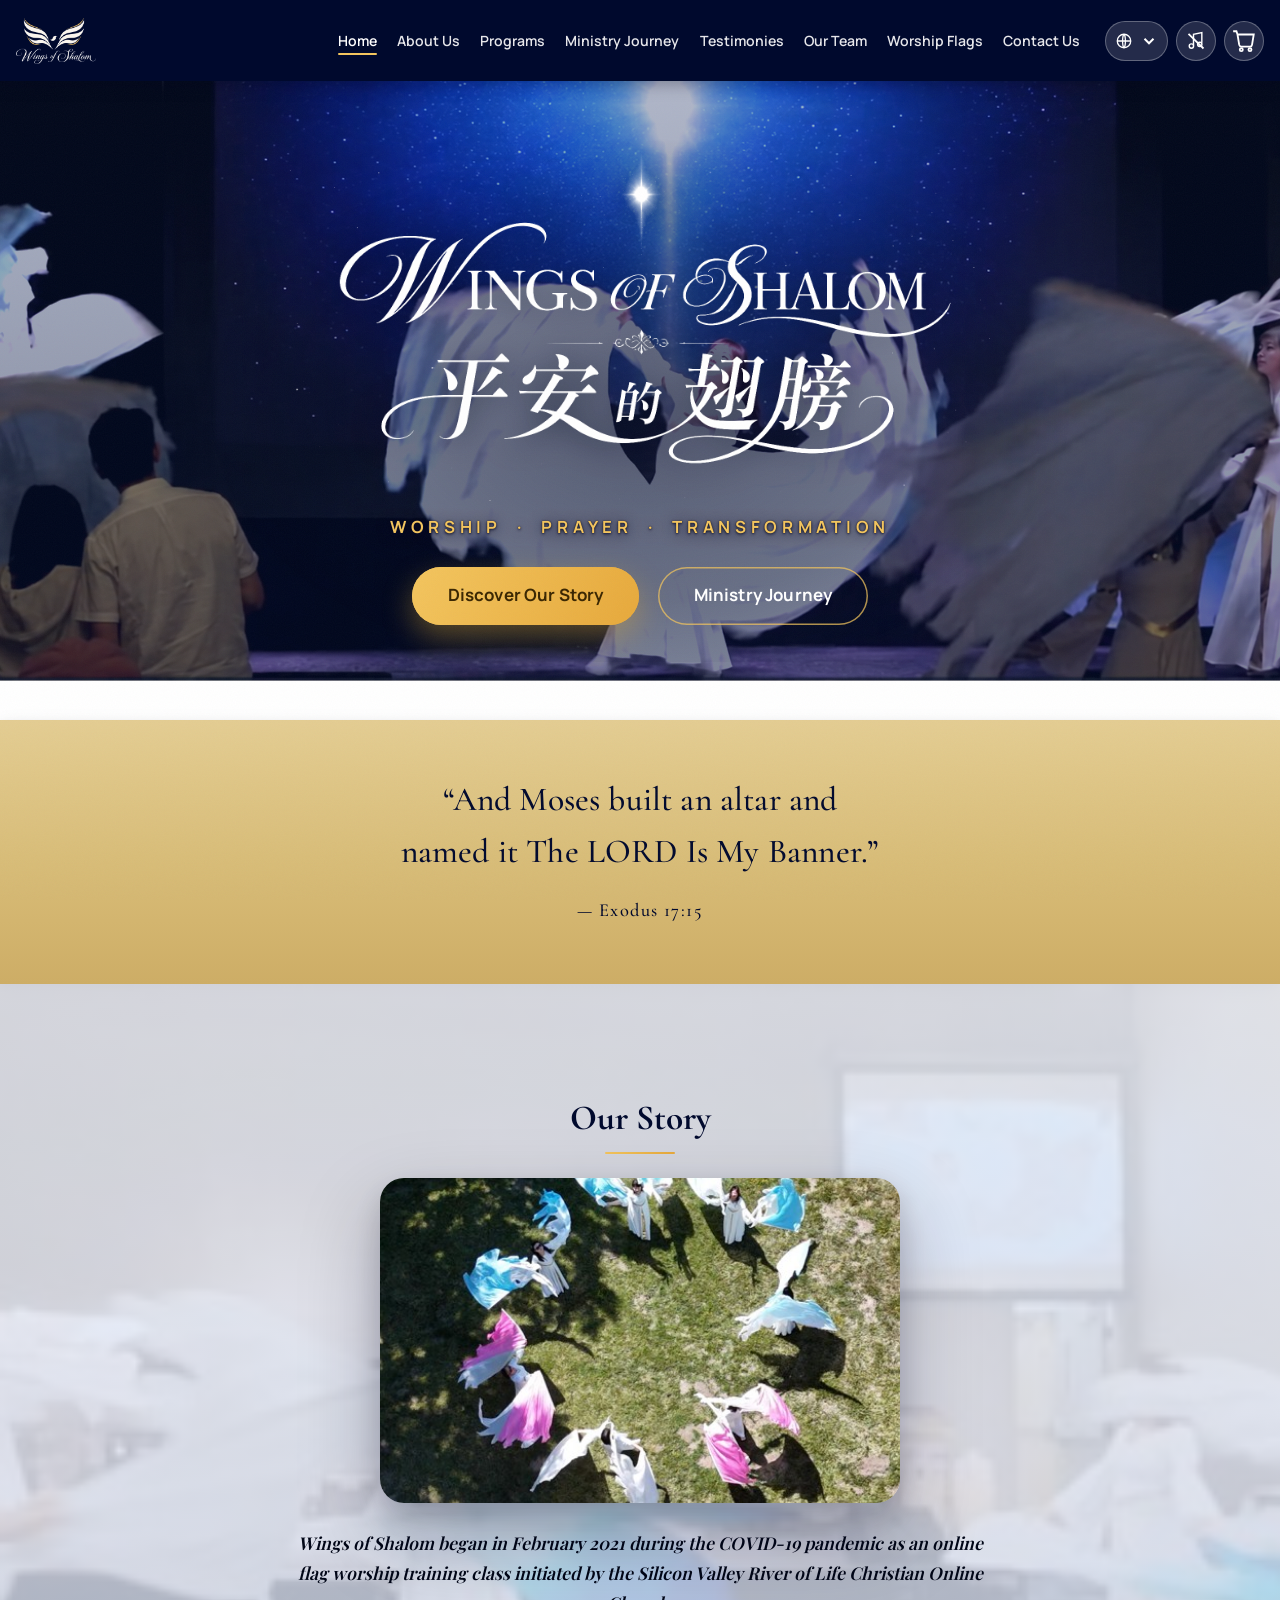
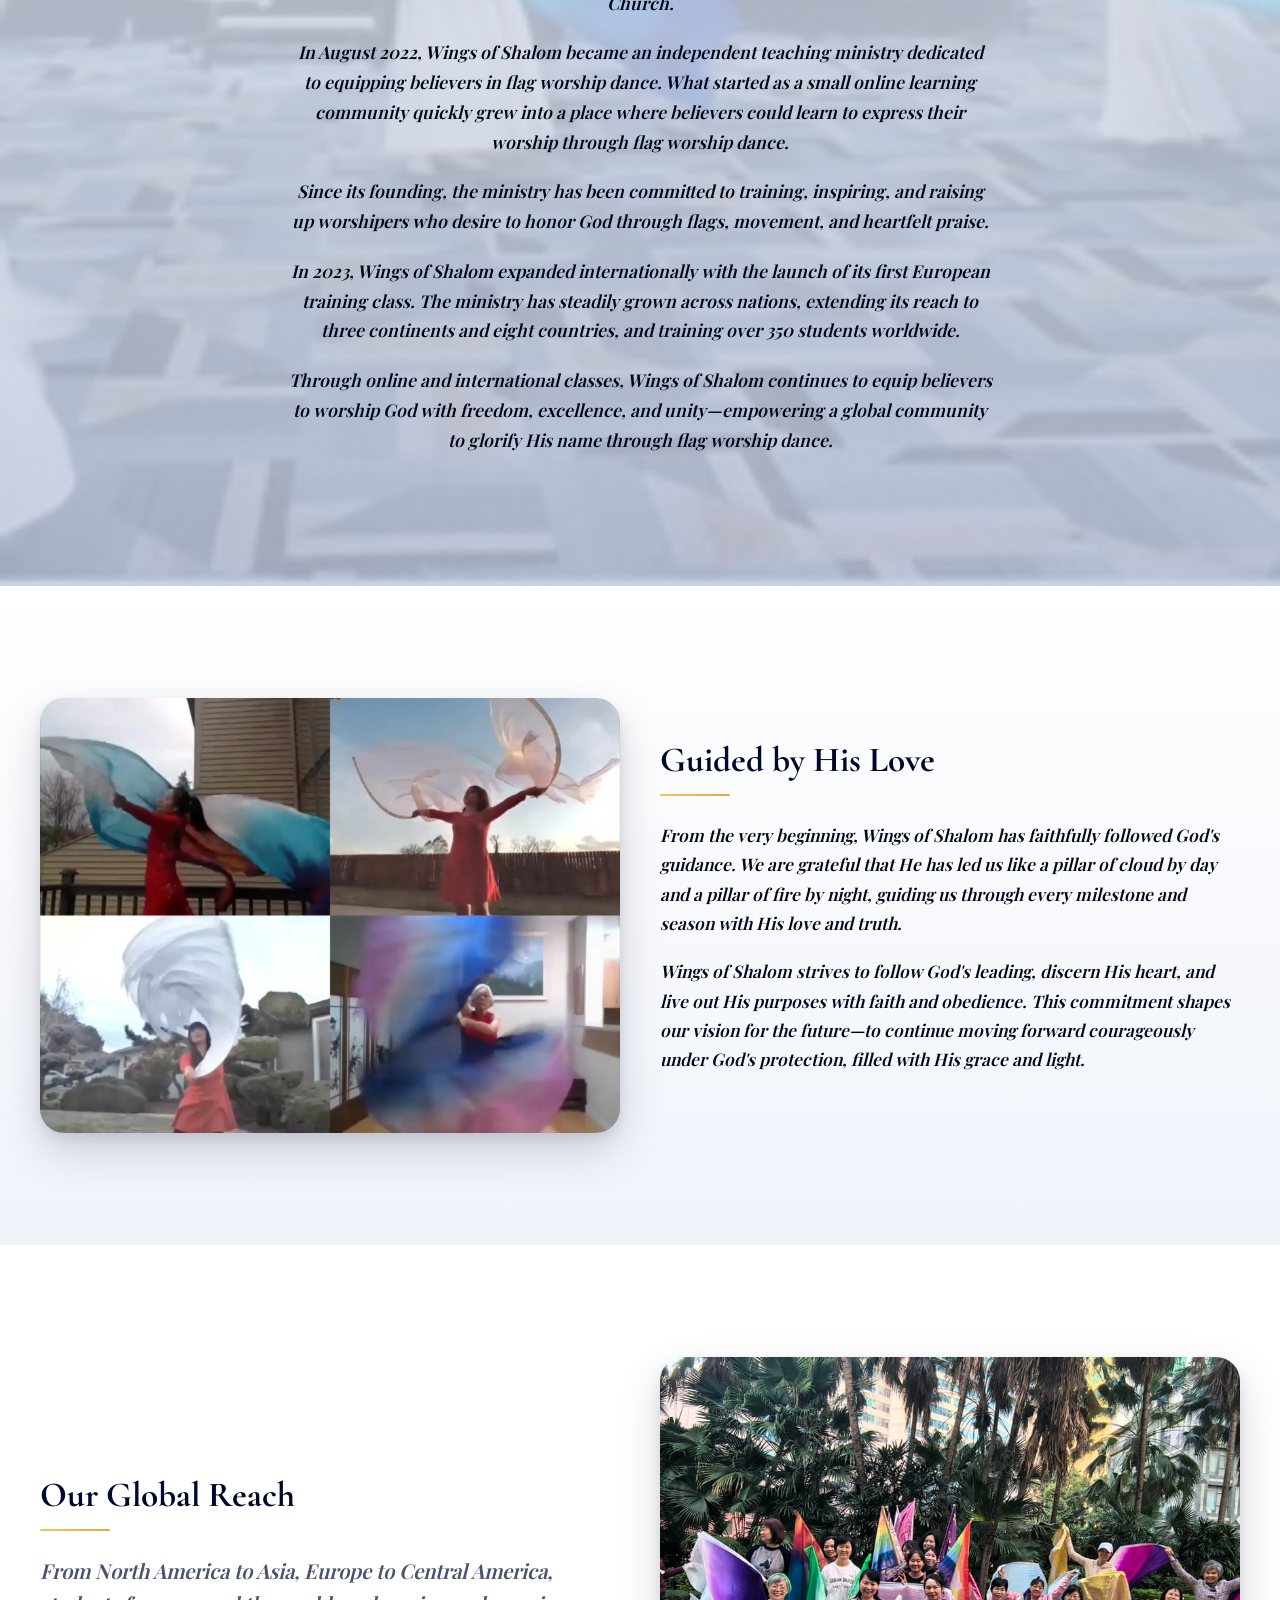
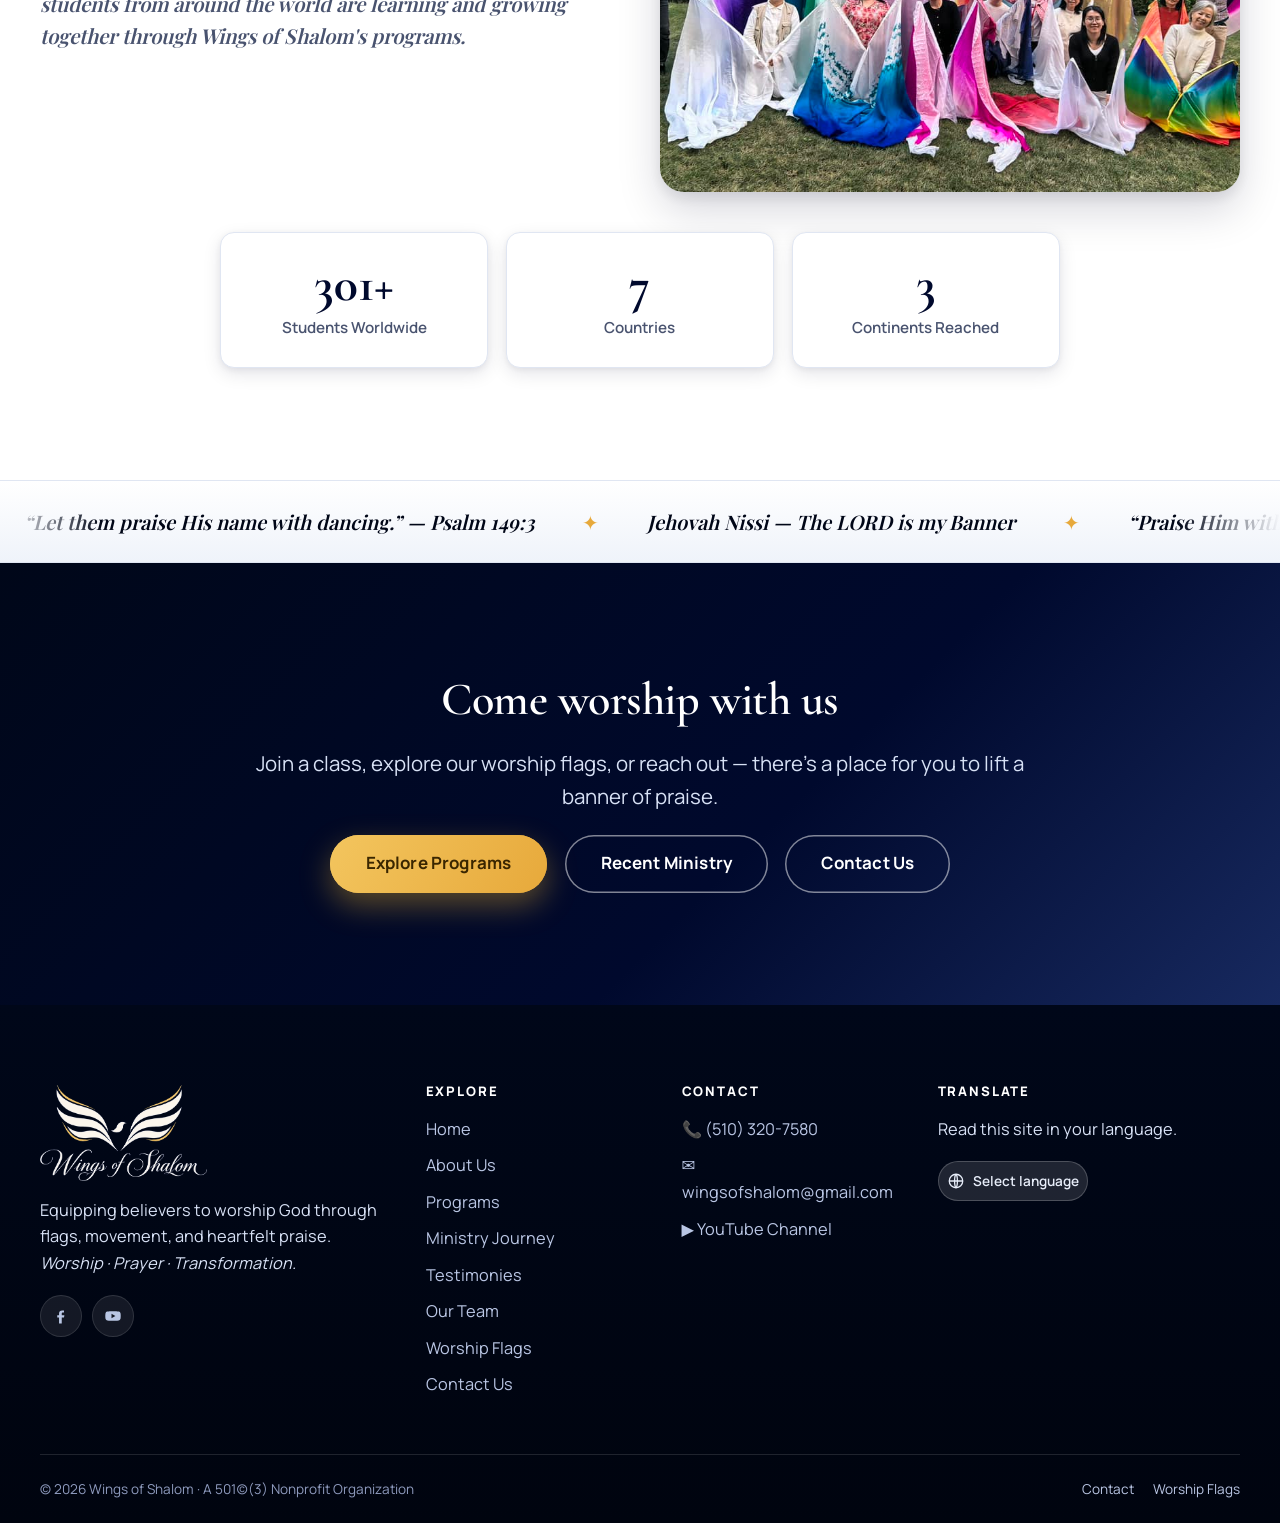
<file: index.html>
<!doctype html>
<html lang="en">
<head>
  <meta charset="utf-8">
  <meta name="viewport" content="width=device-width, initial-scale=1">
  <title>Wings of Shalom — Worship · Prayer · Transformation</title>
  <meta name="description" content="Wings of Shalom (平安的翅膀) — a 501(c)(3) worship flag-dance ministry equipping believers to worship God through flags, movement, and heartfelt praise.">
  <link rel="icon" href="assets/img/favicon.svg" type="image/svg+xml">
  <meta property="og:title" content="Wings of Shalom — Worship · Prayer · Transformation">
  <meta property="og:description" content="A worship flag-dance ministry raising up banner warriors across the nations.">
  <meta property="og:image" content="https://wingsofshalom.org/assets/img/photos/title.png">
  <meta property="og:url" content="https://wingsofshalom.org/">
  <meta name="twitter:card" content="summary_large_image">
  <meta name="twitter:image" content="https://wingsofshalom.org/assets/img/photos/title.png">
  <link rel="preload" as="font" type="font/woff2" href="assets/fonts/great-vibes-400.woff2" crossorigin>
  <link rel="preload" as="font" type="font/woff2" href="assets/fonts/cormorant-600.woff2" crossorigin>
  <link rel="stylesheet" href="assets/css/theme.css">
  <script defer src="assets/js/products.js"></script>
  <script defer src="assets/js/components.js"></script>
  <script defer src="assets/js/store.js"></script>
  <script defer src="assets/js/main.js"></script>
  <script defer src="assets/js/sound.js"></script>
</head>
<body>
<div id="site-header"></div>

<main>
  <!-- ============================ HERO ============================ -->
  <section class="home-hero">
    <div class="bg" data-parallax="0.12"><img src="assets/img/photos/home-bg-open-heavenly-window.png" alt="Open heavenly window"></div>
    <div class="inner">
      <img class="hero-name notranslate" translate="no" src="assets/img/photos/home-title-lockup.png" alt="Wings of Shalom — 平安的翅膀" data-reveal="zoom">
      <p class="tagline" data-reveal data-reveal-delay="2">Worship &nbsp;·&nbsp; Prayer &nbsp;·&nbsp; Transformation</p>
      <div class="flex center wrap" data-reveal data-reveal-delay="3" style="margin-top:1.6rem">
        <a class="btn lg gold" href="#our-story" data-magnetic="0.3">Discover Our Story</a>
        <a class="btn lg ghost" href="ministry-journey.html">Ministry Journey</a>
      </div>
    </div>
  </section>

  <!-- ===================== EXODUS 17:15 BAND ====================== -->
  <div class="verse-band" data-reveal>
    <p class="v">“And Moses built an altar and named it The LORD Is My Banner.”
      <span class="ref">— Exodus 17:15</span></p>
  </div>

  <!-- =========================== OUR STORY ======================== -->
  <section class="section collage" id="our-story">
    <div class="bg"><img src="assets/img/photos/aerial-colorful.jpg" alt=""></div>
    <div class="container narrow">
      <span class="sec-head is-center" data-reveal>Our Story</span>
      <div class="tilt" data-tilt="4" data-reveal="zoom" style="max-width:520px;margin:0 auto 1.6rem">
        <div class="tilt-lift" style="border-radius:var(--r-lg);overflow:hidden;box-shadow:var(--sh-4)">
          <img src="assets/img/photos/from-the-air.jpg" alt="Wings of Shalom worship from the air" class="obj-cover" style="aspect-ratio:16/10">
        </div>
      </div>
      <div class="prose-accent" style="text-align:center;max-width:64ch;margin:0 auto;font-family:var(--font-quote);font-style:italic;font-size:1.1rem;line-height:1.7">
        <p data-reveal="swipe">Wings of Shalom began in February 2021 during the COVID-19 pandemic as an online flag worship training class initiated by the Silicon Valley River of Life Christian Online Church.</p>
        <p data-reveal="swipe" data-reveal-delay="1">In August 2022, Wings of Shalom became an independent teaching ministry dedicated to equipping believers in flag worship dance. What started as a small online learning community quickly grew into a place where believers could learn to express their worship through flag worship dance.</p>
        <p data-reveal="swipe" data-reveal-delay="2">Since its founding, the ministry has been committed to training, inspiring, and raising up worshipers who desire to honor God through flags, movement, and heartfelt praise.</p>
        <p data-reveal="swipe" data-reveal-delay="3">In 2023, Wings of Shalom expanded internationally with the launch of its first European training class. The ministry has steadily grown across nations, extending its reach to three continents and eight countries, and training over 350 students worldwide.</p>
        <p data-reveal="swipe" data-reveal-delay="4">Through online and international classes, Wings of Shalom continues to equip believers to worship God with freedom, excellence, and unity—empowering a global community to glorify His name through flag worship dance.</p>
      </div>
    </div>
  </section>

  <!-- ====================== GUIDED BY HIS LOVE ==================== -->
  <section class="section band soft">
    <div class="container">
      <div class="info-row">
        <div data-reveal="left" data-tilt="6" class="tilt">
          <div class="tilt-lift info-media"><img src="assets/img/photos/dancer-red-raised.jpg" alt="Guided by His love"></div>
        </div>
        <div data-reveal="right">
          <span class="sec-head" style="display:inline-block">Guided by His Love</span>
          <div class="prose-accent" style="font-family:var(--font-quote);font-style:italic;font-size:1.08rem;line-height:1.7">
            <p>From the very beginning, Wings of Shalom has faithfully followed God's guidance. We are grateful that He has led us like a pillar of cloud by day and a pillar of fire by night, guiding us through every milestone and season with His love and truth.</p>
            <p>Wings of Shalom strives to follow God's leading, discern His heart, and live out His purposes with faith and obedience. This commitment shapes our vision for the future—to continue moving forward courageously under God's protection, filled with His grace and light.</p>
          </div>
        </div>
      </div>
    </div>
  </section>

  <!-- ====================== OUR GLOBAL REACH ====================== -->
  <section class="section">
    <div class="container">
      <div class="info-row" style="margin-bottom:var(--sp-5)">
        <div data-reveal="left">
          <span class="sec-head" style="display:inline-block">Our Global Reach</span>
          <p class="lead" style="font-family:var(--font-quote);font-style:italic">From North America to Asia, Europe to Central America, students from around the world are learning and growing together through Wings of Shalom's programs.</p>
        </div>
        <div data-reveal="right" data-tilt="5" class="tilt">
          <div class="tilt-lift info-media shine-border"><img src="assets/img/photos/group-guangzhou-rainbow.jpg" alt="Wings of Shalom students worldwide"></div>
        </div>
      </div>
      <div class="stat-cards">
        <div class="stat-card" data-reveal><b data-count="350" data-suffix="+">0</b><span>Students Worldwide</span></div>
        <div class="stat-card" data-reveal data-reveal-delay="1"><b data-count="8">0</b><span>Countries</span></div>
        <div class="stat-card" data-reveal data-reveal-delay="2"><b data-count="3">0</b><span>Continents Reached</span></div>
      </div>
    </div>
  </section>

  <!-- ===================== SCRIPTURE MARQUEE ====================== -->
  <div class="band soft" style="padding:1.5rem 0;border-block:1px solid var(--line)">
    <div class="marquee"><ul>
      <li>“Let them praise His name with dancing.” — Psalm 149:3</li>
      <li>Jehovah Nissi — The LORD is my Banner</li>
      <li>“Praise Him with the timbrel and dance.” — Psalm 150:4</li>
      <li>Worship · Prayer · Transformation</li>
    </ul></div>
  </div>

  <!-- ========================= INVITATION ========================= -->
  <section class="section band royal" style="text-align:center">
    <div class="narrow">
      <h2 data-reveal style="color:#fff">Come worship with us</h2>
      <p class="lead" data-reveal data-reveal-delay="1" style="color:#D7E1F5">Join a class, explore our worship flags, or reach out — there's a place for you to lift a banner of praise.</p>
      <div class="flex center wrap" data-reveal data-reveal-delay="2" style="margin-top:1.4rem">
        <a class="btn lg gold" href="programs.html" data-magnetic="0.3">Explore Programs</a>
        <a class="btn lg ghost" href="ministry-journey.html">Recent Ministry</a>
        <a class="btn lg ghost" href="contact.html">Contact Us</a>
      </div>
    </div>
  </section>
</main>

<div id="site-footer"></div>
</body>
</html>
</file>
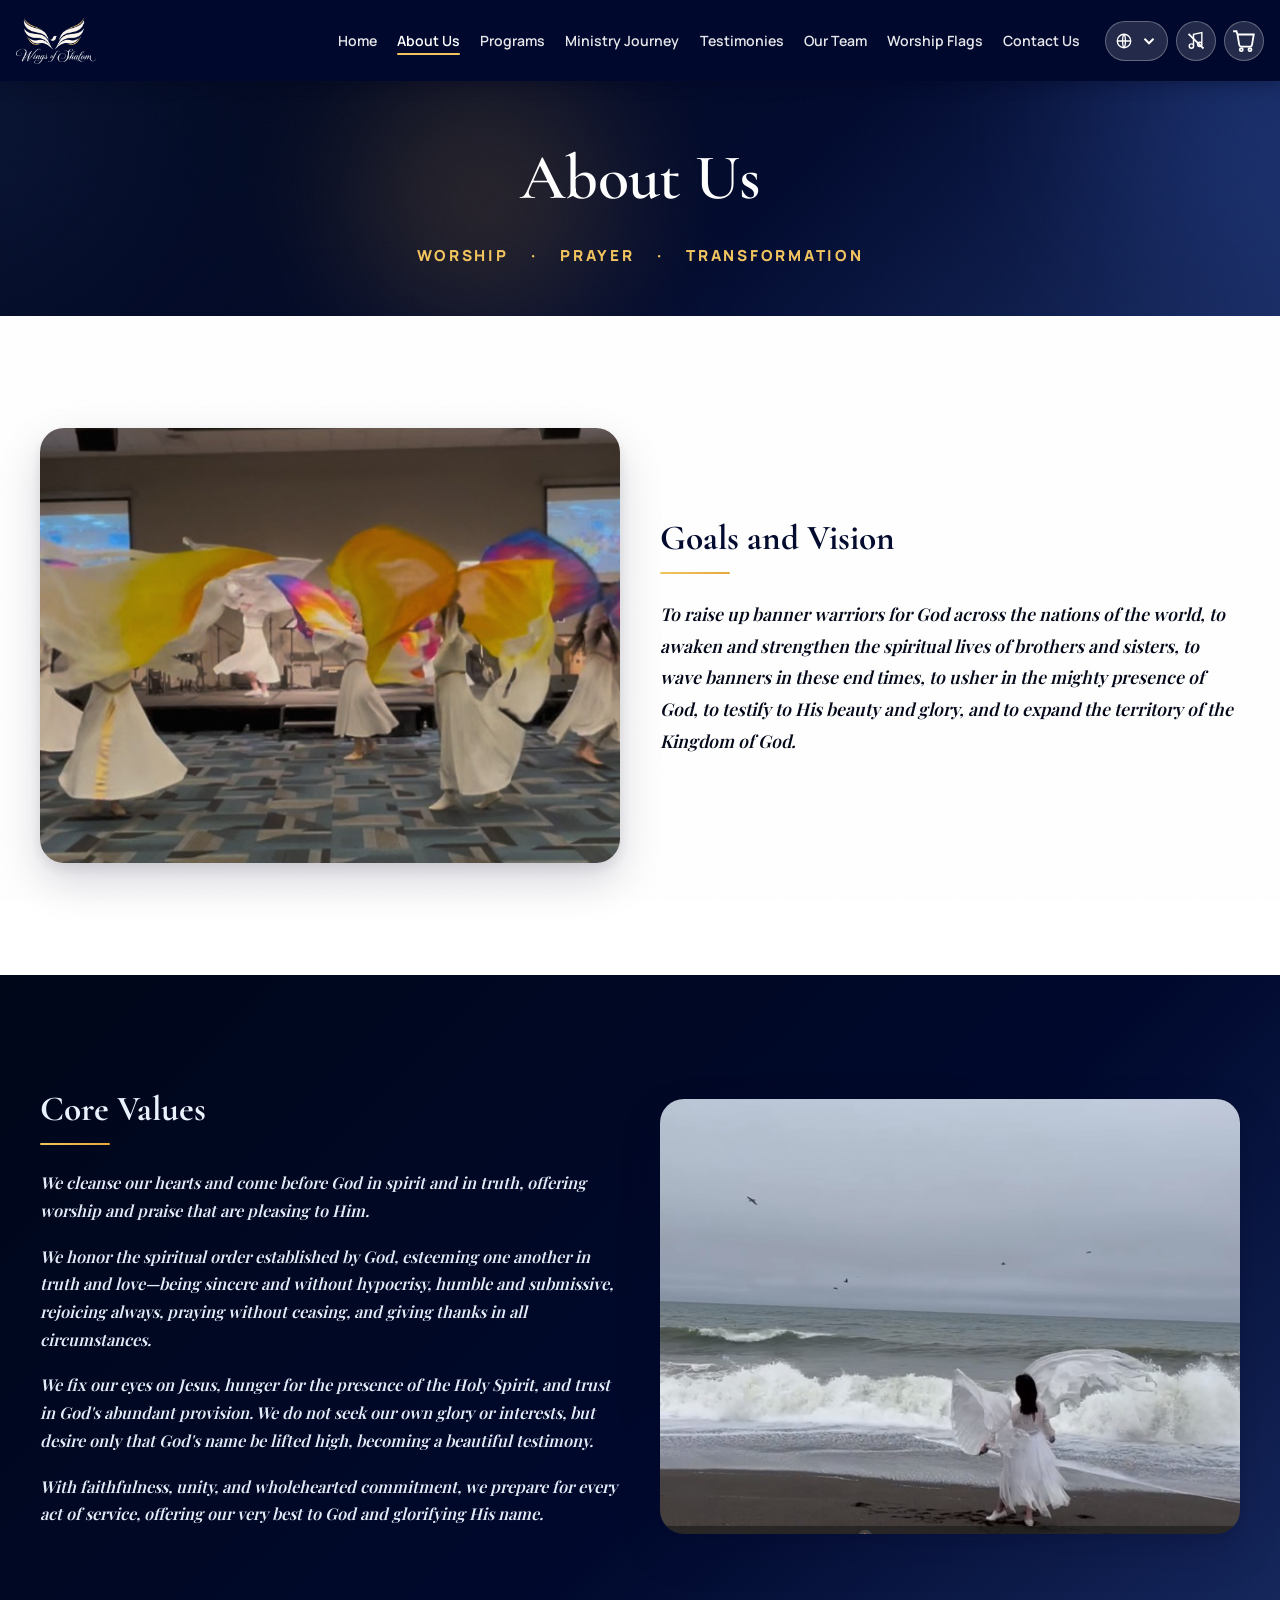
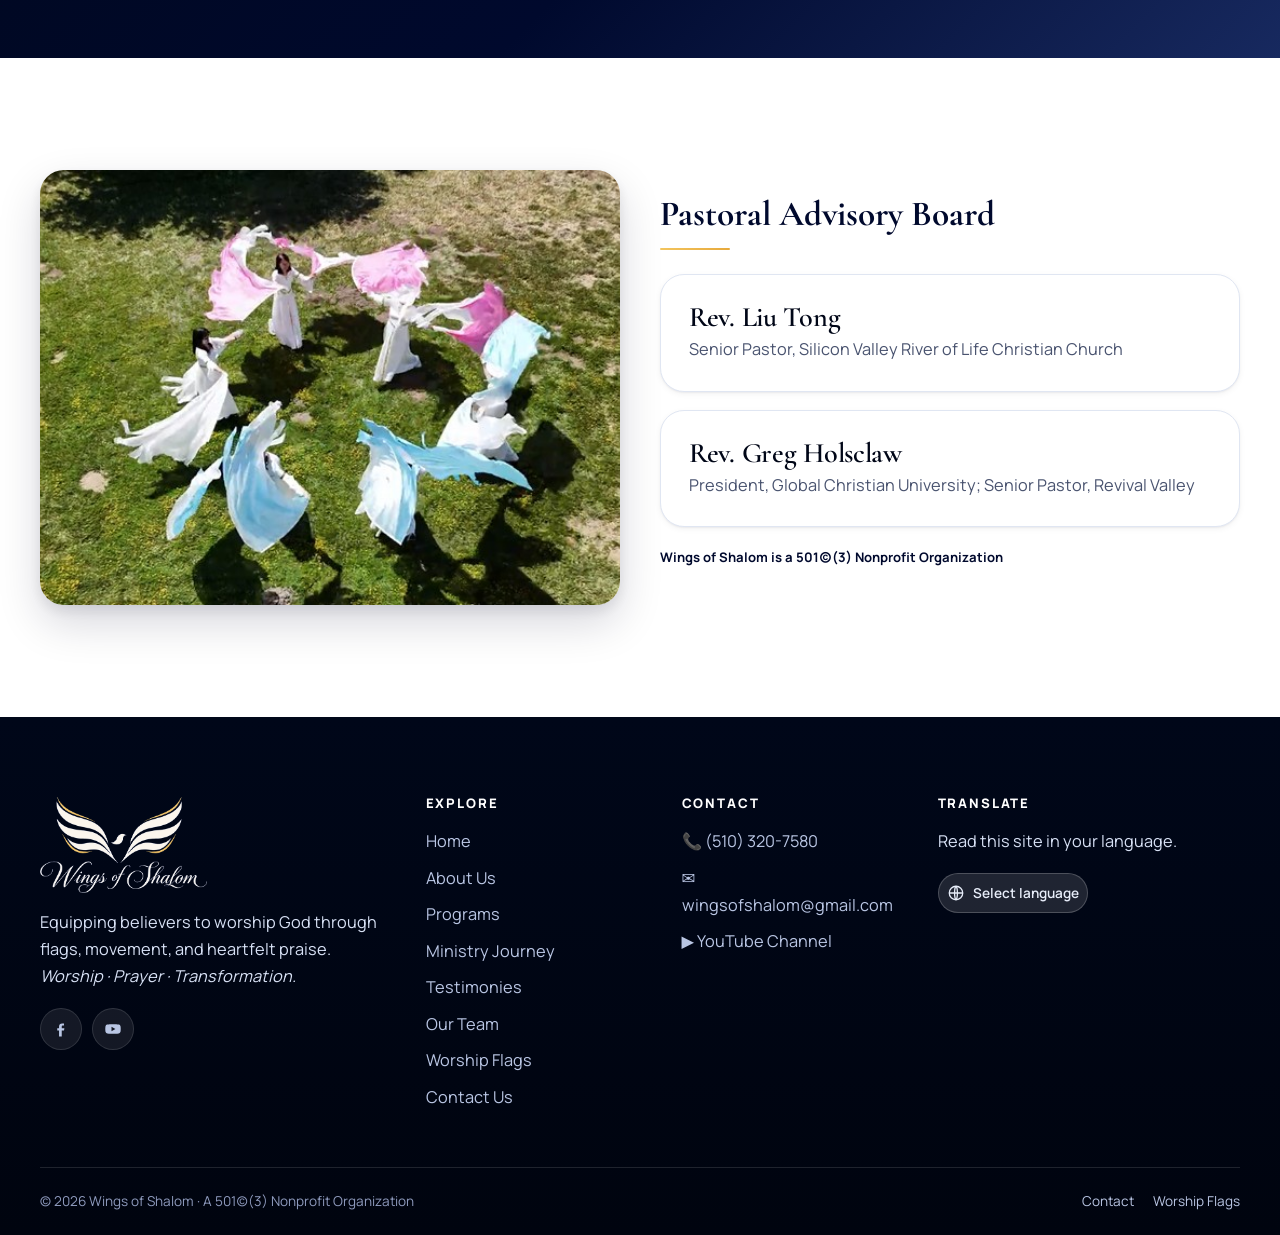
<file: about.html>
<!doctype html>
<html lang="en">
<head>
  <meta charset="utf-8">
  <meta name="viewport" content="width=device-width, initial-scale=1">
  <title>About Us — Wings of Shalom</title>
  <meta name="description" content="Goals and vision, core values, and pastoral advisory board of Wings of Shalom — a worship flag-dance ministry.">
  <link rel="icon" href="assets/img/favicon.svg" type="image/svg+xml">
  <link rel="preload" as="font" type="font/woff2" href="assets/fonts/cormorant-600.woff2" crossorigin>
  <link rel="stylesheet" href="assets/css/theme.css">
  <script defer src="assets/js/products.js"></script>
  <script defer src="assets/js/components.js"></script>
  <script defer src="assets/js/store.js"></script>
  <script defer src="assets/js/main.js"></script>
  <script defer src="assets/js/sound.js"></script>
</head>
<body>
<div id="site-header"></div>

<main>
  <section class="band royal" style="padding:9rem 0 3rem;position:relative;overflow:hidden;text-align:center">
    <div class="aurora" style="opacity:.4"><i></i><i></i><i></i></div>
    <div class="container" style="position:relative;z-index:2">
      <h1 data-reveal style="color:#fff">About Us</h1>
      <div class="flex center wrap" data-reveal data-reveal-delay="1" style="gap:1.4rem;color:var(--gold-400);font-weight:800;letter-spacing:.18em;text-transform:uppercase;font-size:.95rem;margin-top:.4rem">
        <span>Worship</span><span>·</span><span>Prayer</span><span>·</span><span>Transformation</span>
      </div>
    </div>
  </section>

  <!-- Goals and Vision -->
  <section class="section">
    <div class="container">
      <div class="info-row">
        <div data-reveal="left" data-tilt="6" class="tilt">
          <div class="tilt-lift info-media"><img src="assets/img/photos/about-story.jpg" alt="Wings of Shalom — our story"></div>
        </div>
        <div data-reveal="right">
          <span class="sec-head" style="display:inline-block">Goals and Vision</span>
          <div class="prose-accent" style="font-family:var(--font-quote);font-style:italic;font-size:1.1rem;line-height:1.8">
            <p>To raise up banner warriors for God across the nations of the world, to awaken and strengthen the spiritual lives of brothers and sisters, to wave banners in these end times, to usher in the mighty presence of God, to testify to His beauty and glory, and to expand the territory of the Kingdom of God.</p>
          </div>
        </div>
      </div>
    </div>
  </section>

  <!-- Core Values -->
  <section class="section band royal on-dark">
    <div class="container">
      <div class="info-row">
        <div data-reveal="left">
          <span class="sec-head" style="display:inline-block">Core Values</span>
          <div style="font-family:var(--font-quote);font-style:italic;line-height:1.7;color:#E3EAF8">
            <p data-reveal="swipe">We cleanse our hearts and come before God in spirit and in truth, offering worship and praise that are pleasing to Him.</p>
            <p data-reveal="swipe" data-reveal-delay="1">We honor the spiritual order established by God, esteeming one another in truth and love—being sincere and without hypocrisy, humble and submissive, rejoicing always, praying without ceasing, and giving thanks in all circumstances.</p>
            <p data-reveal="swipe" data-reveal-delay="2">We fix our eyes on Jesus, hunger for the presence of the Holy Spirit, and trust in God's abundant provision. We do not seek our own glory or interests, but desire only that God's name be lifted high, becoming a beautiful testimony.</p>
            <p data-reveal="swipe" data-reveal-delay="3">With faithfulness, unity, and wholehearted commitment, we prepare for every act of service, offering our very best to God and glorifying His name.</p>
          </div>
        </div>
        <div data-reveal="right" data-tilt="5" class="tilt">
          <div class="tilt-lift info-media"><img src="assets/img/photos/about-corevalue.jpg" alt="Core values — Wings of Shalom"></div>
        </div>
      </div>
    </div>
  </section>

  <!-- Pastoral Advisory Board -->
  <section class="section">
    <div class="container">
      <div class="info-row">
        <div data-reveal="left" data-tilt="6" class="tilt">
          <div class="tilt-lift info-media"><img src="assets/img/photos/group-blue-pink.jpg" alt="Wings of Shalom community"></div>
        </div>
        <div data-reveal="right">
          <span class="sec-head" style="display:inline-block">Pastoral Advisory Board</span>
          <div class="stack">
            <div class="card"><div class="pad">
              <h3 style="margin:0;color:var(--brand-700)" data-noname>Rev. Liu Tong</h3>
              <p style="margin:.2rem 0 0;color:var(--text-soft)">Senior Pastor, Silicon Valley River of Life Christian Church</p>
            </div></div>
            <div class="card"><div class="pad">
              <h3 style="margin:0;color:var(--brand-700)" data-noname>Rev. Greg Holsclaw</h3>
              <p style="margin:.2rem 0 0;color:var(--text-soft)">President, Global Christian University; Senior Pastor, Revival Valley</p>
            </div></div>
          </div>
          <p class="small" style="margin-top:1.2rem;color:var(--brand-600);font-weight:700">Wings of Shalom is a 501(c)(3) Nonprofit Organization</p>
        </div>
      </div>
    </div>
  </section>
</main>

<div id="site-footer"></div>
</body>
</html>
</file>
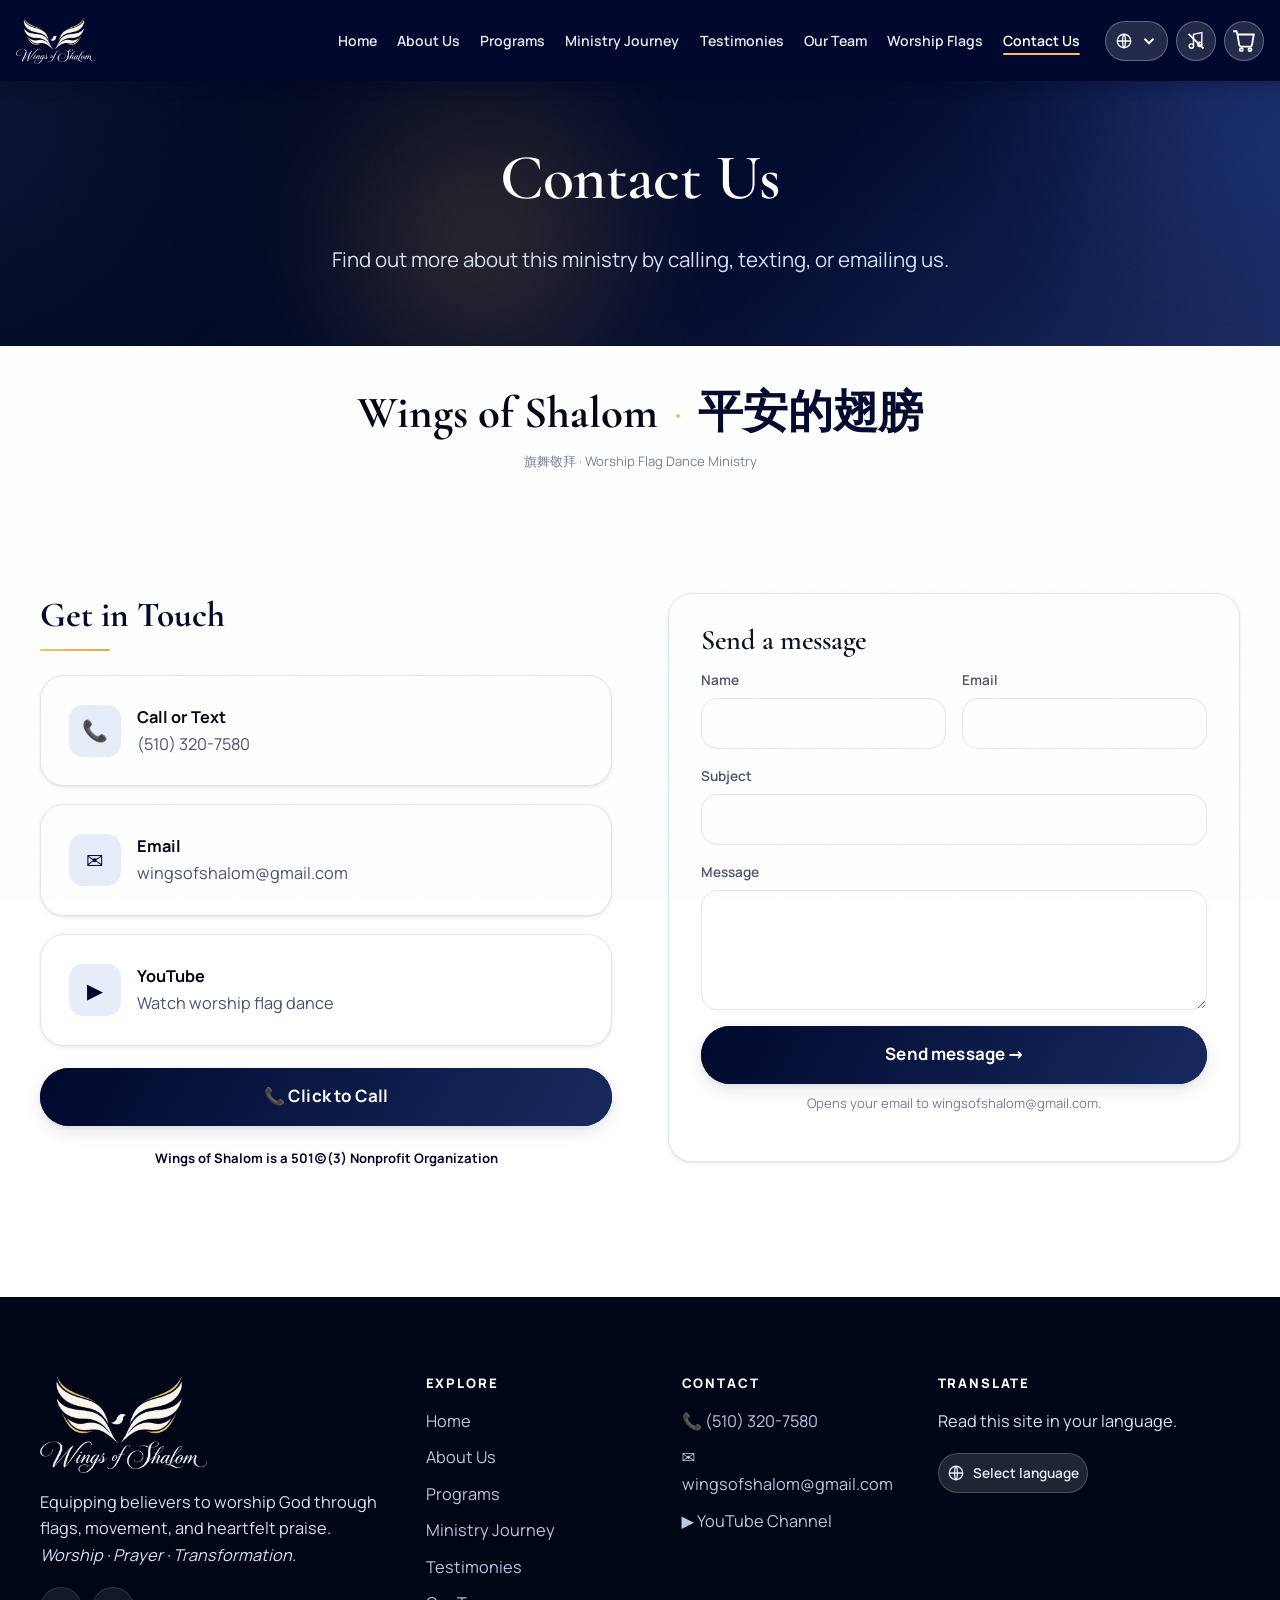
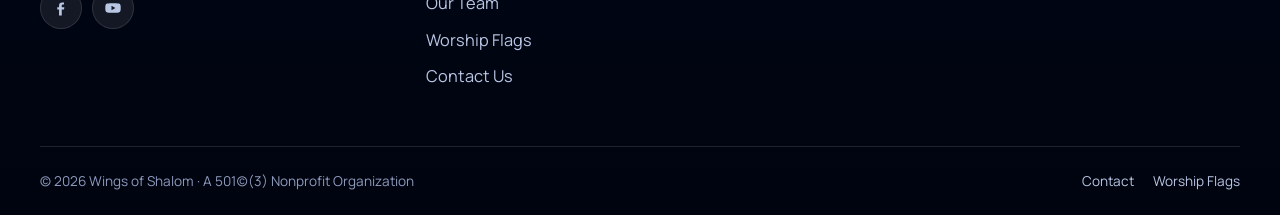
<file: contact.html>
<!doctype html>
<html lang="en">
<head>
  <meta charset="utf-8">
  <meta name="viewport" content="width=device-width, initial-scale=1">
  <title>Contact Us — Wings of Shalom</title>
  <meta name="description" content="Contact Wings of Shalom — call, text, or email us about classes, worship flags, bookings, and prayer.">
  <link rel="icon" href="assets/img/favicon.svg" type="image/svg+xml">
  <link rel="preload" as="font" type="font/woff2" href="assets/fonts/cormorant-600.woff2" crossorigin>
  <link rel="stylesheet" href="assets/css/theme.css">
  <script defer src="assets/js/products.js"></script>
  <script defer src="assets/js/components.js"></script>
  <script defer src="assets/js/store.js"></script>
  <script defer src="assets/js/main.js"></script>
  <script defer src="assets/js/sound.js"></script>
</head>
<body>
<div id="site-header"></div>

<main>
  <section class="band royal" style="padding:9rem 0 3rem;position:relative;overflow:hidden;text-align:center">
    <div class="aurora" style="opacity:.4"><i></i><i></i><i></i></div>
    <div class="container" style="position:relative;z-index:2">
      <h1 data-reveal style="color:#fff">Contact Us</h1>
      <p class="lead" data-reveal data-reveal-delay="1" style="color:#D7E1F5;max-width:52ch;margin-inline:auto">Find out more about this ministry by calling, texting, or emailing us.</p>
    </div>
  </section>

  <!-- Bilingual ministry name (never machine-translated) -->
  <div class="name-band" data-reveal>
    <div class="container">
      <div class="name-pair notranslate" translate="no">
        <span class="np-en">Wings of Shalom</span>
        <span class="np-sep" aria-hidden="true">·</span>
        <span class="np-zh">平安的翅膀</span>
      </div>
      <p class="small" style="text-align:center;color:var(--text-faint);margin:.5rem 0 0">旗舞敬拜 · Worship Flag Dance Ministry</p>
    </div>
  </div>

  <section class="section">
    <div class="container grid cols-2" style="gap:var(--sp-6);align-items:start">
      <!-- Details -->
      <div data-reveal="left">
        <span class="sec-head" style="display:inline-block">Get in Touch</span>
        <div class="stack" style="gap:1rem">
          <a class="card" href="tel:+15103207580" style="display:block"><div class="pad flex" style="gap:1rem">
            <span style="flex:0 0 auto;width:52px;height:52px;border-radius:14px;display:grid;place-items:center;background:var(--lilac-100);color:var(--brand-600);font-size:1.3rem">📞</span>
            <div><strong style="color:var(--brand-700)">Call or Text</strong><br><span style="color:var(--text-soft)">(510) 320-7580</span></div>
          </div></a>
          <a class="card" href="mailto:wingsofshalom@gmail.com" style="display:block"><div class="pad flex" style="gap:1rem">
            <span style="flex:0 0 auto;width:52px;height:52px;border-radius:14px;display:grid;place-items:center;background:var(--lilac-100);color:var(--brand-600);font-size:1.3rem">✉️</span>
            <div><strong style="color:var(--brand-700)">Email</strong><br><span style="color:var(--text-soft)">wingsofshalom@gmail.com</span></div>
          </div></a>
          <a class="card" href="https://youtube.com/channel/UC98ZPEoElNtVEr2OM-H6AbQ" target="_blank" rel="noopener" style="display:block"><div class="pad flex" style="gap:1rem">
            <span style="flex:0 0 auto;width:52px;height:52px;border-radius:14px;display:grid;place-items:center;background:var(--lilac-100);color:var(--brand-600);font-size:1.3rem">▶</span>
            <div><strong style="color:var(--brand-700)">YouTube</strong><br><span style="color:var(--text-soft)">Watch worship flag dance</span></div>
          </div></a>
        </div>
        <a class="btn lg block" href="tel:+15103207580" data-magnetic="0.2" style="margin-top:1.4rem">📞 Click to Call</a>
        <p class="small" style="text-align:center;color:var(--brand-600);font-weight:700;margin-top:1.4rem">Wings of Shalom is a 501(c)(3) Nonprofit Organization</p>
      </div>

      <!-- Message form -->
      <div class="card" data-reveal="right"><div class="pad" style="padding:2rem">
        <h3>Send a message</h3>
        <form onsubmit="return wosContact(event)">
          <div class="row-2">
            <div class="field"><label for="c-name">Name</label><input class="input" id="c-name" required></div>
            <div class="field"><label for="c-email">Email</label><input class="input" id="c-email" type="email" required></div>
          </div>
          <div class="field"><label for="c-subj">Subject</label><input class="input" id="c-subj"></div>
          <div class="field"><label for="c-msg">Message</label><textarea class="textarea" id="c-msg" required></textarea></div>
          <button class="btn block lg" type="submit">Send message →</button>
          <p class="small" style="color:var(--text-faint);margin-top:.6rem;text-align:center">Opens your email to wingsofshalom@gmail.com.</p>
        </form>
      </div></div>
    </div>
  </section>
</main>

<div id="site-footer"></div>

<script>
  function wosContact(e) {
    e.preventDefault();
    var g = function (id) { return (document.getElementById(id).value || "").trim(); };
    var body = "Name: " + g("c-name") + "%0D%0AEmail: " + g("c-email") + "%0D%0A%0D%0A" + g("c-msg");
    window.location.href = "mailto:wingsofshalom@gmail.com?subject=" +
      encodeURIComponent(g("c-subj") || "Website enquiry") + "&body=" + body;
    if (window.WOS && WOS.toast) WOS.toast("Opening your email…");
    return false;
  }
</script>
</body>
</html>
</file>
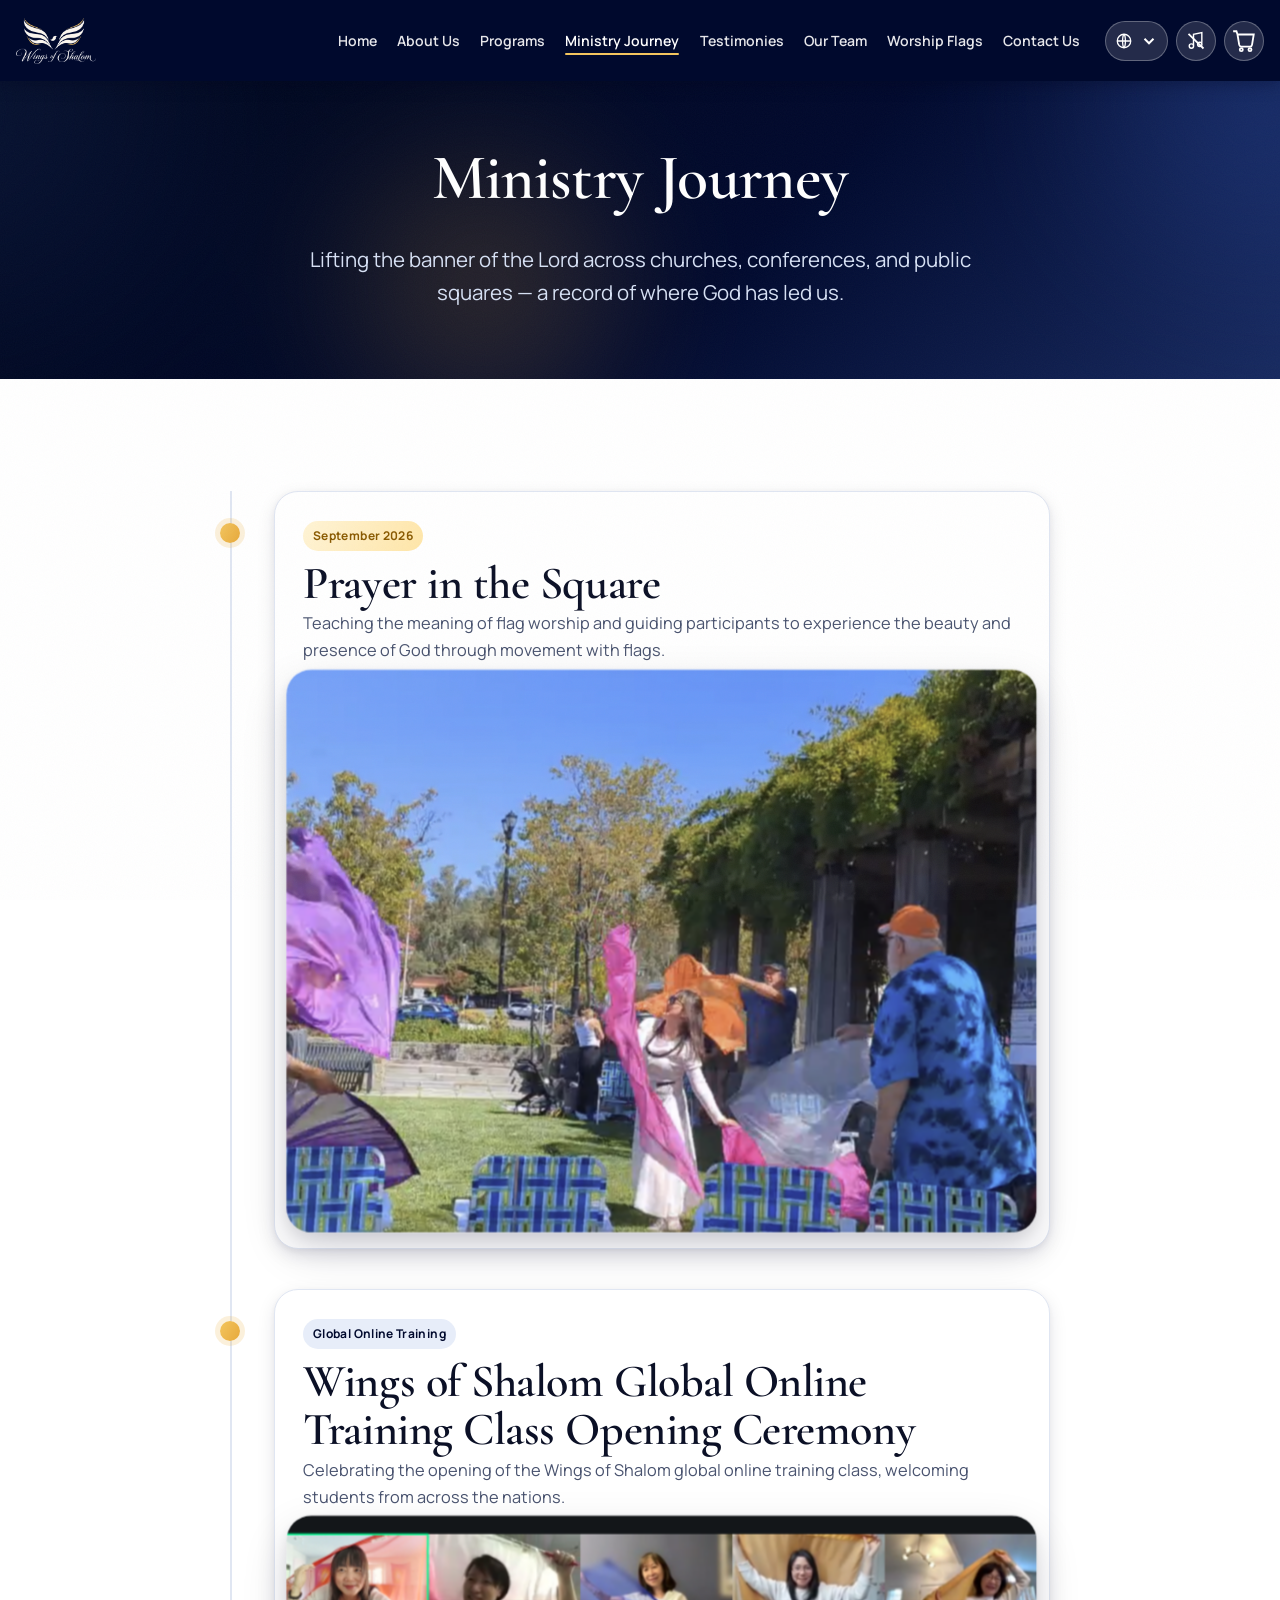
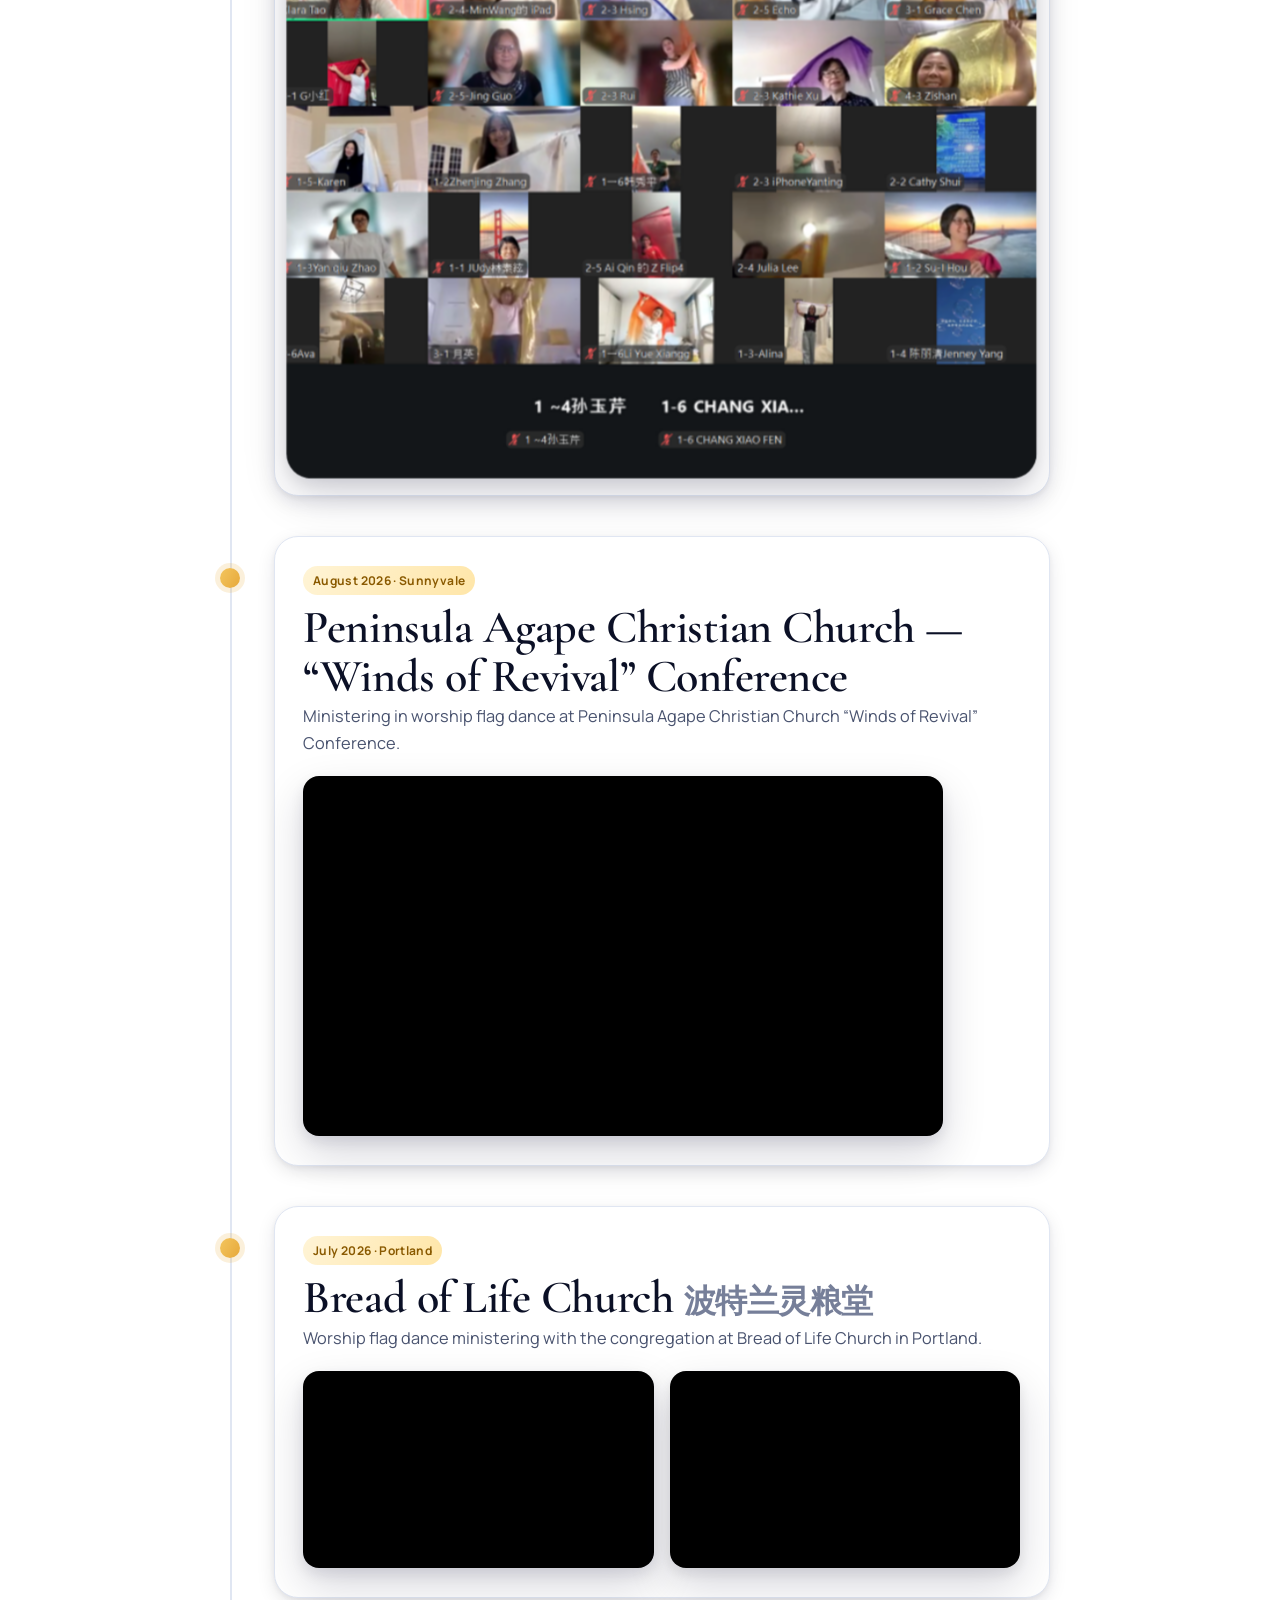
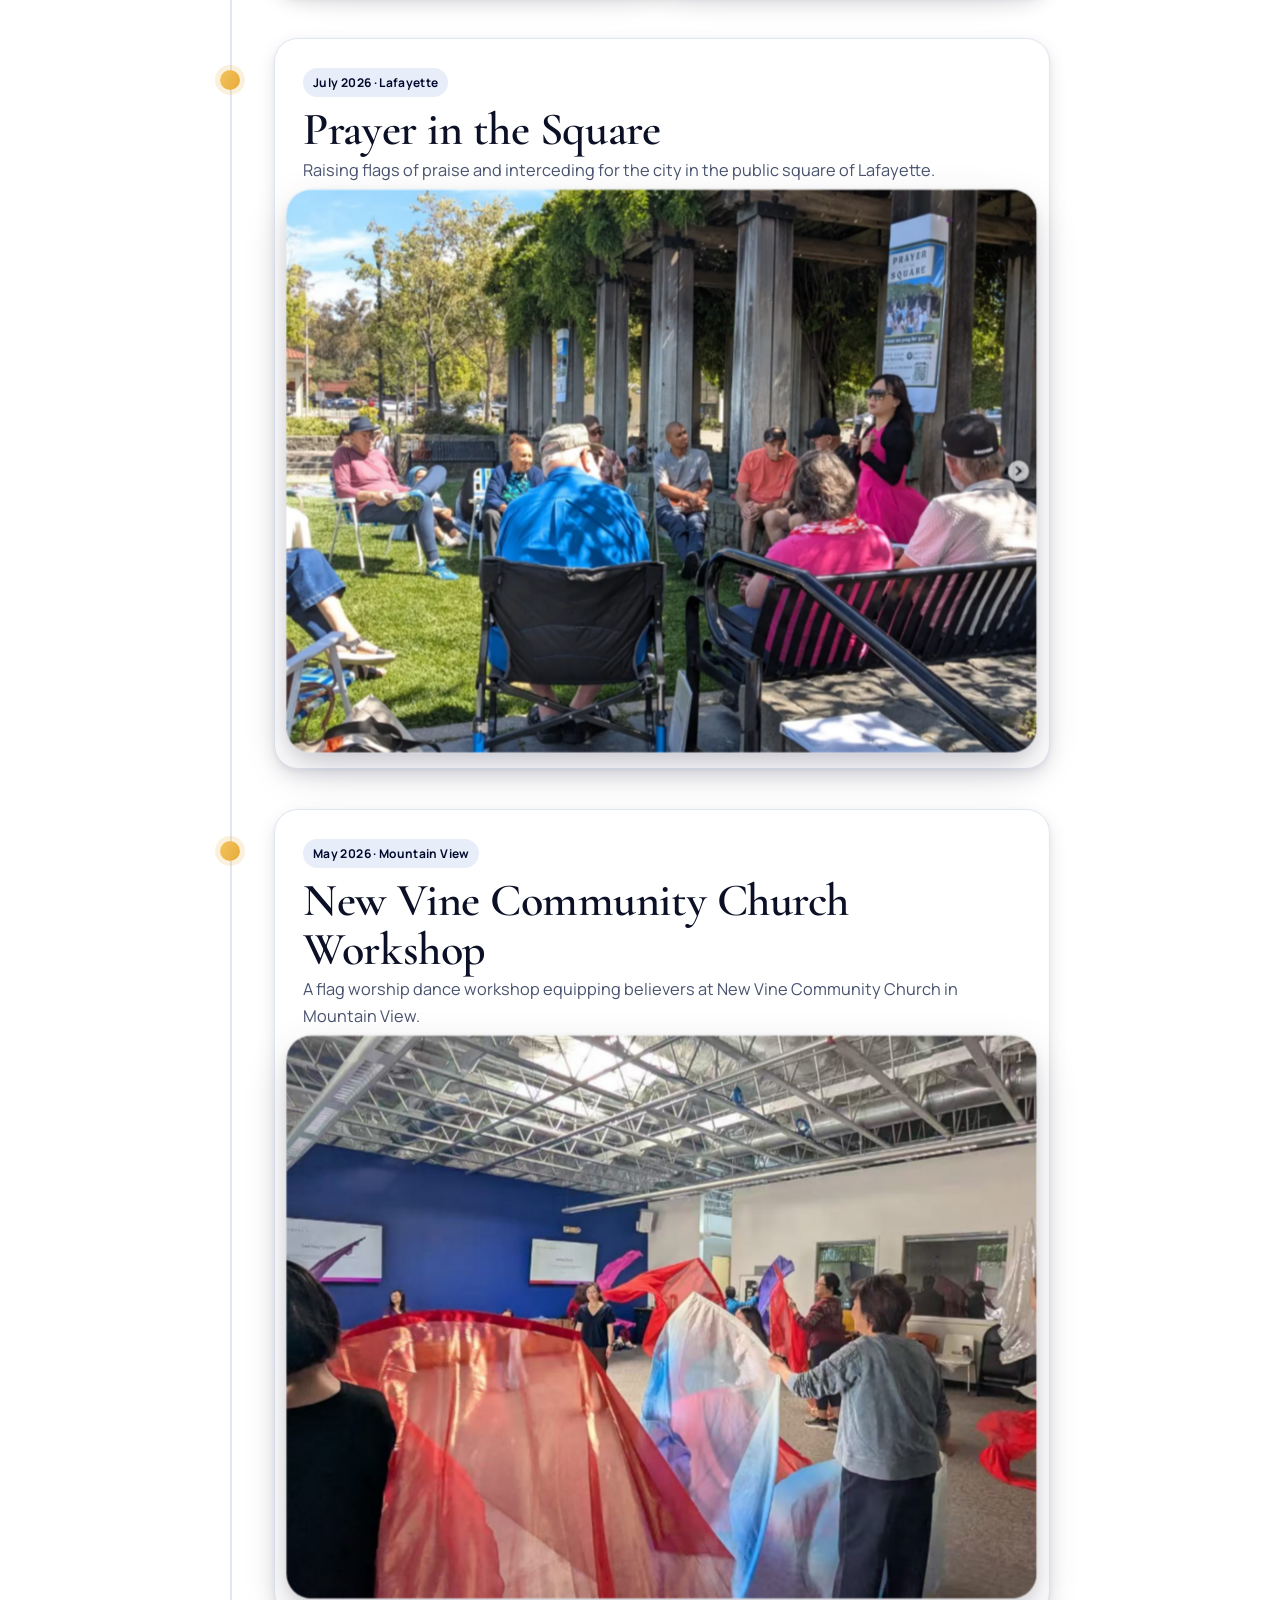
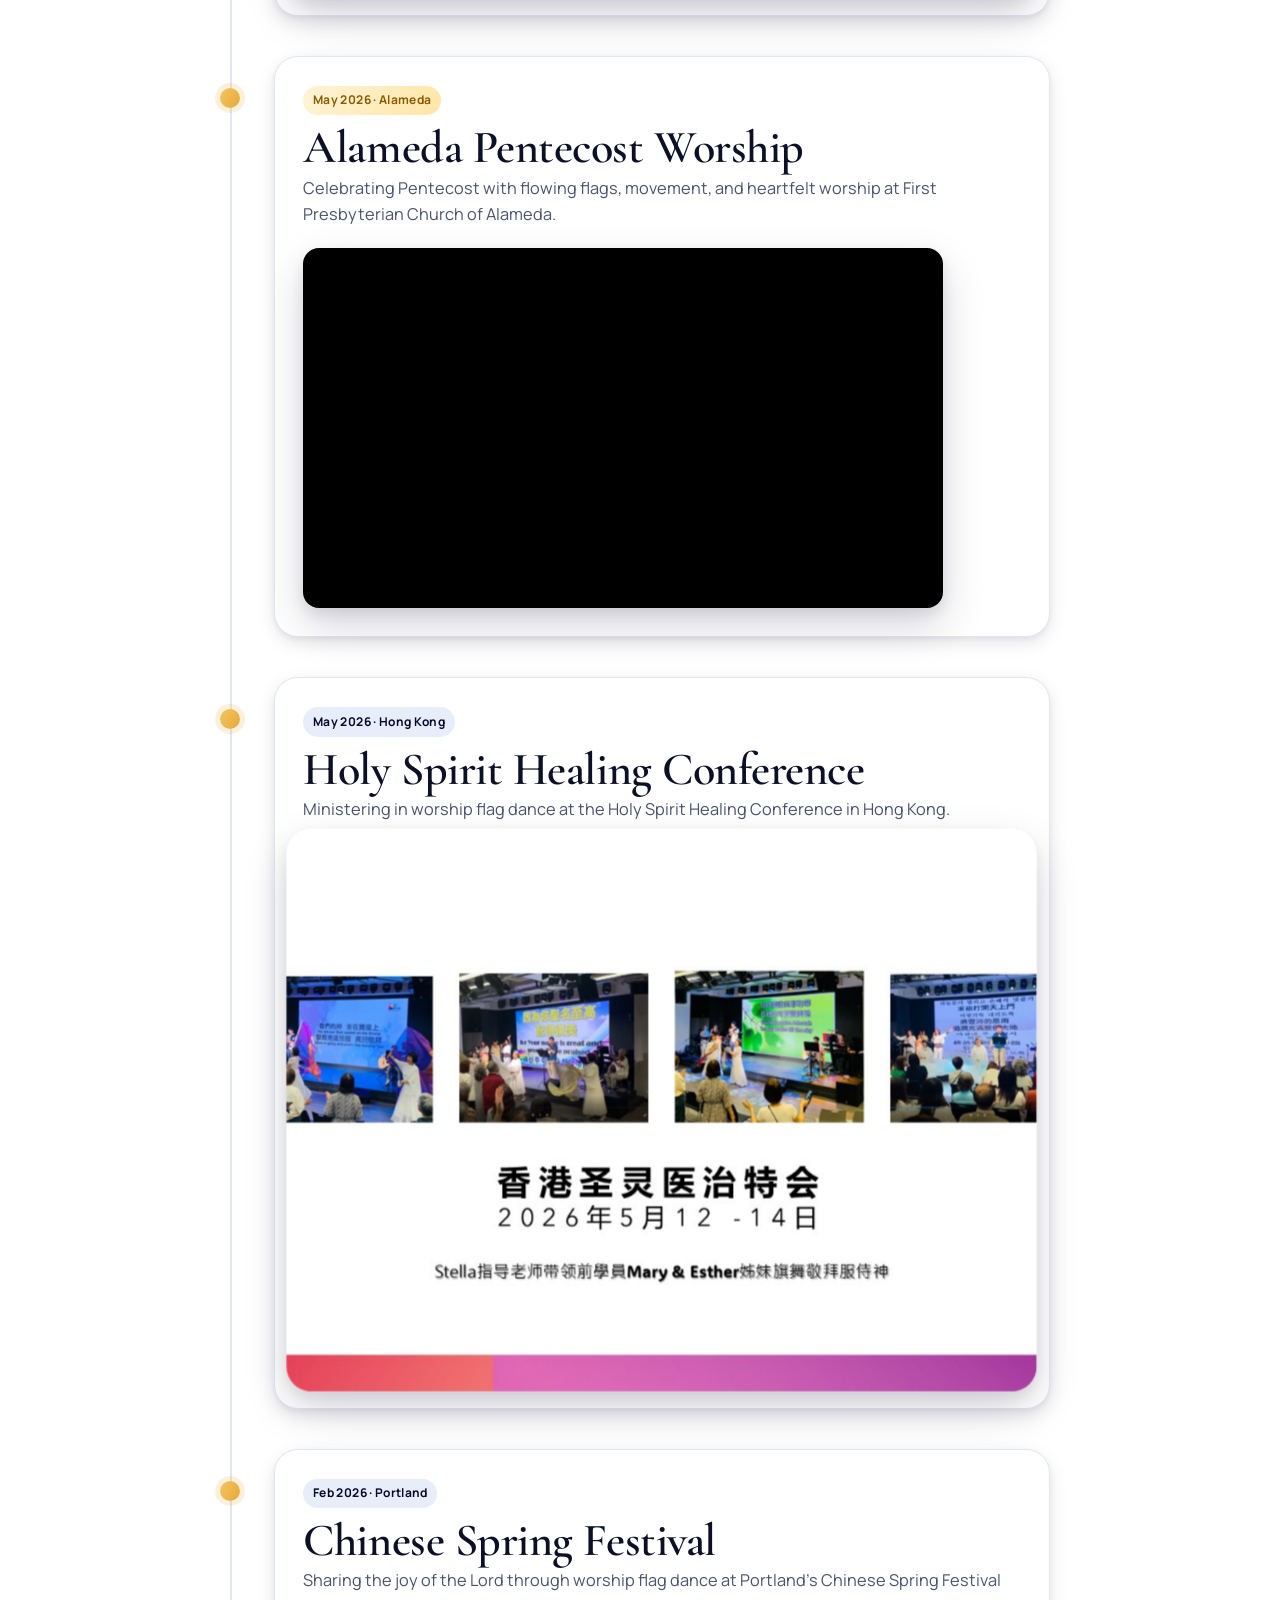
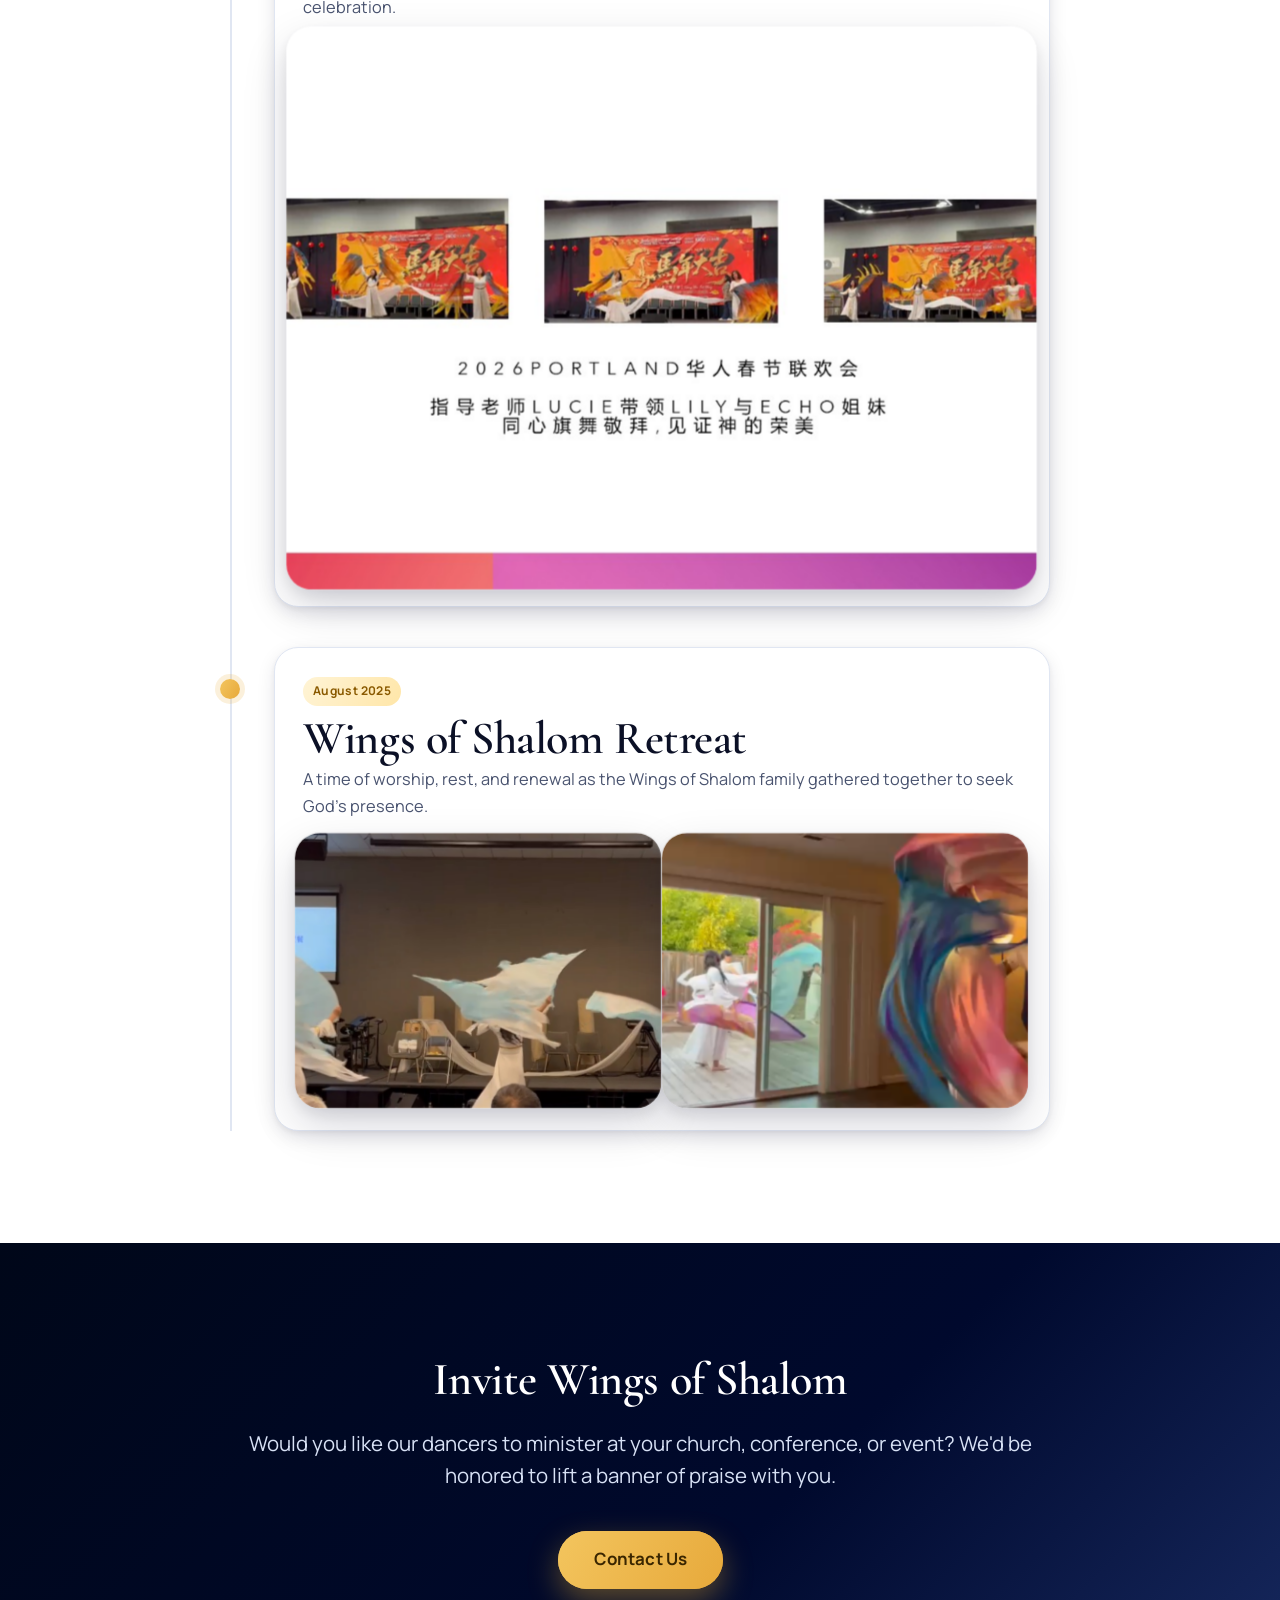
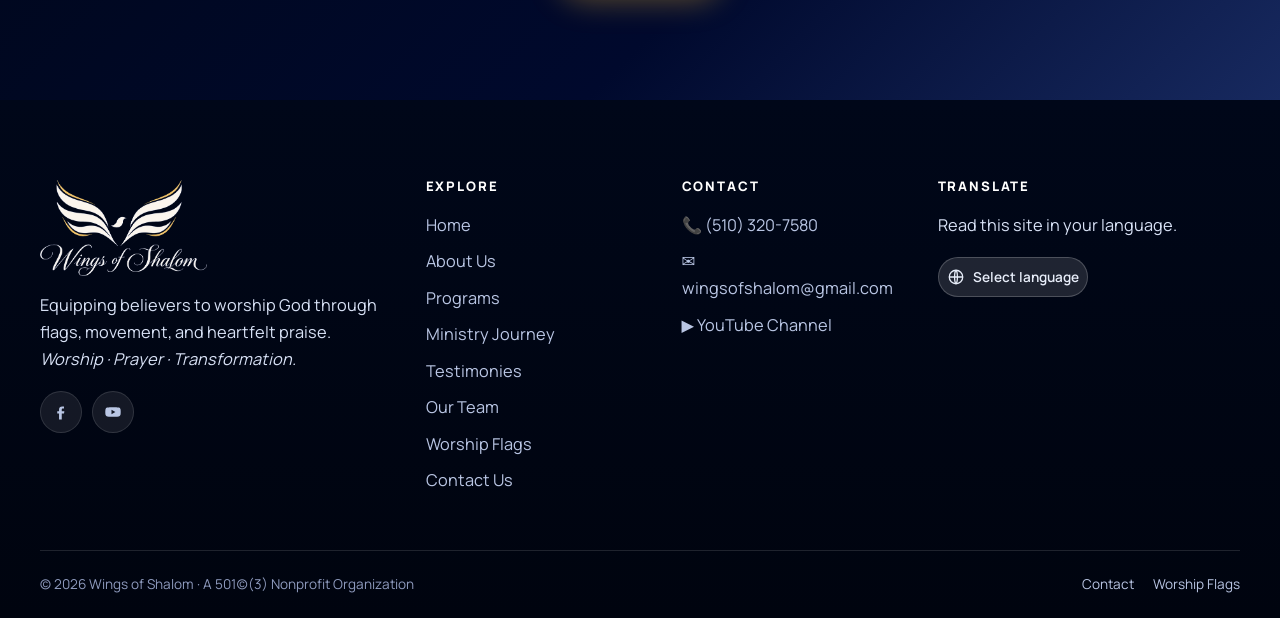
<file: ministry-journey.html>
<!doctype html>
<html lang="en">
<head>
  <meta charset="utf-8">
  <meta name="viewport" content="width=device-width, initial-scale=1">
  <title>Ministry Journey — Wings of Shalom</title>
  <meta name="description" content="Follow the Wings of Shalom ministry journey — worship flag dance at churches, conferences, and gatherings across the nations.">
  <link rel="icon" href="assets/img/favicon.svg" type="image/svg+xml">
  <link rel="preload" as="font" type="font/woff2" href="assets/fonts/cormorant-600.woff2" crossorigin>
  <link rel="stylesheet" href="assets/css/theme.css">
  <script defer src="assets/js/products.js"></script>
  <script defer src="assets/js/components.js"></script>
  <script defer src="assets/js/store.js"></script>
  <script defer src="assets/js/main.js"></script>
  <script defer src="assets/js/sound.js"></script>
</head>
<body>
<div id="site-header"></div>

<main>
  <section class="band royal" style="padding:9rem 0 3rem;position:relative;overflow:hidden;text-align:center">
    <div class="aurora" style="opacity:.4"><i></i><i></i><i></i></div>
    <div class="container" style="position:relative;z-index:2">
      <h1 data-reveal style="color:#fff">Ministry Journey</h1>
      <p class="lead" data-reveal data-reveal-delay="1" style="color:#D7E1F5;max-width:60ch;margin-inline:auto">Lifting the banner of the Lord across churches, conferences, and public squares — a record of where God has led us.</p>
    </div>
  </section>

  <section class="section">
    <div class="container narrow">
      <div class="journey">

        <!-- Prayer in the Square, September -->
        <article class="journey-item" data-reveal="left">
          <div class="journey-marker" aria-hidden="true"></div>
          <div class="journey-body">
            <span class="badge gold">September 2026</span>
            <h2 style="margin:.5rem 0 .2rem">Prayer in the Square</h2>
            <p style="color:var(--text-soft)">Teaching the meaning of flag worship and guiding participants to experience the beauty and presence of God through movement with flags.</p>
            <div class="tilt" data-tilt="4"><div class="tilt-lift info-media"><img src="assets/img/photos/mj-prayer-square-sept.png" alt="Prayer in the Square" loading="lazy"></div></div>
          </div>
        </article>

        <!-- Global Online Training Class Opening Ceremony -->
        <article class="journey-item" data-reveal="right">
          <div class="journey-marker" aria-hidden="true"></div>
          <div class="journey-body">
            <span class="badge">Global Online Training</span>
            <h2 style="margin:.5rem 0 .2rem">Wings of Shalom Global Online Training Class Opening Ceremony</h2>
            <p style="color:var(--text-soft)">Celebrating the opening of the Wings of Shalom global online training class, welcoming students from across the nations.</p>
            <div class="tilt" data-tilt="4"><div class="tilt-lift info-media"><img src="assets/img/photos/mj-opening-ceremony.png" alt="Global Online Training Class Opening Ceremony" loading="lazy"></div></div>
          </div>
        </article>

        <!-- 0 — Peninsula Agape Christian Church, Sunnyvale -->
        <article class="journey-item" data-reveal="left">
          <div class="journey-marker" aria-hidden="true"></div>
          <div class="journey-body">
            <span class="badge gold">August 2026 · Sunnyvale</span>
            <h2 style="margin:.5rem 0 .2rem">Peninsula Agape Christian Church — “Winds of Revival” Conference</h2>
            <p style="color:var(--text-soft)">Ministering in worship flag dance at Peninsula Agape Christian Church “Winds of Revival” Conference.</p>
            <div class="video-grid one"><div class="video-frame"><iframe src="https://www.youtube-nocookie.com/embed/3rua0pwyZCk" title="Winds of Revival Conference — Peninsula Agape Christian Church" loading="lazy" allow="accelerometer; autoplay; clipboard-write; encrypted-media; gyroscope; picture-in-picture" allowfullscreen></iframe></div></div>
          </div>
        </article>

        <!-- 1 — Bread of Life, Portland (two videos) -->
        <article class="journey-item" data-reveal="left">
          <div class="journey-marker" aria-hidden="true"></div>
          <div class="journey-body">
            <span class="badge gold">July 2026 · Portland</span>
            <h2 style="margin:.5rem 0 .2rem">Bread of Life Church <span class="notranslate" translate="no" style="color:var(--text-faint);font-weight:600;font-size:.7em">波特兰灵粮堂</span></h2>
            <p style="color:var(--text-soft)">Worship flag dance ministering with the congregation at Bread of Life Church in Portland.</p>
            <div class="video-grid">
              <div class="video-frame"><iframe src="https://www.youtube-nocookie.com/embed/cX5X3RxfR4M" title="Bread of Life Portland — worship flag dance" loading="lazy" allow="accelerometer; autoplay; clipboard-write; encrypted-media; gyroscope; picture-in-picture" allowfullscreen></iframe></div>
              <div class="video-frame"><iframe src="https://www.youtube-nocookie.com/embed/4ynSGkandVM" title="Bread of Life Portland — worship flag dance" loading="lazy" allow="accelerometer; autoplay; clipboard-write; encrypted-media; gyroscope; picture-in-picture" allowfullscreen></iframe></div>
            </div>
          </div>
        </article>

        <!-- 2 — Prayer in the Square, Lafayette -->
        <article class="journey-item" data-reveal="right">
          <div class="journey-marker" aria-hidden="true"></div>
          <div class="journey-body">
            <span class="badge">July 2026 · Lafayette</span>
            <h2 style="margin:.5rem 0 .2rem">Prayer in the Square</h2>
            <p style="color:var(--text-soft)">Raising flags of praise and interceding for the city in the public square of Lafayette.</p>
            <div class="tilt" data-tilt="4"><div class="tilt-lift info-media"><img src="assets/img/photos/mj-prayer-square.png" alt="Prayer in the Square, Lafayette" loading="lazy"></div></div>
          </div>
        </article>

        <!-- 3 — Mountain View New Vine workshop -->
        <article class="journey-item" data-reveal="left">
          <div class="journey-marker" aria-hidden="true"></div>
          <div class="journey-body">
            <span class="badge">May 2026 · Mountain View</span>
            <h2 style="margin:.5rem 0 .2rem">New Vine Community Church Workshop</h2>
            <p style="color:var(--text-soft)">A flag worship dance workshop equipping believers at New Vine Community Church in Mountain View.</p>
            <div class="tilt" data-tilt="4"><div class="tilt-lift info-media"><img src="assets/img/photos/mj-newvine.jpg" alt="New Vine Community Church workshop" loading="lazy"></div></div>
          </div>
        </article>

        <!-- 4 — Alameda Pentecost (video) -->
        <article class="journey-item" data-reveal="right">
          <div class="journey-marker" aria-hidden="true"></div>
          <div class="journey-body">
            <span class="badge gold">May 2026 · Alameda</span>
            <h2 style="margin:.5rem 0 .2rem">Alameda Pentecost Worship</h2>
            <p style="color:var(--text-soft)">Celebrating Pentecost with flowing flags, movement, and heartfelt worship at First Presbyterian Church of Alameda.</p>
            <div class="video-grid one"><div class="video-frame"><iframe src="https://www.youtube-nocookie.com/embed/Z1VIY-_rwIY?start=10" title="Alameda Pentecost Worship" loading="lazy" allow="accelerometer; autoplay; clipboard-write; encrypted-media; gyroscope; picture-in-picture" allowfullscreen></iframe></div></div>
          </div>
        </article>

        <!-- 5 — Hong Kong Holy Spirit Healing Conference -->
        <article class="journey-item" data-reveal="left">
          <div class="journey-marker" aria-hidden="true"></div>
          <div class="journey-body">
            <span class="badge">May 2026 · Hong Kong</span>
            <h2 style="margin:.5rem 0 .2rem">Holy Spirit Healing Conference</h2>
            <p style="color:var(--text-soft)">Ministering in worship flag dance at the Holy Spirit Healing Conference in Hong Kong.</p>
            <div class="tilt" data-tilt="4"><div class="tilt-lift info-media"><img src="assets/img/photos/mj-hongkong.jpg" alt="Hong Kong Holy Spirit Healing Conference" loading="lazy"></div></div>
          </div>
        </article>

        <!-- 6 — Portland Chinese Spring Festival -->
        <article class="journey-item" data-reveal="right">
          <div class="journey-marker" aria-hidden="true"></div>
          <div class="journey-body">
            <span class="badge">Feb 2026 · Portland</span>
            <h2 style="margin:.5rem 0 .2rem">Chinese Spring Festival</h2>
            <p style="color:var(--text-soft)">Sharing the joy of the Lord through worship flag dance at Portland's Chinese Spring Festival celebration.</p>
            <div class="tilt" data-tilt="4"><div class="tilt-lift info-media"><img src="assets/img/photos/mj-portland-festival.jpg" alt="Portland Chinese Spring Festival" loading="lazy"></div></div>
          </div>
        </article>

        <!-- 7 — Wings of Shalom Retreat, August 2025 -->
        <article class="journey-item" data-reveal="left">
          <div class="journey-marker" aria-hidden="true"></div>
          <div class="journey-body">
            <span class="badge gold">August 2025</span>
            <h2 style="margin:.5rem 0 .2rem">Wings of Shalom Retreat</h2>
            <p style="color:var(--text-soft)">A time of worship, rest, and renewal as the Wings of Shalom family gathered together to seek God's presence.</p>
            <div class="retreat-grid">
              <div class="tilt" data-tilt="4"><div class="tilt-lift info-media"><img src="assets/img/photos/mj-retreat-1.jpg" alt="Wings of Shalom Retreat" loading="lazy"></div></div>
              <div class="tilt" data-tilt="4"><div class="tilt-lift info-media"><img src="assets/img/photos/mj-retreat-2.png" alt="Wings of Shalom Retreat" loading="lazy"></div></div>
            </div>
          </div>
        </article>

      </div>
    </div>
  </section>

  <section class="section band royal" style="text-align:center">
    <div class="narrow">
      <h2 data-reveal style="color:#fff">Invite Wings of Shalom</h2>
      <p class="lead" data-reveal data-reveal-delay="1" style="color:#D7E1F5">Would you like our dancers to minister at your church, conference, or event? We'd be honored to lift a banner of praise with you.</p>
      <a class="btn lg gold" data-reveal data-reveal-delay="2" href="contact.html" data-magnetic="0.3" style="margin-top:1rem">Contact Us</a>
    </div>
  </section>
</main>

<div id="site-footer"></div>
</body>
</html>
</file>
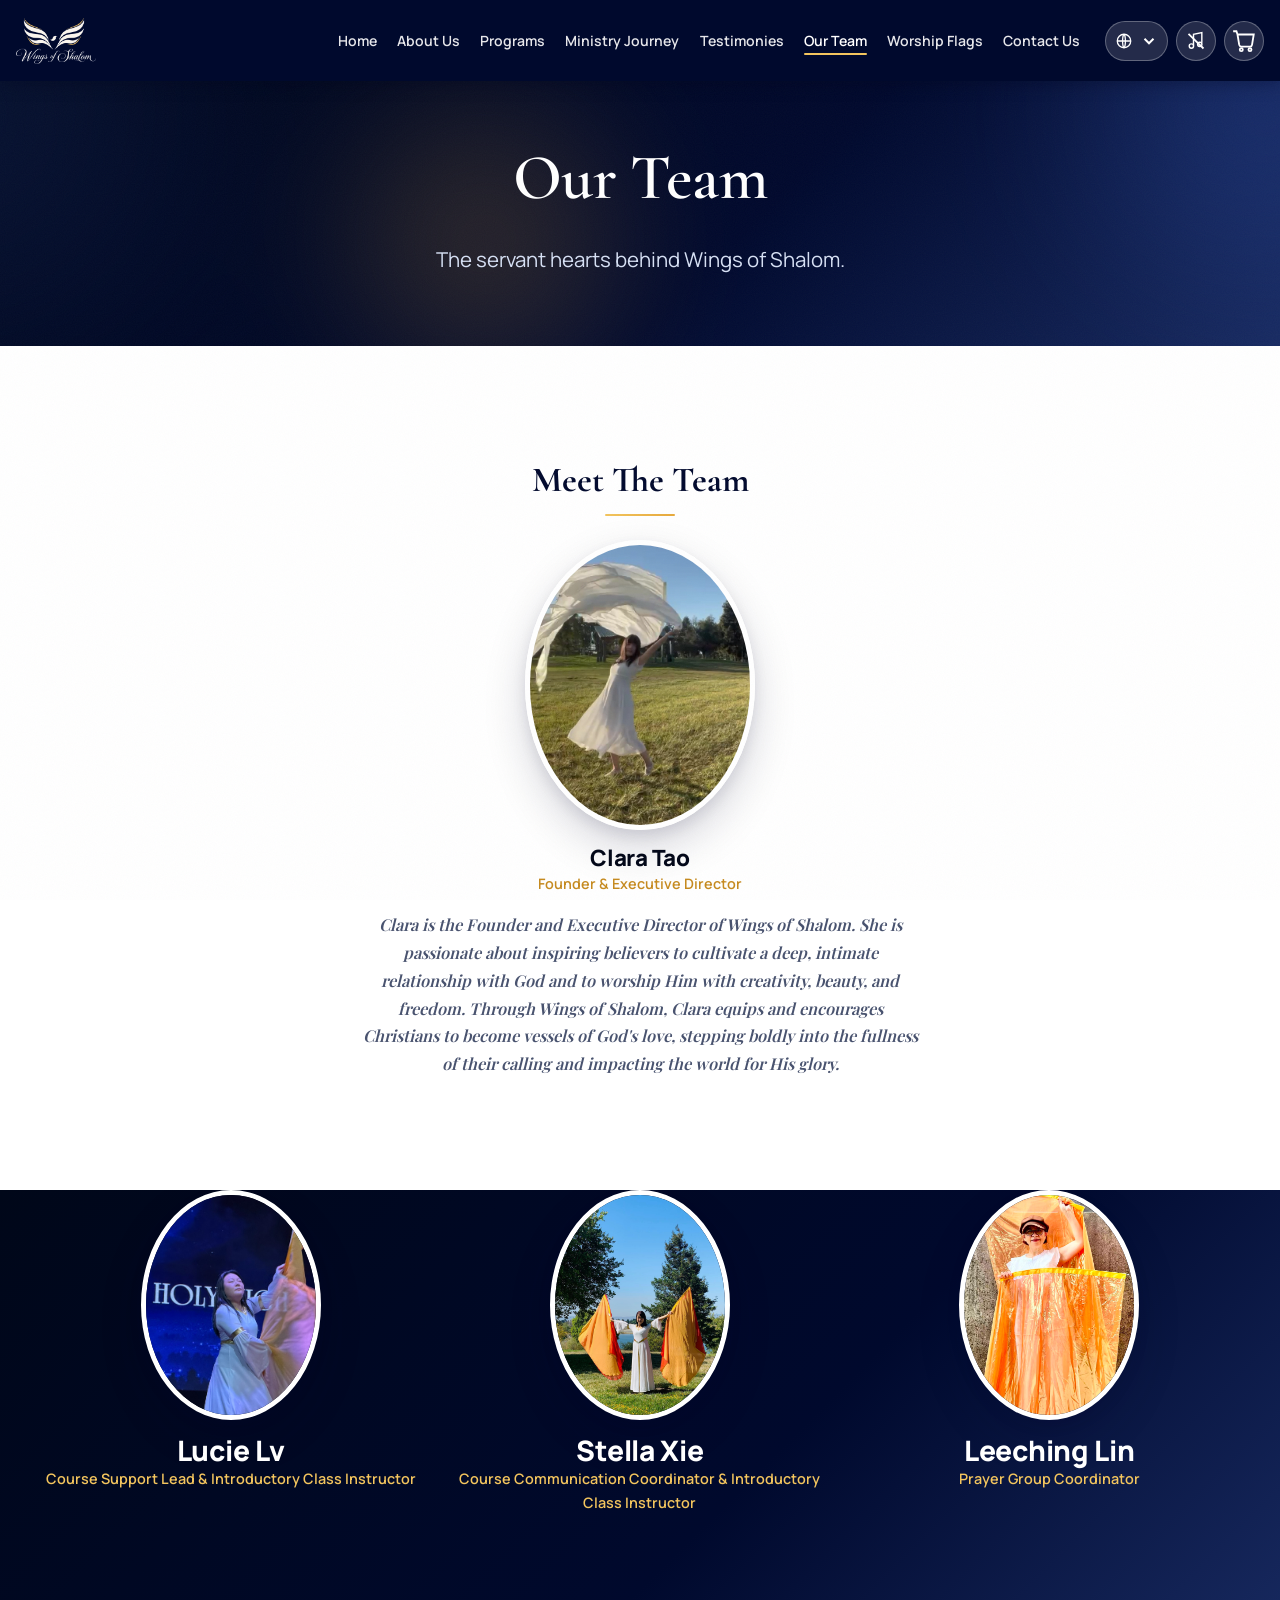
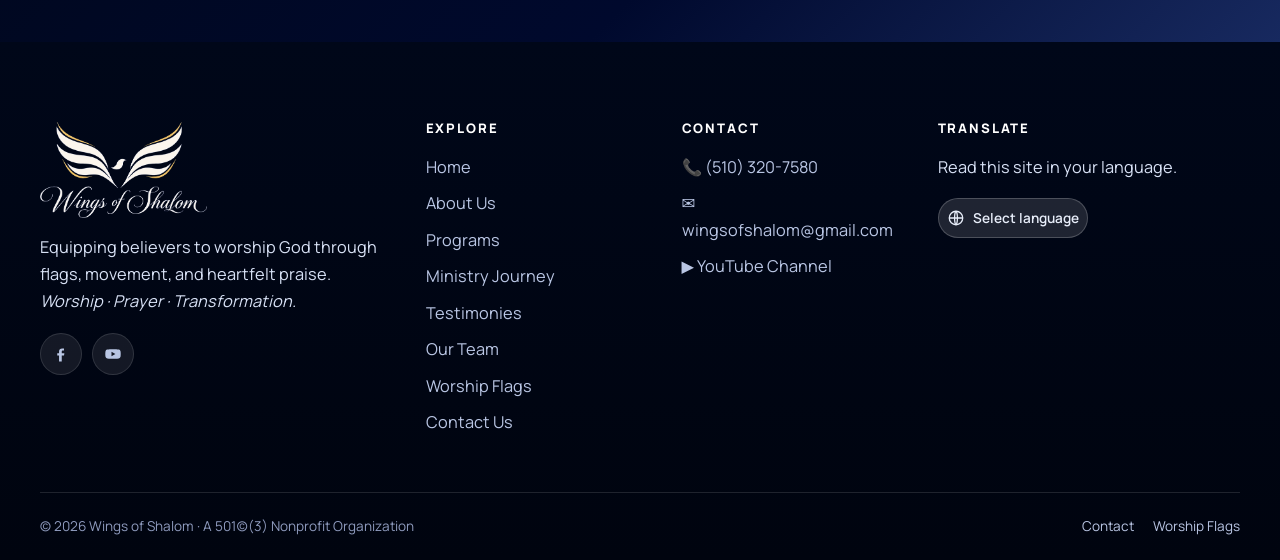
<file: our-team.html>
<!doctype html>
<html lang="en">
<head>
  <meta charset="utf-8">
  <meta name="viewport" content="width=device-width, initial-scale=1">
  <title>Our Team — Wings of Shalom</title>
  <meta name="description" content="Meet the team of Wings of Shalom — Clara Tao (Founder & Executive Director), Lucie Lv, Stella Xie, and Leeching Lin.">
  <link rel="icon" href="assets/img/favicon.svg" type="image/svg+xml">
  <link rel="preload" as="font" type="font/woff2" href="assets/fonts/cormorant-600.woff2" crossorigin>
  <link rel="stylesheet" href="assets/css/theme.css">
  <script defer src="assets/js/products.js"></script>
  <script defer src="assets/js/components.js"></script>
  <script defer src="assets/js/store.js"></script>
  <script defer src="assets/js/main.js"></script>
  <script defer src="assets/js/sound.js"></script>
</head>
<body>
<div id="site-header"></div>

<main>
  <section class="band royal" style="padding:9rem 0 3rem;position:relative;overflow:hidden;text-align:center">
    <div class="aurora" style="opacity:.4"><i></i><i></i><i></i></div>
    <div class="container" style="position:relative;z-index:2">
      <h1 data-reveal style="color:#fff">Our Team</h1>
      <p class="lead" data-reveal data-reveal-delay="1" style="color:#D7E1F5">The servant hearts behind Wings of Shalom.</p>
    </div>
  </section>

  <!-- Featured: Clara -->
  <section class="section">
    <div class="narrow text-center">
      <span class="sec-head is-center" data-reveal>Meet The Team</span>
      <div class="team-card team-featured" data-reveal="zoom" style="margin-top:1.4rem">
        <img class="team-oval" src="assets/img/photos/dancer-field-white.jpg" alt="Clara Tao" style="object-position:40% center">
        <h3 style="font-size:1.4rem">Clara Tao</h3>
        <p class="role">Founder &amp; Executive Director</p>
        <p style="max-width:56ch;margin:1rem auto 0;color:var(--text-soft);font-family:var(--font-quote);font-style:italic;line-height:1.7">Clara is the Founder and Executive Director of Wings of Shalom. She is passionate about inspiring believers to cultivate a deep, intimate relationship with God and to worship Him with creativity, beauty, and freedom. Through Wings of Shalom, Clara equips and encourages Christians to become vessels of God's love, stepping boldly into the fullness of their calling and impacting the world for His glory.</p>
      </div>
    </div>
  </section>

  <!-- Team members -->
  <section class="section band royal on-dark pt-0">
    <div class="container">
      <div class="team-grid">
        <div class="team-card" data-reveal data-reveal-delay="1">
          <img class="team-oval" src="assets/img/photos/team-lucie.jpg" alt="Lucie Lv">
          <h3 style="color:#fff">Lucie Lv</h3>
          <p class="role" style="color:var(--gold-400)">Course Support Lead &amp; Introductory Class Instructor</p>
        </div>
        <div class="team-card" data-reveal data-reveal-delay="2">
          <img class="team-oval" src="assets/img/photos/team-stella.jpg" alt="Stella Xie">
          <h3 style="color:#fff">Stella Xie</h3>
          <p class="role" style="color:var(--gold-400)">Course Communication Coordinator &amp; Introductory Class Instructor</p>
        </div>
        <div class="team-card" data-reveal data-reveal-delay="3">
          <img class="team-oval" src="assets/img/photos/team-leeqing.jpg" alt="Leeching Lin">
          <h3 style="color:#fff">Leeching Lin</h3>
          <p class="role" style="color:var(--gold-400)">Prayer Group Coordinator</p>
        </div>
      </div>
    </div>
  </section>
</main>

<div id="site-footer"></div>
</body>
</html>
</file>
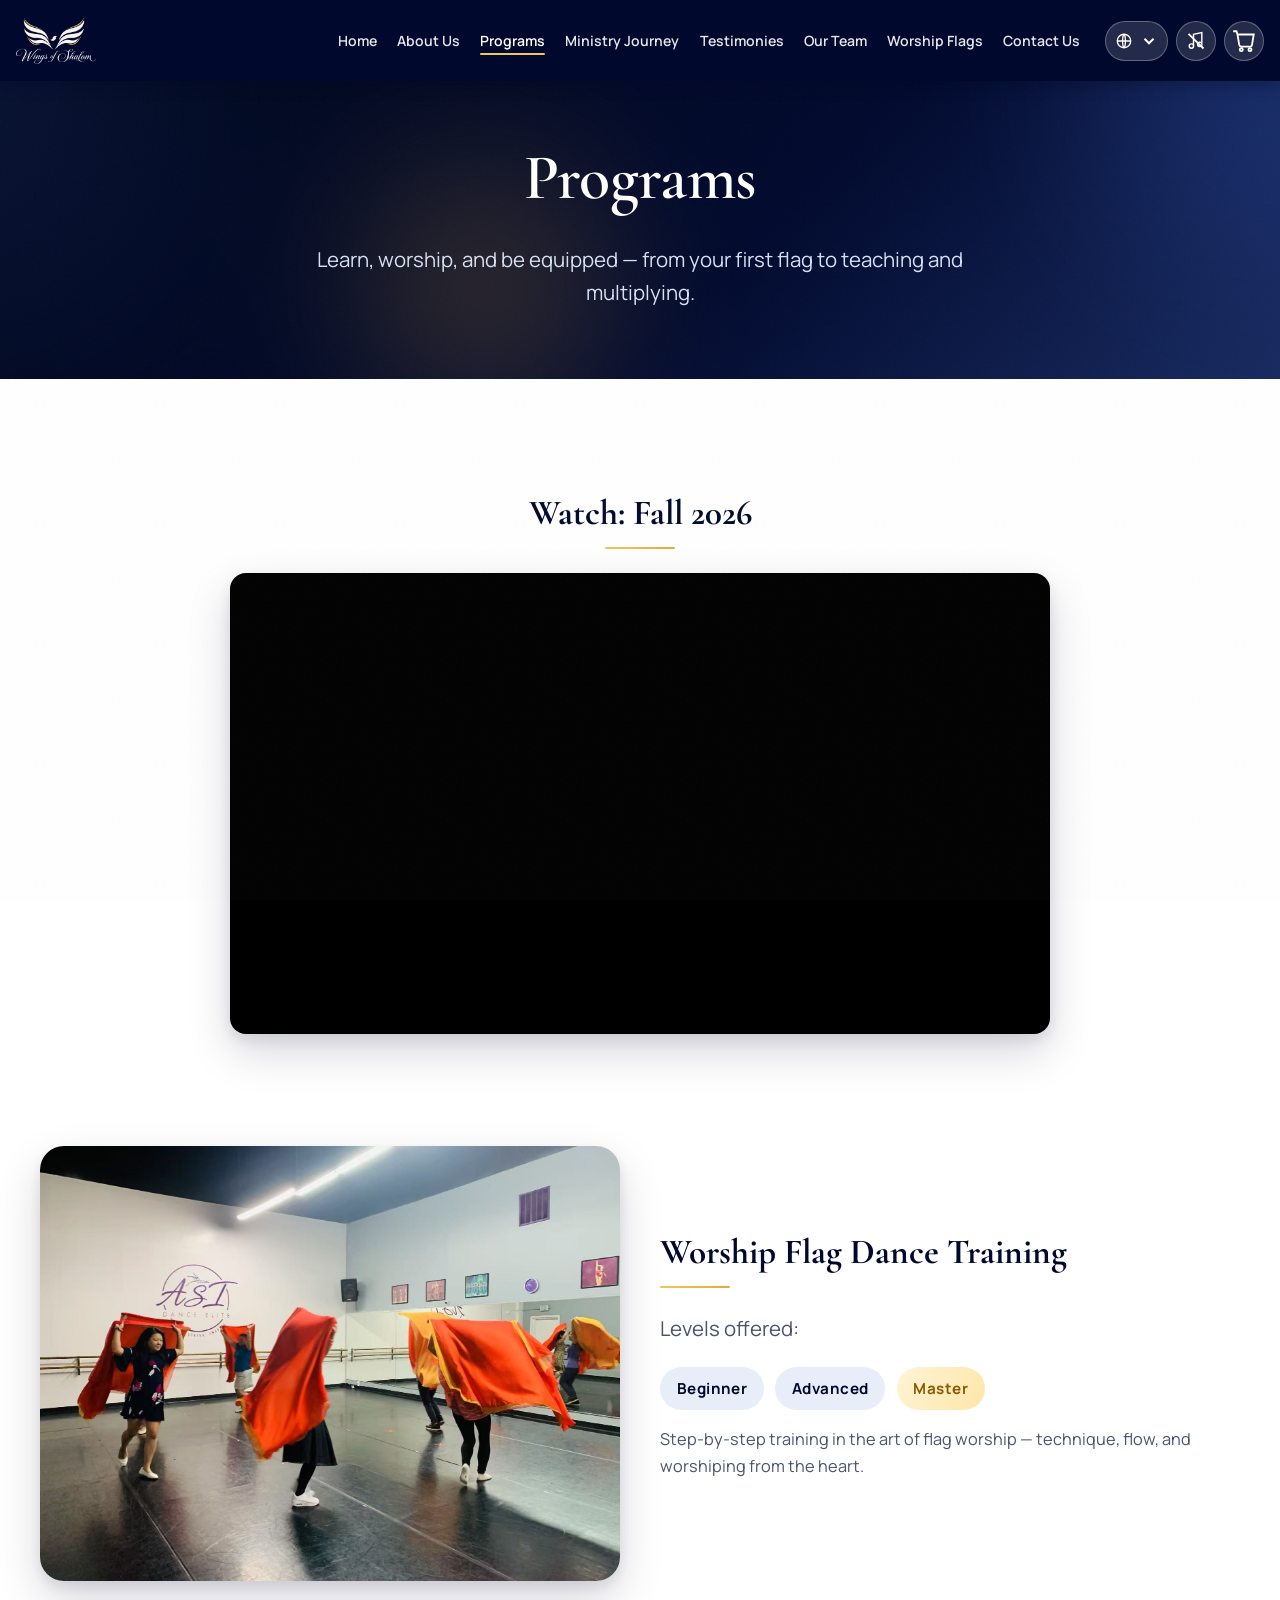
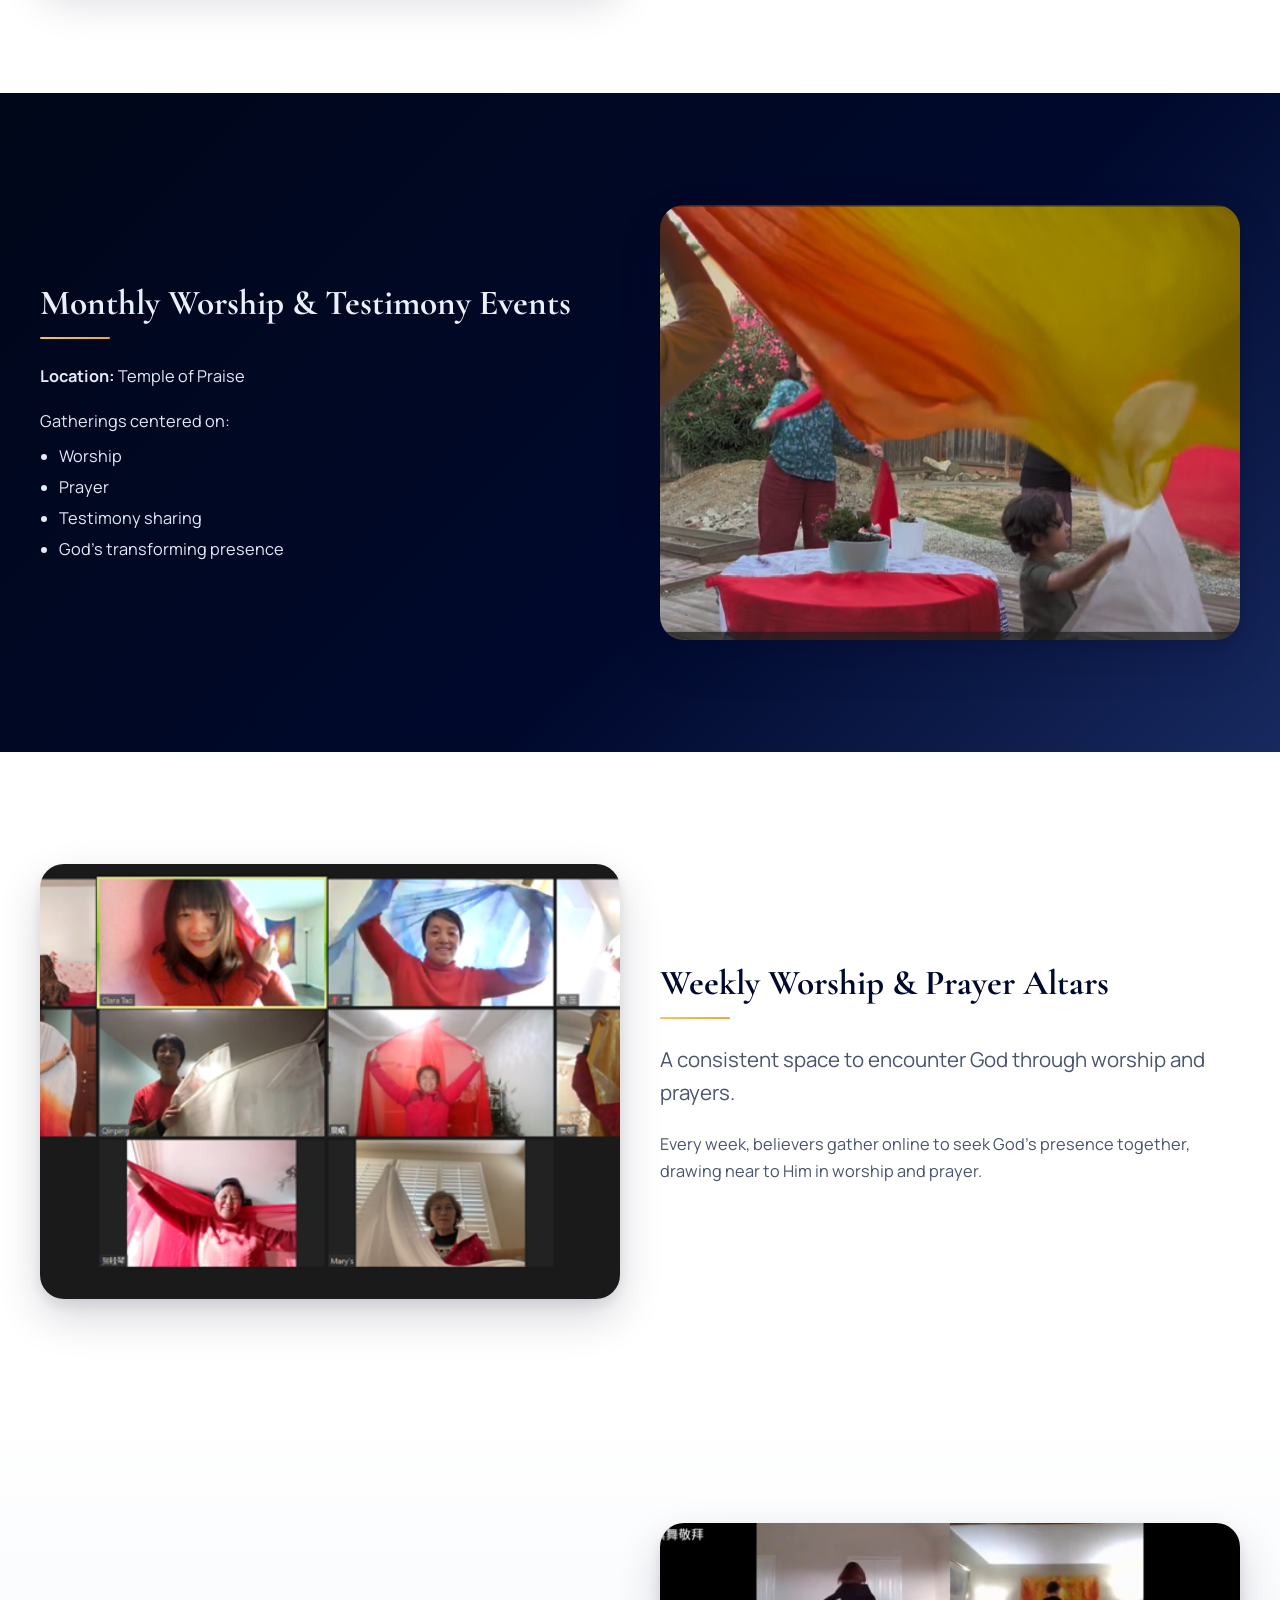
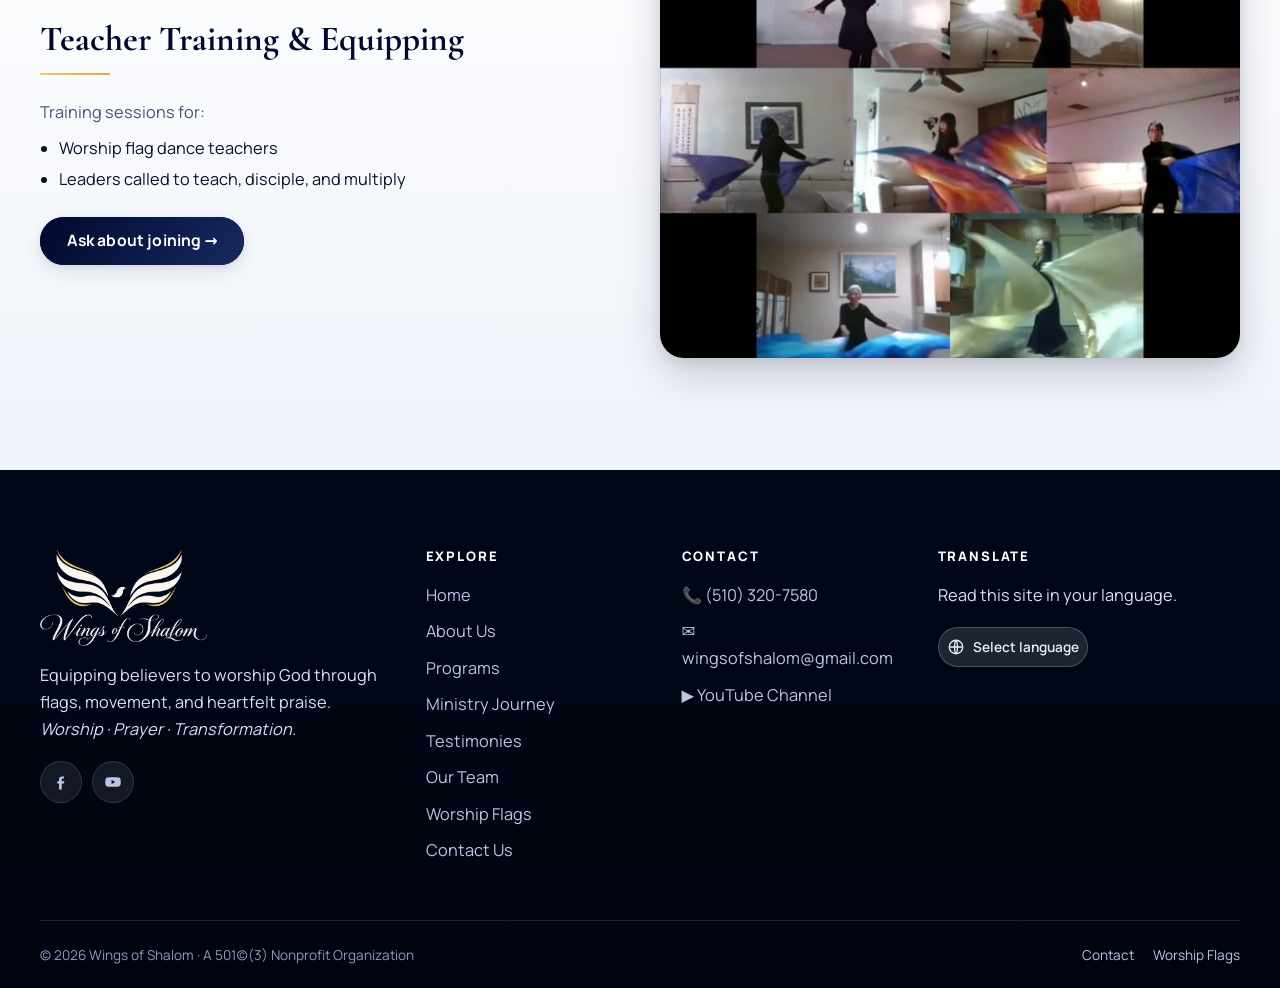
<file: programs.html>
<!doctype html>
<html lang="en">
<head>
  <meta charset="utf-8">
  <meta name="viewport" content="width=device-width, initial-scale=1">
  <title>Programs — Wings of Shalom</title>
  <meta name="description" content="Worship flag dance training (Beginner, Advanced, Master), monthly worship & testimony events, weekly prayer altars, and teacher training with Wings of Shalom.">
  <link rel="icon" href="assets/img/favicon.svg" type="image/svg+xml">
  <link rel="preload" as="font" type="font/woff2" href="assets/fonts/cormorant-600.woff2" crossorigin>
  <link rel="stylesheet" href="assets/css/theme.css">
  <script defer src="assets/js/products.js"></script>
  <script defer src="assets/js/components.js"></script>
  <script defer src="assets/js/store.js"></script>
  <script defer src="assets/js/main.js"></script>
  <script defer src="assets/js/sound.js"></script>
</head>
<body>
<div id="site-header"></div>

<main>
  <section class="band royal" style="padding:9rem 0 3rem;position:relative;overflow:hidden;text-align:center">
    <div class="aurora" style="opacity:.4"><i></i><i></i><i></i></div>
    <div class="container" style="position:relative;z-index:2">
      <h1 data-reveal style="color:#fff">Programs</h1>
      <p class="lead" data-reveal data-reveal-delay="1" style="color:#D7E1F5;max-width:56ch;margin-inline:auto">Learn, worship, and be equipped — from your first flag to teaching and multiplying.</p>
    </div>
  </section>

  <!-- Programs promotional video -->
  <section class="section pb-0">
    <div class="container narrow" style="text-align:center">
      <span class="sec-head is-center" data-reveal>Watch: Fall 2026</span>
      <div class="video-frame" data-reveal="zoom" style="max-width:860px;margin:1.4rem auto 0">
        <iframe src="https://drive.google.com/file/d/1PN7CHSTDE-rDRYaaS57fqo_9CyWwqTRw/preview" title="Wings of Shalom — Fall 2026 promotional video" loading="lazy" allow="autoplay; encrypted-media" allowfullscreen></iframe>
      </div>
    </div>
  </section>

  <!-- Worship Flag Dance Training -->
  <section class="section">
    <div class="container">
      <div class="info-row">
        <div data-reveal="left" data-tilt="6" class="tilt">
          <div class="tilt-lift info-media"><img src="assets/img/photos/rehearsal.jpg" alt="Worship flag dance rehearsal"></div>
        </div>
        <div data-reveal="right">
          <span class="sec-head" style="display:inline-block">Worship Flag Dance Training</span>
          <p class="lead">Levels offered:</p>
          <div class="flex wrap" style="gap:.7rem">
            <span class="badge" style="font-size:.95rem;padding:.6em 1.1em">Beginner</span>
            <span class="badge" style="font-size:.95rem;padding:.6em 1.1em">Advanced</span>
            <span class="badge gold" style="font-size:.95rem;padding:.6em 1.1em">Master</span>
          </div>
          <p style="margin-top:1rem;color:var(--text-soft)">Step-by-step training in the art of flag worship — technique, flow, and worshiping from the heart.</p>
        </div>
      </div>
    </div>
  </section>

  <!-- Monthly Worship & Testimony Events -->
  <section class="section band royal on-dark">
    <div class="container">
      <div class="info-row">
        <div data-reveal="left">
          <span class="sec-head" style="display:inline-block">Monthly Worship &amp; Testimony Events</span>
          <p style="color:#E3EAF8"><strong>Location:</strong> Temple of Praise</p>
          <p style="color:#E3EAF8;margin-bottom:.4rem">Gatherings centered on:</p>
          <ul style="color:#E3EAF8;line-height:1.9;margin:0;padding-left:1.2rem">
            <li>Worship</li><li>Prayer</li><li>Testimony sharing</li><li>God's transforming presence</li>
          </ul>
        </div>
        <div data-reveal="right" data-tilt="5" class="tilt">
          <div class="tilt-lift info-media"><img src="assets/img/photos/program-monthly-caleb.jpg" alt="Monthly worship gathering"></div>
        </div>
      </div>
    </div>
  </section>

  <!-- Weekly Worship & Prayer Altars -->
  <section class="section">
    <div class="container">
      <div class="info-row">
        <div data-reveal="left" data-tilt="6" class="tilt">
          <div class="tilt-lift info-media"><img src="assets/img/photos/program-training.png" alt="Weekly worship and prayer altar"></div>
        </div>
        <div data-reveal="right">
          <span class="sec-head" style="display:inline-block">Weekly Worship &amp; Prayer Altars</span>
          <p class="lead">A consistent space to encounter God through worship and prayers.</p>
          <p style="color:var(--text-soft)">Every week, believers gather online to seek God's presence together, drawing near to Him in worship and prayer.</p>
        </div>
      </div>
    </div>
  </section>

  <!-- Teacher Training & Equipping -->
  <section class="section band soft">
    <div class="container">
      <div class="info-row">
        <div data-reveal="left">
          <span class="sec-head" style="display:inline-block">Teacher Training &amp; Equipping</span>
          <p style="color:var(--text-soft);margin-bottom:.4rem">Training sessions for:</p>
          <ul class="prose-accent" style="line-height:1.9;margin:0;padding-left:1.2rem">
            <li>Worship flag dance teachers</li>
            <li>Leaders called to teach, disciple, and multiply</li>
          </ul>
          <a class="btn" href="contact.html" style="margin-top:1.4rem" data-magnetic="0.25">Ask about joining →</a>
        </div>
        <div data-reveal="right" data-tilt="6" class="tilt">
          <div class="tilt-lift info-media"><img src="assets/img/photos/zoom-altar-4.jpg" alt="Teacher training"></div>
        </div>
      </div>
    </div>
  </section>
</main>

<div id="site-footer"></div>
</body>
</html>
</file>
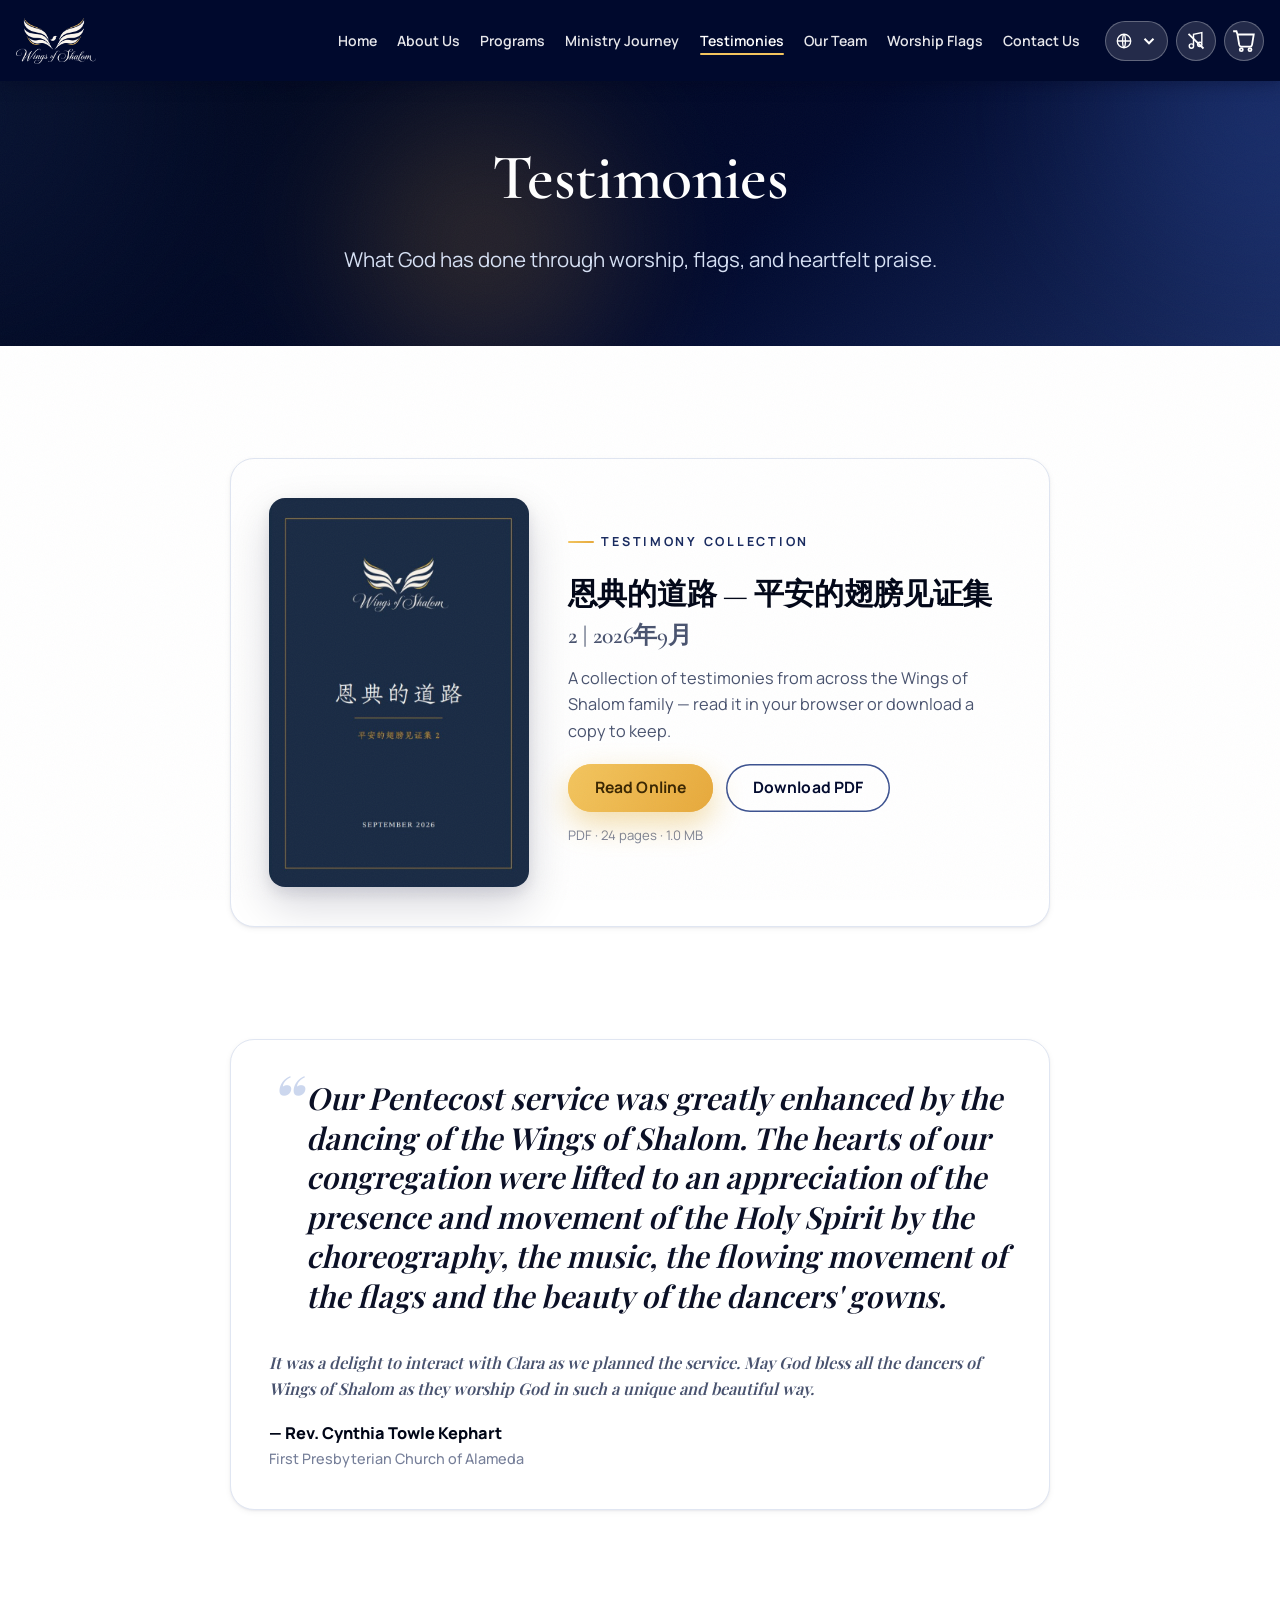
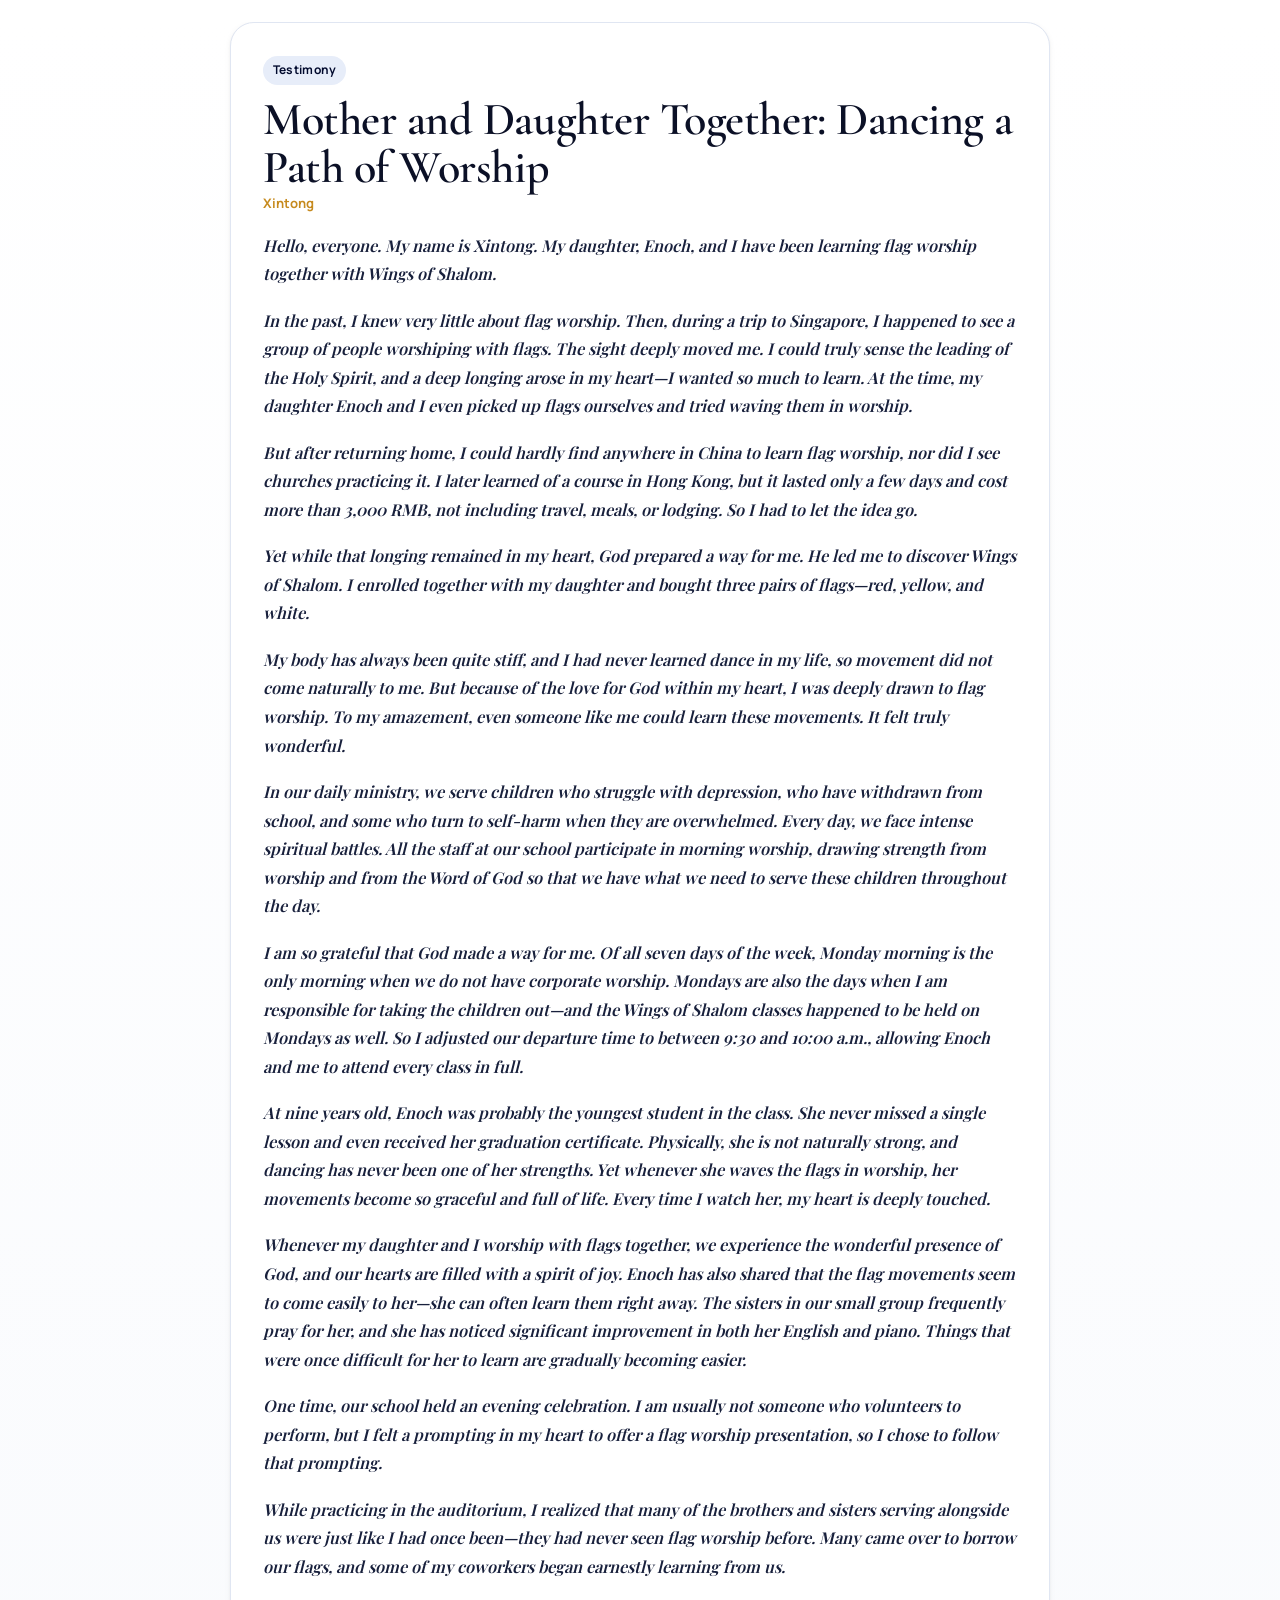
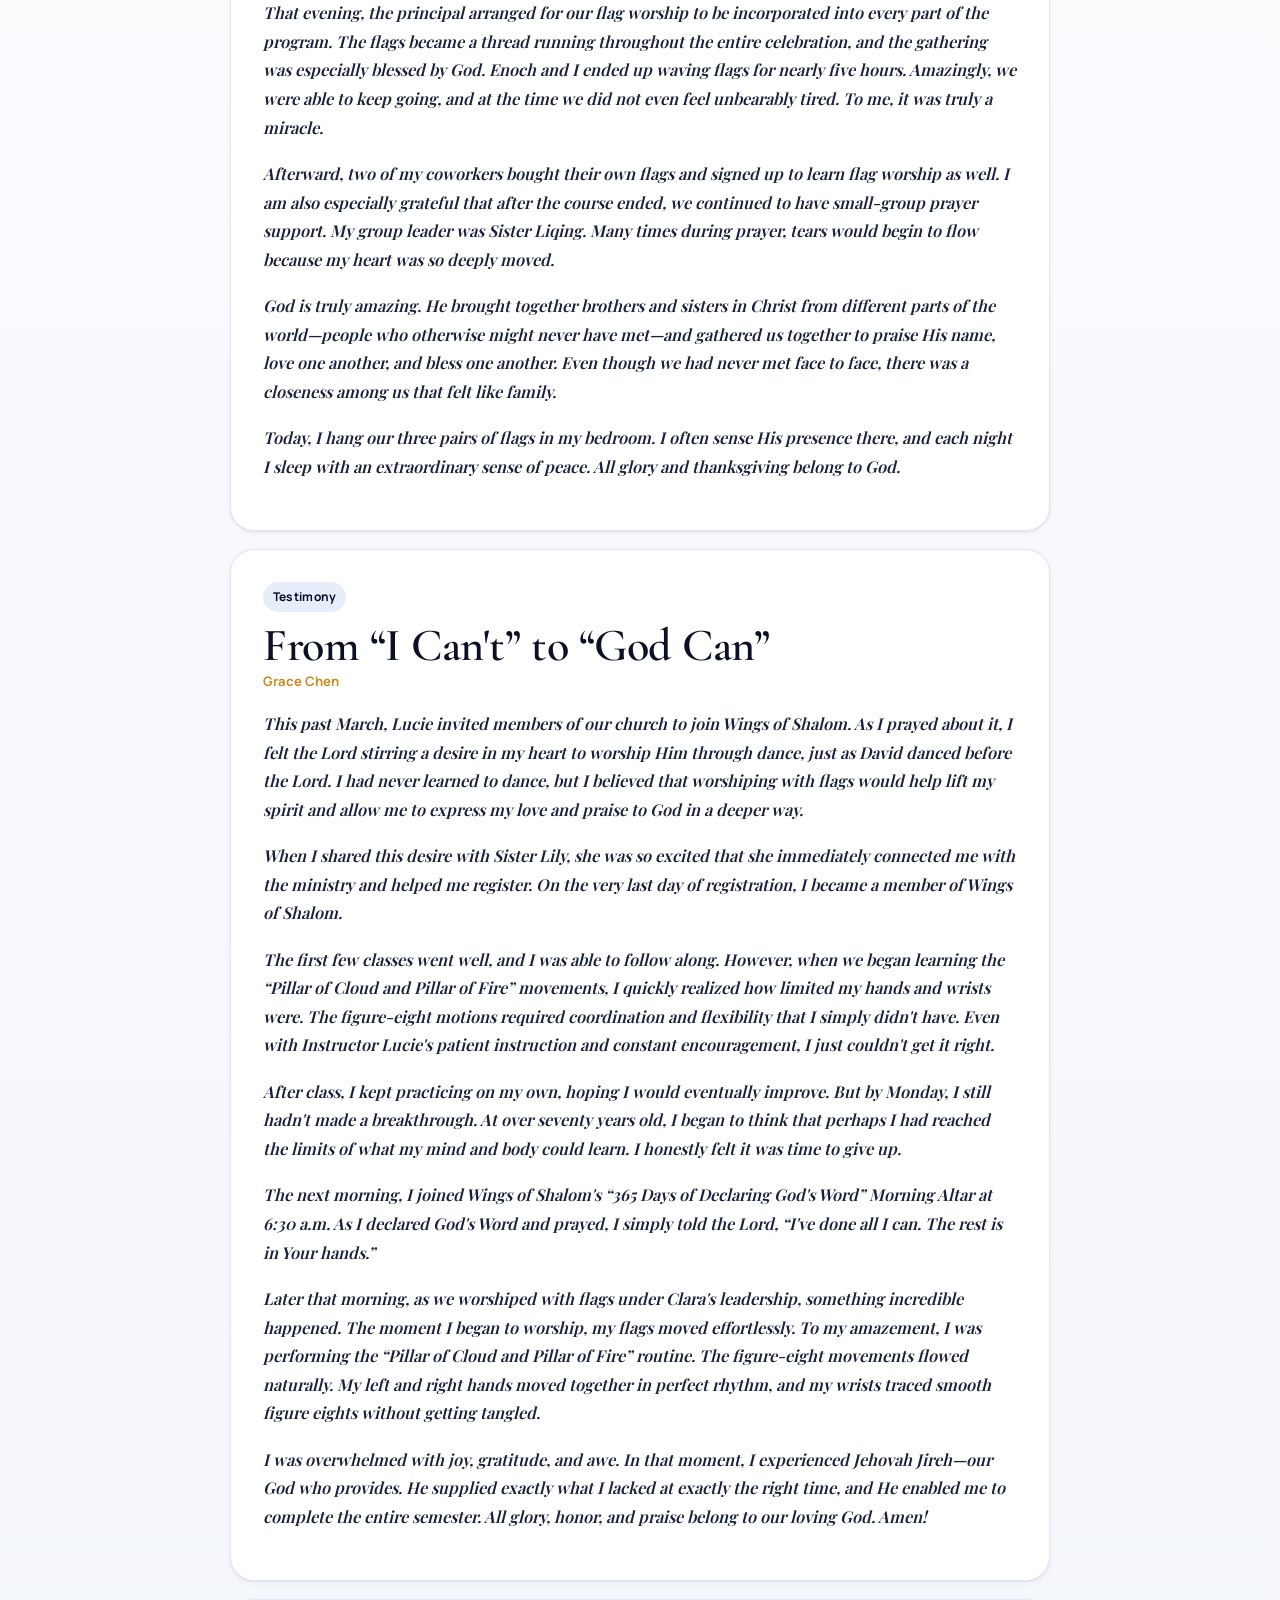
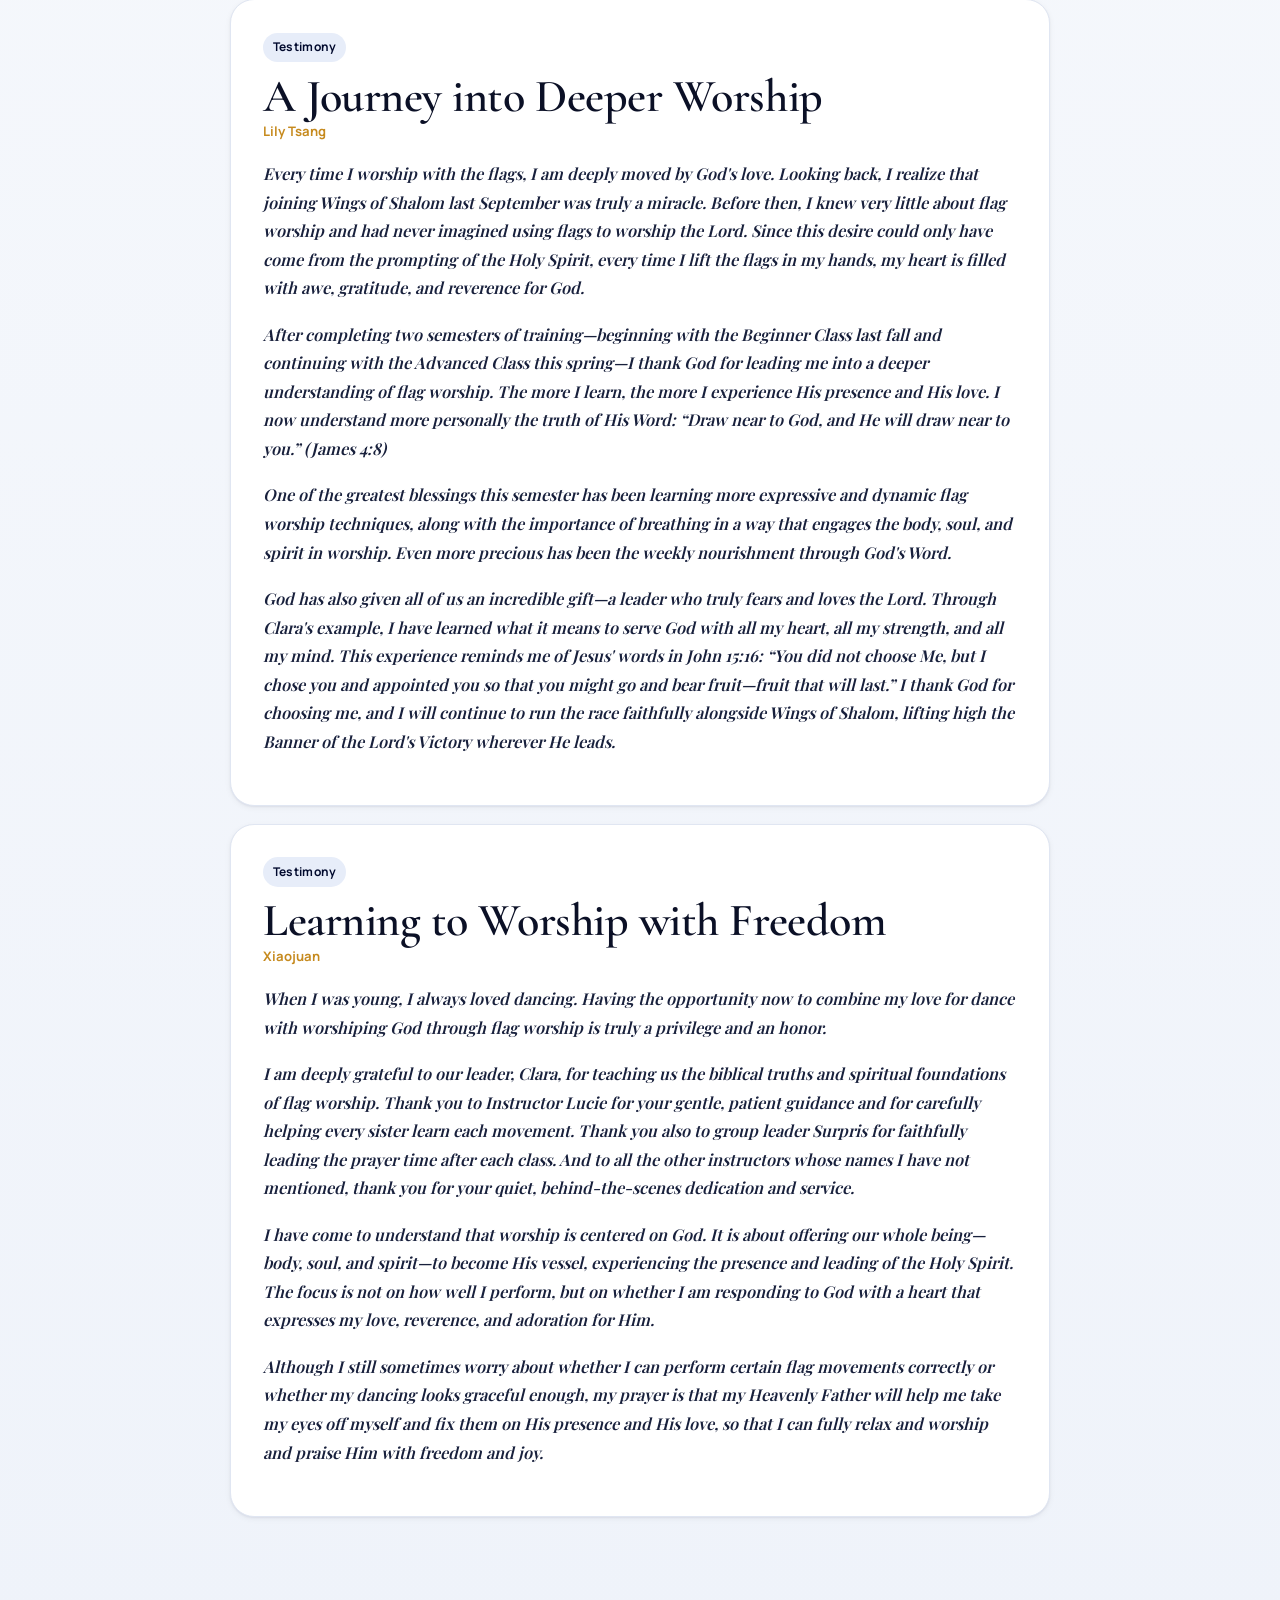
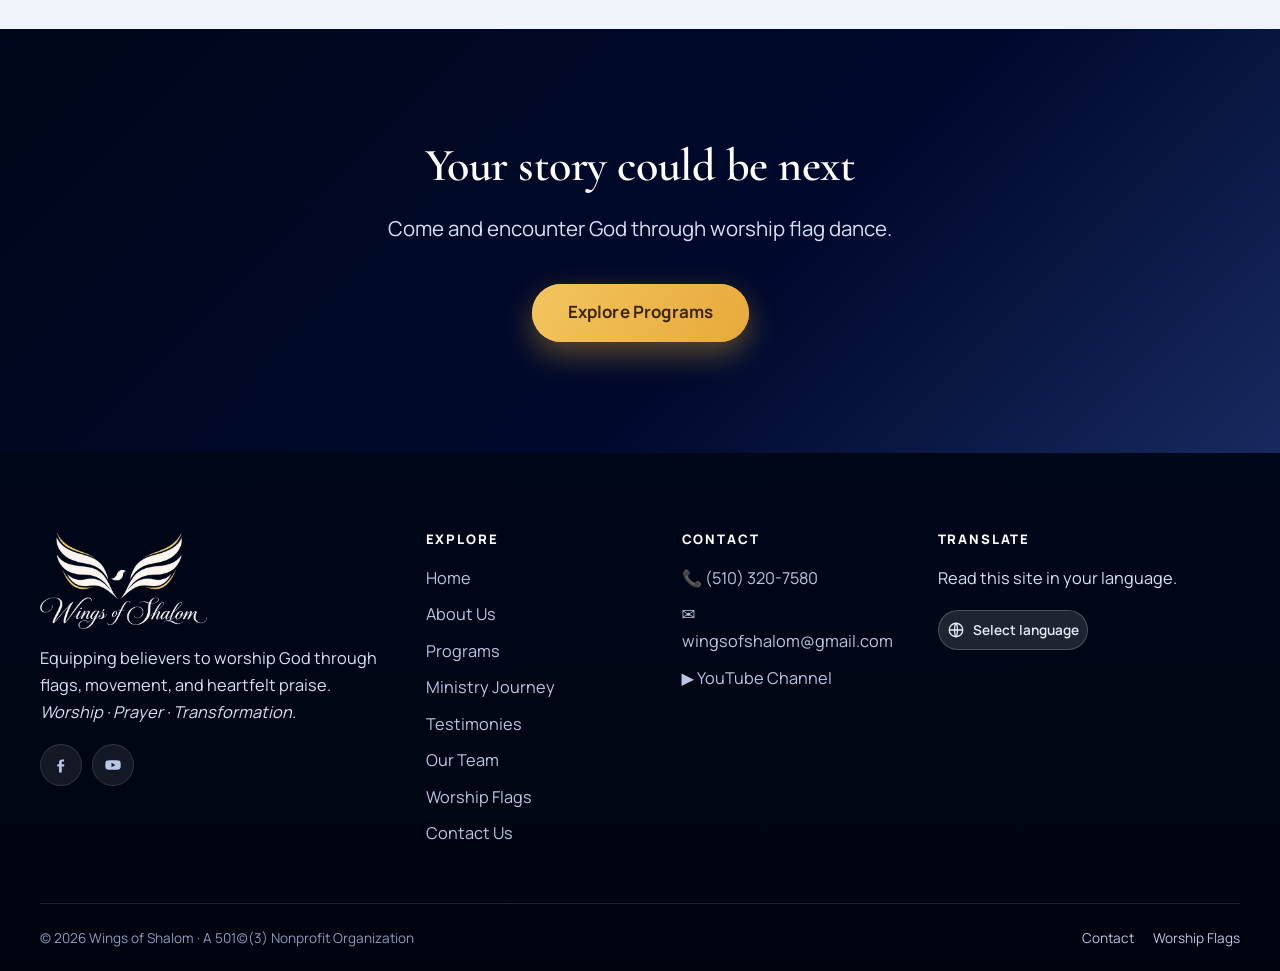
<file: testimonies.html>
<!doctype html>
<html lang="en">
<head>
  <meta charset="utf-8">
  <meta name="viewport" content="width=device-width, initial-scale=1">
  <title>Testimonies — Wings of Shalom</title>
  <meta name="description" content="Stories of transformation through worship flag dance — testimonies from pastors and members of Wings of Shalom.">
  <link rel="icon" href="assets/img/favicon.svg" type="image/svg+xml">
  <link rel="preload" as="font" type="font/woff2" href="assets/fonts/cormorant-600.woff2" crossorigin>
  <link rel="stylesheet" href="assets/css/theme.css">
  <script defer src="assets/js/products.js"></script>
  <script defer src="assets/js/components.js"></script>
  <script defer src="assets/js/store.js"></script>
  <script defer src="assets/js/main.js"></script>
  <script defer src="assets/js/sound.js"></script>
</head>
<body>
<div id="site-header"></div>

<main>
  <section class="band royal" style="padding:9rem 0 3rem;position:relative;overflow:hidden;text-align:center">
    <div class="aurora" style="opacity:.4"><i></i><i></i><i></i></div>
    <div class="container" style="position:relative;z-index:2">
      <h1 data-reveal style="color:#fff">Testimonies</h1>
      <p class="lead" data-reveal data-reveal-delay="1" style="color:#D7E1F5;max-width:56ch;margin-inline:auto">What God has done through worship, flags, and heartfelt praise.</p>
    </div>
  </section>

  <!-- Testimony collection PDF -->
  <section class="section pb-0">
    <div class="narrow">
      <div class="card" data-reveal="zoom"><div class="pad" style="padding:clamp(1.6rem,3vw,2.4rem)">
        <div class="pdf-feature">
          <a class="pdf-cover" href="assets/docs/testimony-collection-2026.pdf" target="_blank" rel="noopener"
             aria-label="Open the testimony collection PDF in a new tab">
            <img src="assets/img/photos/testimony-collection-cover.jpg"
                 alt="Cover of the Wings of Shalom testimony collection, September 2026" loading="lazy">
          </a>
          <div class="pdf-meta">
            <span class="eyebrow">Testimony Collection</span>
            <h2 class="pdf-title notranslate" translate="no">恩典的道路 — 平安的翅膀见证集 <span class="pdf-issue">2&nbsp;|&nbsp;2026年9月</span></h2>
            <p style="color:var(--text-soft)">A collection of testimonies from across the Wings of Shalom family — read it in your browser or download a copy to keep.</p>
            <div class="flex wrap" style="gap:.8rem;margin-top:1.2rem">
              <a class="btn gold" href="assets/docs/testimony-collection-2026.pdf" target="_blank" rel="noopener"
                 data-magnetic="0.2">Read Online</a>
              <a class="btn ghost" href="assets/docs/testimony-collection-2026.pdf" type="application/pdf"
                 download="2026恩典的道路-平安的翅膀见证集.pdf">Download PDF</a>
            </div>
            <p class="small" style="color:var(--text-faint);margin-top:.8rem">PDF · 24 pages · 1.0 MB</p>
          </div>
        </div>
      </div></div>
    </div>
  </section>

  <!-- Featured church endorsement -->
  <section class="section">
    <div class="narrow">
      <div class="card shine-border" data-reveal="zoom"><div class="pad" style="padding:2.4rem">
        <p class="pullquote" style="font-size:clamp(1.3rem,2.4vw,1.9rem)">Our Pentecost service was greatly enhanced by the dancing of the Wings of Shalom. The hearts of our congregation were lifted to an appreciation of the presence and movement of the Holy Spirit by the choreography, the music, the flowing movement of the flags and the beauty of the dancers' gowns.</p>
        <p style="font-family:var(--font-quote);font-style:italic;color:var(--text-soft)">It was a delight to interact with Clara as we planned the service. May God bless all the dancers of Wings of Shalom as they worship God in such a unique and beautiful way.</p>
        <p style="margin:0;font-weight:800;color:var(--brand-700)">— <span data-noname>Rev. Cynthia Towle Kephart</span> <span style="display:block;font-weight:500;color:var(--text-faint);font-size:.9rem">First Presbyterian Church of Alameda</span></p>
      </div></div>
    </div>
  </section>

  <!-- Personal testimonies -->
  <section class="section band soft pt-0">
    <div class="narrow stack" style="gap:var(--sp-4)">

      <article class="card" data-reveal="left"><div class="pad" style="padding:2rem">
        <span class="badge">Testimony</span>
        <h2 style="margin:.6rem 0 .1rem">Mother and Daughter Together: Dancing a Path of Worship</h2>
        <p class="small" style="color:var(--gold-600);font-weight:700;margin-bottom:1rem"><span data-noname>Xintong</span></p>
        <div style="font-family:var(--font-quote);font-style:italic;line-height:1.75;color:var(--ink-800)">
          <p>Hello, everyone. My name is Xintong. My daughter, Enoch, and I have been learning flag worship together with Wings of Shalom.</p>
          <p>In the past, I knew very little about flag worship. Then, during a trip to Singapore, I happened to see a group of people worshiping with flags. The sight deeply moved me. I could truly sense the leading of the Holy Spirit, and a deep longing arose in my heart—I wanted so much to learn. At the time, my daughter Enoch and I even picked up flags ourselves and tried waving them in worship.</p>
          <p>But after returning home, I could hardly find anywhere in China to learn flag worship, nor did I see churches practicing it. I later learned of a course in Hong Kong, but it lasted only a few days and cost more than 3,000 RMB, not including travel, meals, or lodging. So I had to let the idea go.</p>
          <p>Yet while that longing remained in my heart, God prepared a way for me. He led me to discover Wings of Shalom. I enrolled together with my daughter and bought three pairs of flags—red, yellow, and white.</p>
          <p>My body has always been quite stiff, and I had never learned dance in my life, so movement did not come naturally to me. But because of the love for God within my heart, I was deeply drawn to flag worship. To my amazement, even someone like me could learn these movements. It felt truly wonderful.</p>
          <p>In our daily ministry, we serve children who struggle with depression, who have withdrawn from school, and some who turn to self-harm when they are overwhelmed. Every day, we face intense spiritual battles. All the staff at our school participate in morning worship, drawing strength from worship and from the Word of God so that we have what we need to serve these children throughout the day.</p>
          <p>I am so grateful that God made a way for me. Of all seven days of the week, Monday morning is the only morning when we do not have corporate worship. Mondays are also the days when I am responsible for taking the children out—and the Wings of Shalom classes happened to be held on Mondays as well. So I adjusted our departure time to between 9:30 and 10:00 a.m., allowing Enoch and me to attend every class in full.</p>
          <p>At nine years old, Enoch was probably the youngest student in the class. She never missed a single lesson and even received her graduation certificate. Physically, she is not naturally strong, and dancing has never been one of her strengths. Yet whenever she waves the flags in worship, her movements become so graceful and full of life. Every time I watch her, my heart is deeply touched.</p>
          <p>Whenever my daughter and I worship with flags together, we experience the wonderful presence of God, and our hearts are filled with a spirit of joy. Enoch has also shared that the flag movements seem to come easily to her—she can often learn them right away. The sisters in our small group frequently pray for her, and she has noticed significant improvement in both her English and piano. Things that were once difficult for her to learn are gradually becoming easier.</p>
          <p>One time, our school held an evening celebration. I am usually not someone who volunteers to perform, but I felt a prompting in my heart to offer a flag worship presentation, so I chose to follow that prompting.</p>
          <p>While practicing in the auditorium, I realized that many of the brothers and sisters serving alongside us were just like I had once been—they had never seen flag worship before. Many came over to borrow our flags, and some of my coworkers began earnestly learning from us.</p>
          <p>That evening, the principal arranged for our flag worship to be incorporated into every part of the program. The flags became a thread running throughout the entire celebration, and the gathering was especially blessed by God. Enoch and I ended up waving flags for nearly five hours. Amazingly, we were able to keep going, and at the time we did not even feel unbearably tired. To me, it was truly a miracle.</p>
          <p>Afterward, two of my coworkers bought their own flags and signed up to learn flag worship as well. I am also especially grateful that after the course ended, we continued to have small-group prayer support. My group leader was Sister Liqing. Many times during prayer, tears would begin to flow because my heart was so deeply moved.</p>
          <p>God is truly amazing. He brought together brothers and sisters in Christ from different parts of the world—people who otherwise might never have met—and gathered us together to praise His name, love one another, and bless one another. Even though we had never met face to face, there was a closeness among us that felt like family.</p>
          <p>Today, I hang our three pairs of flags in my bedroom. I often sense His presence there, and each night I sleep with an extraordinary sense of peace. All glory and thanksgiving belong to God.</p>
        </div>
      </div></article>

      <article class="card" data-reveal="right"><div class="pad" style="padding:2rem">
        <span class="badge">Testimony</span>
        <h2 style="margin:.6rem 0 .1rem">From “I Can't” to “God Can”</h2>
        <p class="small" style="color:var(--gold-600);font-weight:700;margin-bottom:1rem"><span data-noname>Grace Chen</span></p>
        <div style="font-family:var(--font-quote);font-style:italic;line-height:1.75;color:var(--ink-800)">
          <p>This past March, Lucie invited members of our church to join Wings of Shalom. As I prayed about it, I felt the Lord stirring a desire in my heart to worship Him through dance, just as David danced before the Lord. I had never learned to dance, but I believed that worshiping with flags would help lift my spirit and allow me to express my love and praise to God in a deeper way.</p>
          <p>When I shared this desire with Sister Lily, she was so excited that she immediately connected me with the ministry and helped me register. On the very last day of registration, I became a member of Wings of Shalom.</p>
          <p>The first few classes went well, and I was able to follow along. However, when we began learning the “Pillar of Cloud and Pillar of Fire” movements, I quickly realized how limited my hands and wrists were. The figure-eight motions required coordination and flexibility that I simply didn't have. Even with Instructor Lucie's patient instruction and constant encouragement, I just couldn't get it right.</p>
          <p>After class, I kept practicing on my own, hoping I would eventually improve. But by Monday, I still hadn't made a breakthrough. At over seventy years old, I began to think that perhaps I had reached the limits of what my mind and body could learn. I honestly felt it was time to give up.</p>
          <p>The next morning, I joined Wings of Shalom's “365 Days of Declaring God's Word” Morning Altar at 6:30 a.m. As I declared God's Word and prayed, I simply told the Lord, “I've done all I can. The rest is in Your hands.”</p>
          <p>Later that morning, as we worshiped with flags under Clara's leadership, something incredible happened. The moment I began to worship, my flags moved effortlessly. To my amazement, I was performing the “Pillar of Cloud and Pillar of Fire” routine. The figure-eight movements flowed naturally. My left and right hands moved together in perfect rhythm, and my wrists traced smooth figure eights without getting tangled.</p>
          <p>I was overwhelmed with joy, gratitude, and awe. In that moment, I experienced Jehovah Jireh—our God who provides. He supplied exactly what I lacked at exactly the right time, and He enabled me to complete the entire semester. All glory, honor, and praise belong to our loving God. Amen!</p>
        </div>
      </div></article>

      <article class="card" data-reveal="right"><div class="pad" style="padding:2rem">
        <span class="badge">Testimony</span>
        <h2 style="margin:.6rem 0 .1rem">A Journey into Deeper Worship</h2>
        <p class="small" style="color:var(--gold-600);font-weight:700;margin-bottom:1rem"><span data-noname>Lily Tsang</span></p>
        <div style="font-family:var(--font-quote);font-style:italic;line-height:1.75;color:var(--ink-800)">
          <p>Every time I worship with the flags, I am deeply moved by God's love. Looking back, I realize that joining Wings of Shalom last September was truly a miracle. Before then, I knew very little about flag worship and had never imagined using flags to worship the Lord. Since this desire could only have come from the prompting of the Holy Spirit, every time I lift the flags in my hands, my heart is filled with awe, gratitude, and reverence for God.</p>
          <p>After completing two semesters of training—beginning with the Beginner Class last fall and continuing with the Advanced Class this spring—I thank God for leading me into a deeper understanding of flag worship. The more I learn, the more I experience His presence and His love. I now understand more personally the truth of His Word: “Draw near to God, and He will draw near to you.” (James 4:8)</p>
          <p>One of the greatest blessings this semester has been learning more expressive and dynamic flag worship techniques, along with the importance of breathing in a way that engages the body, soul, and spirit in worship. Even more precious has been the weekly nourishment through God's Word.</p>
          <p>God has also given all of us an incredible gift—a leader who truly fears and loves the Lord. Through Clara's example, I have learned what it means to serve God with all my heart, all my strength, and all my mind. This experience reminds me of Jesus' words in John 15:16: “You did not choose Me, but I chose you and appointed you so that you might go and bear fruit—fruit that will last.” I thank God for choosing me, and I will continue to run the race faithfully alongside Wings of Shalom, lifting high the Banner of the Lord's Victory wherever He leads.</p>
        </div>
      </div></article>

      <article class="card" data-reveal="left"><div class="pad" style="padding:2rem">
        <span class="badge">Testimony</span>
        <h2 style="margin:.6rem 0 .1rem">Learning to Worship with Freedom</h2>
        <p class="small" style="color:var(--gold-600);font-weight:700;margin-bottom:1rem"><span data-noname>Xiaojuan</span></p>
        <div style="font-family:var(--font-quote);font-style:italic;line-height:1.75;color:var(--ink-800)">
          <p>When I was young, I always loved dancing. Having the opportunity now to combine my love for dance with worshiping God through flag worship is truly a privilege and an honor.</p>
          <p>I am deeply grateful to our leader, Clara, for teaching us the biblical truths and spiritual foundations of flag worship. Thank you to Instructor Lucie for your gentle, patient guidance and for carefully helping every sister learn each movement. Thank you also to group leader Surpris for faithfully leading the prayer time after each class. And to all the other instructors whose names I have not mentioned, thank you for your quiet, behind-the-scenes dedication and service.</p>
          <p>I have come to understand that worship is centered on God. It is about offering our whole being—body, soul, and spirit—to become His vessel, experiencing the presence and leading of the Holy Spirit. The focus is not on how well I perform, but on whether I am responding to God with a heart that expresses my love, reverence, and adoration for Him.</p>
          <p>Although I still sometimes worry about whether I can perform certain flag movements correctly or whether my dancing looks graceful enough, my prayer is that my Heavenly Father will help me take my eyes off myself and fix them on His presence and His love, so that I can fully relax and worship and praise Him with freedom and joy.</p>
        </div>
      </div></article>

    </div>
  </section>

  <section class="section band royal" style="text-align:center">
    <div class="narrow">
      <h2 data-reveal style="color:#fff">Your story could be next</h2>
      <p class="lead" data-reveal data-reveal-delay="1" style="color:#D7E1F5">Come and encounter God through worship flag dance.</p>
      <a class="btn lg gold" data-reveal data-reveal-delay="2" href="programs.html" data-magnetic="0.3" style="margin-top:1rem">Explore Programs</a>
    </div>
  </section>
</main>

<div id="site-footer"></div>
</body>
</html>
</file>
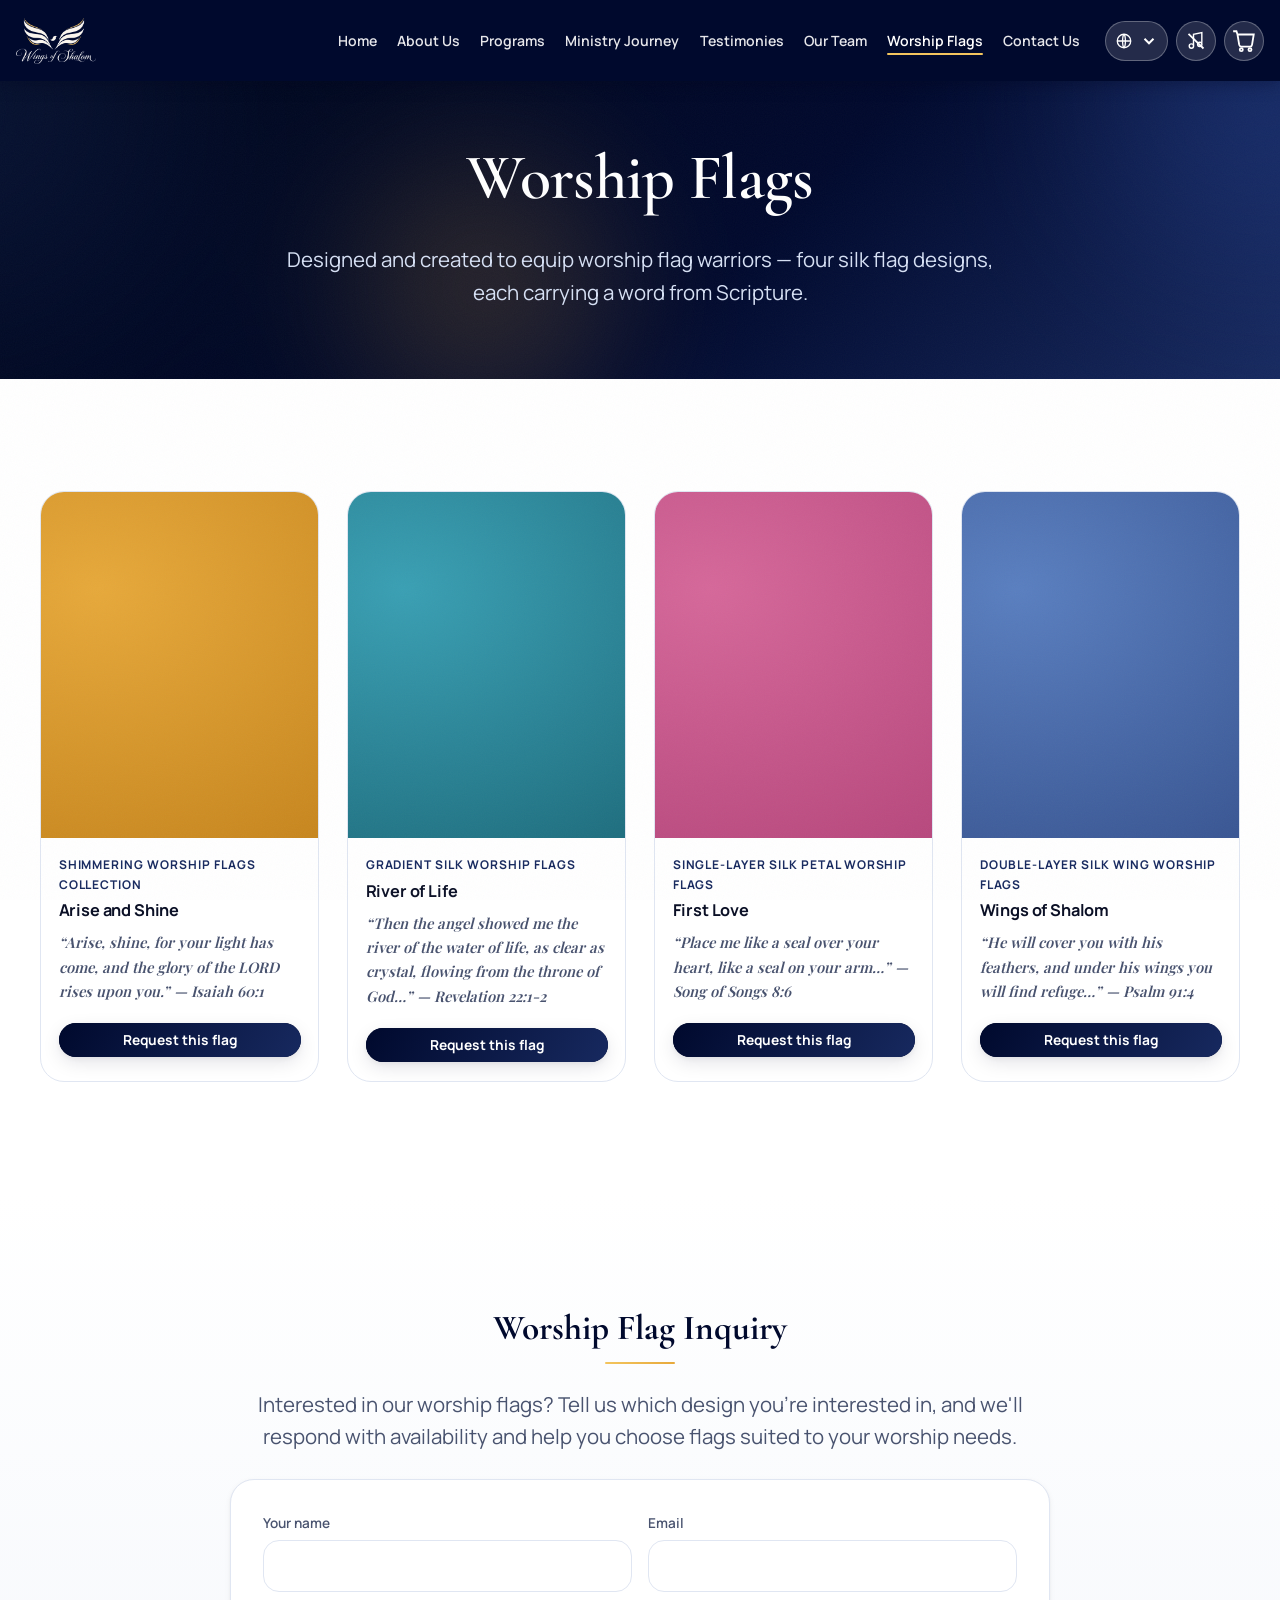
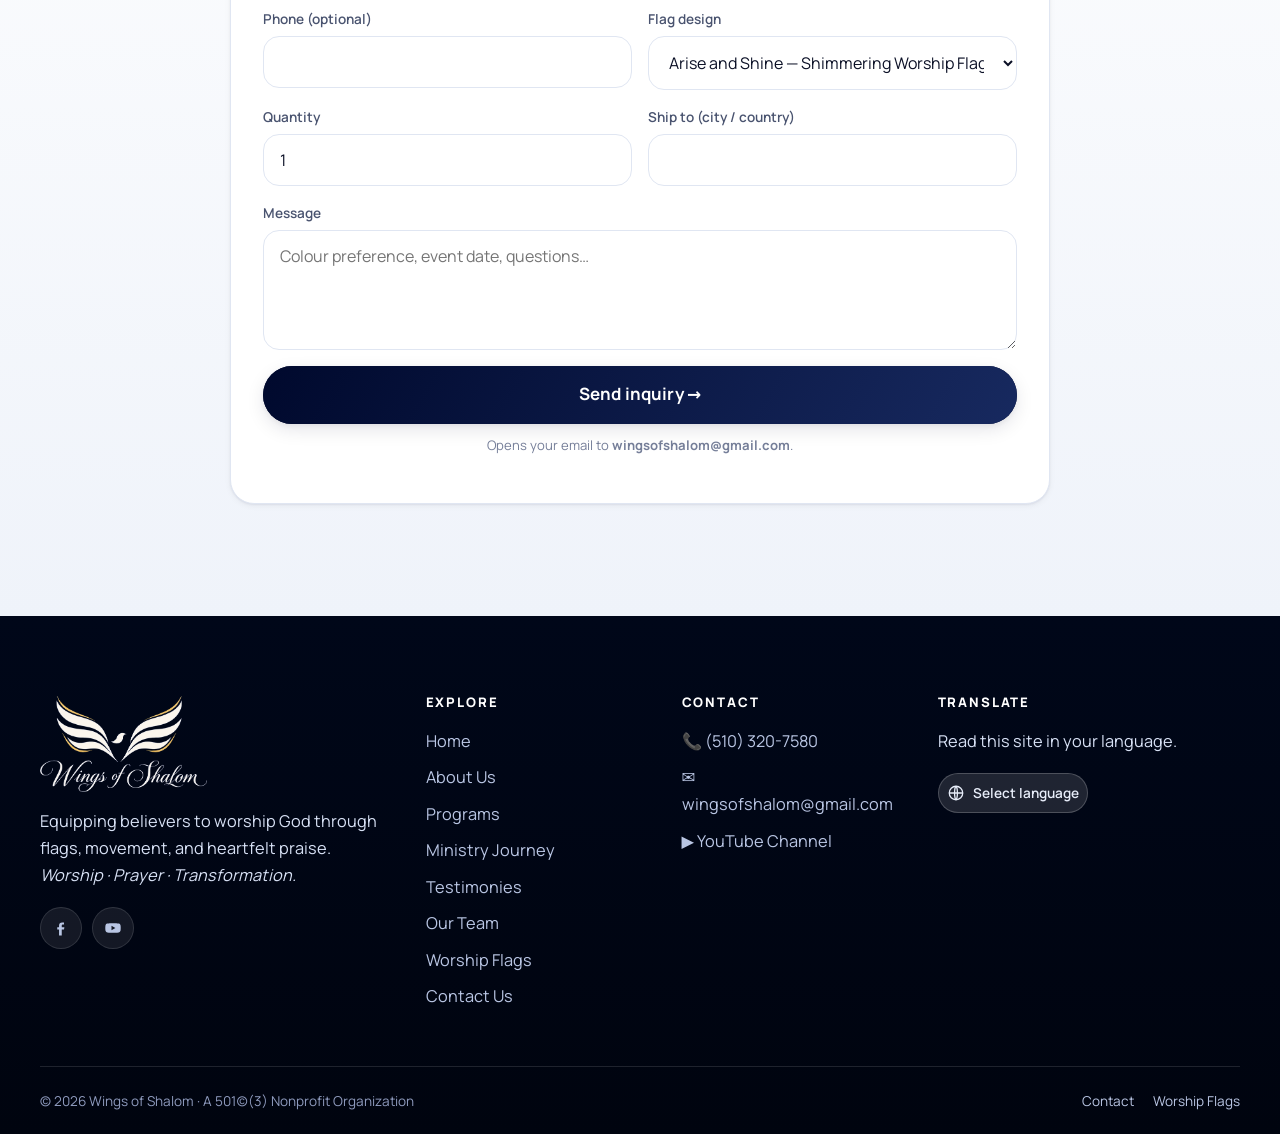
<file: worship-flags.html>
<!doctype html>
<html lang="en">
<head>
  <meta charset="utf-8">
  <meta name="viewport" content="width=device-width, initial-scale=1">
  <title>Worship Flags — Wings of Shalom</title>
  <meta name="description" content="Handcrafted worship flag designs by Wings of Shalom — Arise and Shine, River of Life, First Love, and Wings of Shalom. Inquire about availability.">
  <link rel="icon" href="assets/img/favicon.svg" type="image/svg+xml">
  <link rel="preload" as="font" type="font/woff2" href="assets/fonts/cormorant-600.woff2" crossorigin>
  <link rel="stylesheet" href="assets/css/theme.css">
  <script defer src="assets/js/products.js"></script>
  <script defer src="assets/js/components.js"></script>
  <script defer src="assets/js/store.js"></script>
  <script defer src="assets/js/main.js"></script>
  <script defer src="assets/js/sound.js"></script>
</head>
<body>
<div id="site-header"></div>

<main>
  <section class="band royal" style="padding:9rem 0 3rem;position:relative;overflow:hidden;text-align:center">
    <div class="aurora" style="opacity:.4"><i></i><i></i><i></i></div>
    <div class="container" style="position:relative;z-index:2">
      <h1 data-reveal style="color:#fff">Worship Flags</h1>
      <p class="lead" data-reveal data-reveal-delay="1" style="color:#D7E1F5;max-width:60ch;margin-inline:auto">
        Designed and created to equip worship flag warriors — four silk flag designs, each carrying a word from Scripture.</p>
    </div>
  </section>

  <section class="section">
    <div class="container">
      <div class="product-grid" id="flag-grid"></div>
    </div>
  </section>

  <!-- Worship Flag Inquiry -->
  <section class="section band soft" id="order">
    <div class="narrow">
      <span class="sec-head is-center" data-reveal>Worship Flag Inquiry</span>
      <p class="text-center lead" data-reveal data-reveal-delay="1" style="margin-bottom:1.6rem">Interested in our worship flags? Tell us which design you're interested in, and we'll respond with availability and help you choose flags suited to your worship needs.</p>
      <form class="card" id="order-form" data-reveal="zoom" onsubmit="return wosSubmitOrder(event)"><div class="pad" style="padding:2rem">
        <div class="row-2">
          <div class="field"><label for="of-name">Your name</label><input class="input" id="of-name" required></div>
          <div class="field"><label for="of-email">Email</label><input class="input" id="of-email" type="email" required></div>
        </div>
        <div class="row-2">
          <div class="field"><label for="of-phone">Phone (optional)</label><input class="input" id="of-phone"></div>
          <div class="field"><label for="of-flag">Flag design</label>
            <select class="select" id="of-flag"></select></div>
        </div>
        <div class="row-2">
          <div class="field"><label for="of-qty">Quantity</label><input class="input" id="of-qty" type="number" min="1" value="1"></div>
          <div class="field"><label for="of-ship">Ship to (city / country)</label><input class="input" id="of-ship"></div>
        </div>
        <div class="field"><label for="of-msg">Message</label><textarea class="textarea" id="of-msg" placeholder="Colour preference, event date, questions…"></textarea></div>
        <button class="btn block lg" type="submit">Send inquiry →</button>
        <p class="small" style="color:var(--text-faint);margin-top:.7rem;text-align:center">Opens your email to <strong>wingsofshalom@gmail.com</strong>.</p>
      </div></form>
    </div>
  </section>
</main>

<div id="site-footer"></div>

<script>
  document.addEventListener("DOMContentLoaded", function () {
    var P = window.WOS_PRODUCTS || [];
    var grid = document.getElementById("flag-grid");
    grid.innerHTML = P.map(function (p, i) {
      return '<article class="product" data-reveal data-reveal-delay="' + ((i % 4) + 1) + '">' +
        '<div class="media">' +
        '<img src="' + p.image + '" alt="' + p.name + '" loading="lazy"></div>' +
        '<div class="info"><span class="cat">' + p.subtitle + '</span>' +
        '<h3>' + p.name + '</h3>' +
        '<p style="font-family:var(--font-quote);font-style:italic;color:var(--text-soft);font-size:.92rem;margin:.2rem 0 0">' + p.scripture + '</p>' +
        '<button class="btn sm block" style="margin-top:.9rem" data-req="' + p.id + '">Request this flag</button>' +
        '</div></article>';
    }).join("");
    grid.querySelectorAll("[data-reveal]").forEach(function (el) { el.classList.add("in"); });

    // Fill the flag <select>
    var sel = document.getElementById("of-flag");
    sel.innerHTML = P.map(function (p) { return '<option value="' + p.name + '">' + p.name + ' — ' + p.subtitle + '</option>'; }).join("") + '<option value="Not sure / more than one">Not sure / more than one</option>';

    // "Request this flag" → preselect + scroll to form
    grid.querySelectorAll("[data-req]").forEach(function (b) {
      b.onclick = function () {
        var p = P.find(function (x) { return x.id === b.dataset.req; });
        if (p) sel.value = p.name;
        document.getElementById("order").scrollIntoView({ behavior: "smooth" });
        setTimeout(function () { document.getElementById("of-name").focus(); }, 500);
      };
    });
  });

  function wosSubmitOrder(e) {
    e.preventDefault();
    var g = function (id) { return (document.getElementById(id).value || "").trim(); };
    var body =
      "Name: " + g("of-name") + "%0D%0A" +
      "Email: " + g("of-email") + "%0D%0A" +
      "Phone: " + g("of-phone") + "%0D%0A" +
      "Flag: " + g("of-flag") + "%0D%0A" +
      "Quantity: " + g("of-qty") + "%0D%0A" +
      "Ship to: " + g("of-ship") + "%0D%0A%0D%0A" +
      "Message:%0D%0A" + g("of-msg");
    window.location.href = "mailto:wingsofshalom@gmail.com?subject=" +
      encodeURIComponent("Worship Flag Inquiry — " + g("of-flag")) + "&body=" + body;
    if (window.WOS && WOS.toast) WOS.toast("Opening your email…");
    return false;
  }
</script>
</body>
</html>
</file>
<file: assets/css/theme.css>
/* ============================================================================
   WINGS OF SHALOM — Design System  (theme.css)
   Midnight-blue anchored, worshipful, modern. Self-contained (no CDN).
   ----------------------------------------------------------------------------
   Sections:
     1. Fonts
     2. Design tokens (color / type / space / depth / motion)
     3. Reset & base
     4. Typography
     5. Layout primitives
     6. Buttons & links
     7. Cards, glass, depth
     8. Navigation + Google Translate widget
     9. Hero + animated backdrops
    10. Sections, ribbons, marquee
    11. Forms & inputs
    12. Storefront (grid, product, cart drawer, checkout)
    13. Footer
    14. Motion / scroll-reveal / reduced-motion
    15. Utilities & responsive
   ========================================================================== */

/* ---------- 1. Fonts -------------------------------------------------------- */
@font-face{font-family:"Cormorant";src:url("../fonts/cormorant-400.woff2") format("woff2");font-weight:400;font-style:normal;font-display:swap}
@font-face{font-family:"Cormorant";src:url("../fonts/cormorant-500.woff2") format("woff2");font-weight:500;font-style:normal;font-display:swap}
@font-face{font-family:"Cormorant";src:url("../fonts/cormorant-600.woff2") format("woff2");font-weight:600;font-style:normal;font-display:swap}
@font-face{font-family:"Cormorant";src:url("../fonts/cormorant-700.woff2") format("woff2");font-weight:700;font-style:normal;font-display:swap}
@font-face{font-family:"Manrope";src:url("../fonts/manrope-400.woff2") format("woff2");font-weight:400;font-style:normal;font-display:swap}
@font-face{font-family:"Manrope";src:url("../fonts/manrope-500.woff2") format("woff2");font-weight:500;font-style:normal;font-display:swap}
@font-face{font-family:"Manrope";src:url("../fonts/manrope-600.woff2") format("woff2");font-weight:600;font-style:normal;font-display:swap}
@font-face{font-family:"Manrope";src:url("../fonts/manrope-700.woff2") format("woff2");font-weight:700;font-style:normal;font-display:swap}
@font-face{font-family:"Manrope";src:url("../fonts/manrope-800.woff2") format("woff2");font-weight:800;font-style:normal;font-display:swap}
@font-face{font-family:"Playfair";src:url("../fonts/playfair-600.woff2") format("woff2");font-weight:600;font-style:normal;font-display:swap}
@font-face{font-family:"Playfair";src:url("../fonts/playfair-700.woff2") format("woff2");font-weight:700;font-style:normal;font-display:swap}
@font-face{font-family:"GreatVibes";src:url("../fonts/great-vibes-400.woff2") format("woff2");font-weight:400;font-style:normal;font-display:swap}

/* ---------- 2. Design tokens ----------------------------------------------- */
:root{
  /* --- Midnight blue scale (the MAIN color family) --- */
  --plum-950:#00040F;
  --plum-900:#000719;
  --plum-800:#00092D;
  --plum-700:#011240;
  --brand-700:#000617;
  --brand-600:#00092D;   /* MIDNIGHT BLUE — primary (#00092D) */
  --brand-500:#17295F;   /* brighter blue / CTA hover */
  --brand-400:#3C5290;
  --lilac-300:#A9B8DC;
  --lilac-200:#CCD7EE;
  --lilac-100:#E7EDF9;
  --lilac-50:#F3F6FC;

  /* --- Complementary accents (blue stays dominant) --- */
  --gold-600:#c68a1e;
  --gold-500:#e7a93b;    /* regal gold */
  --gold-400:#f3c55e;
  --rose-500:#2E4FA8;    /* blue accent */
  --rose-400:#5572C4;
  --teal-400:#1D6FA0;    /* azure accent */
  --teal-300:#3A95C4;

  /* --- Neutrals (blue-tinted) --- */
  --ink-900:#0B1026;
  --ink-800:#18203C;
  --ink-600:#49536F;
  --ink-500:#6B7490;
  --ink-400:#767F99;
  --paper:#ffffff;
  --paper-2:#F9FAFD;
  --paper-3:#EFF3FA;
  --line:#E0E6F2;
  --line-strong:#C5CFE4;

  /* --- Semantic tokens (light context default) --- */
  --bg:var(--paper);
  --bg-soft:var(--paper-2);
  --surface:#ffffff;
  --text:var(--ink-900);
  --text-soft:var(--ink-600);
  --text-faint:var(--ink-400);
  --brand:var(--brand-600);
  --brand-bright:var(--brand-500);
  --accent:var(--gold-500);
  --border:var(--line);

  /* --- Gradients --- */
  --grad-brand:linear-gradient(120deg,#00092D,#17295F);
  --grad-royal:linear-gradient(135deg,var(--plum-900),var(--brand-600) 60%,var(--brand-500));
  --grad-gold:linear-gradient(120deg,var(--gold-400),var(--gold-500));
  --grad-warm:linear-gradient(120deg,#1D6FA0,#2E4FA8 45%,#00092D);
  --grad-text:linear-gradient(100deg,#3C5290,#00092D 48%,#e7a93b);
  --grad-sheen:linear-gradient(115deg,transparent 20%,rgba(255,255,255,.55) 50%,transparent 80%);

  /* --- Type --- */
  --font-script:"GreatVibes","Snell Roundhand","Apple Chancery",cursive;
  --font-display:"Cormorant","Iowan Old Style","Palatino Linotype",Georgia,serif;
  --font-quote:"Playfair","Cormorant",Georgia,serif;
  --font-body:"Manrope",system-ui,-apple-system,"Segoe UI",Roboto,sans-serif;
  --fs-hero:clamp(2.9rem,7vw,6rem);
  --fs-h1:clamp(2.3rem,5vw,4rem);
  --fs-h2:clamp(1.9rem,3.6vw,3rem);
  --fs-h3:clamp(1.35rem,2.2vw,1.9rem);
  --fs-lead:clamp(1.08rem,1.6vw,1.35rem);

  /* --- Space & radius --- */
  --sp-1:.375rem; --sp-2:.75rem; --sp-3:1.125rem; --sp-4:1.75rem;
  --sp-5:2.5rem; --sp-6:3.5rem; --sp-7:5rem; --sp-8:7rem;
  --r-sm:.6rem; --r-md:1rem; --r-lg:1.5rem; --r-xl:2rem; --r-pill:999px;
  --maxw:1200px; --maxw-narrow:820px;

  /* --- Depth --- */
  --sh-1:0 1px 2px rgba(0,9,45,.06),0 2px 6px rgba(0,9,45,.05);
  --sh-2:0 6px 18px rgba(0,9,45,.10),0 2px 6px rgba(0,9,45,.06);
  --sh-3:0 18px 44px rgba(0,9,45,.16),0 6px 14px rgba(0,9,45,.09);
  --sh-4:0 34px 80px rgba(0,6,31,.28),0 12px 30px rgba(0,6,31,.16);
  --sh-brand:0 20px 50px rgba(0,9,45,.4);
  --ring:0 0 0 3px rgba(47,70,135,.45);

  /* --- Motion --- */
  --ease:cubic-bezier(.22,.61,.36,1);
  --ease-out:cubic-bezier(.16,1,.3,1);
  --ease-spring:cubic-bezier(.34,1.56,.64,1);
  --t-fast:.18s; --t:.32s; --t-slow:.6s;
}

/* Dark context helper (for rich bands / footer) */
.on-dark{
  --bg:var(--plum-950);
  --surface:rgba(255,255,255,.06);
  --text:#EAF0FC;
  --text-soft:#B9C6E4;
  --text-faint:#8D9AC0;
  --border:rgba(255,255,255,.12);
  color:var(--text);
}

/* ---------- 3. Reset & base ------------------------------------------------ */
*,*::before,*::after{box-sizing:border-box}
html{-webkit-text-size-adjust:100%;scroll-behavior:smooth}
@media (prefers-reduced-motion:reduce){html{scroll-behavior:auto}}
body{
  margin:0;font-family:var(--font-body);color:var(--text);background:var(--bg);
  font-size:1.02rem;line-height:1.65;font-weight:400;
  -webkit-font-smoothing:antialiased;text-rendering:optimizeLegibility;
  overflow-x:hidden;
}
img,video,svg{max-width:100%;height:auto;display:block}
a{color:inherit;text-decoration:none}
button{font-family:inherit;cursor:pointer}
:focus-visible{outline:none;box-shadow:var(--ring);border-radius:var(--r-sm)}
::selection{background:var(--brand-400);color:#fff}
hr{border:none;border-top:1px solid var(--border);margin:var(--sp-5) 0}

/* Grain + scrollbar niceties */
body::after{
  content:"";position:fixed;inset:0;pointer-events:none;z-index:9;opacity:.035;
  background-image:url("data:image/svg+xml,%3Csvg xmlns='http://www.w3.org/2000/svg' width='120' height='120'%3E%3Cfilter id='n'%3E%3CfeTurbulence type='fractalNoise' baseFrequency='.9' numOctaves='2'/%3E%3C/filter%3E%3Crect width='100%25' height='100%25' filter='url(%23n)'/%3E%3C/svg%3E");
}
::-webkit-scrollbar{width:12px;height:12px}
::-webkit-scrollbar-thumb{background:var(--lilac-300);border-radius:99px;border:3px solid var(--paper-2)}
::-webkit-scrollbar-thumb:hover{background:var(--brand-400)}

/* ---------- 4. Typography -------------------------------------------------- */
h1,h2,h3,h4{font-family:var(--font-display);font-weight:600;line-height:1.05;
  letter-spacing:-.01em;color:var(--text);margin:0 0 .5em}
h1{font-size:var(--fs-h1)} h2{font-size:var(--fs-h2)} h3{font-size:var(--fs-h3);font-weight:600}
p{margin:0 0 1.1em}
.lead{font-size:var(--fs-lead);color:var(--text-soft);line-height:1.6}
.eyebrow{font-family:var(--font-body);font-weight:700;font-size:.78rem;
  letter-spacing:.22em;text-transform:uppercase;color:var(--brand-500);
  display:inline-flex;align-items:center;gap:.6em;margin:0 0 1rem}
.eyebrow::before{content:"";width:26px;height:2px;border-radius:2px;background:var(--grad-gold)}
.on-dark .eyebrow{color:var(--gold-400)}
.display{font-family:var(--font-display);font-size:var(--fs-hero);font-weight:600;
  line-height:1.02;letter-spacing:-.02em}
.grad-text{background:var(--grad-text);-webkit-background-clip:text;background-clip:text;
  -webkit-text-fill-color:transparent;color:transparent}
.serif{font-family:var(--font-display)}
.quote{font-family:var(--font-quote);font-style:italic}
.scripture{font-family:var(--font-quote);font-style:italic;color:var(--text-soft)}
small,.small{font-size:.82rem}

/* ---------- 5. Layout primitives ------------------------------------------- */
.container{width:min(100% - 2.5rem,var(--maxw));margin-inline:auto}
.narrow{width:min(100% - 2.5rem,var(--maxw-narrow));margin-inline:auto}
.section{padding-block:var(--sp-8)}
.section-sm{padding-block:var(--sp-6)}
.grid{display:grid;gap:var(--sp-4)}
.cols-2{grid-template-columns:repeat(2,1fr)}
.cols-3{grid-template-columns:repeat(3,1fr)}
.cols-4{grid-template-columns:repeat(4,1fr)}
.flex{display:flex;gap:var(--sp-3);align-items:center}
.wrap{flex-wrap:wrap}
.between{justify-content:space-between}
.center{justify-content:center}
.stack>*+*{margin-top:var(--sp-3)}
.text-center{text-align:center}
.mx-auto{margin-inline:auto}
.badge{display:inline-flex;align-items:center;gap:.5em;font-size:.75rem;font-weight:700;
  letter-spacing:.03em;padding:.4em .8em;border-radius:var(--r-pill);
  background:var(--lilac-100);color:var(--brand-600)}
.badge.gold{background:linear-gradient(120deg,#fff4d6,#ffe6a8);color:#8a5a00}

/* ---------- 6. Buttons & links --------------------------------------------- */
.btn{
  --bg:var(--grad-brand);position:relative;display:inline-flex;align-items:center;
  justify-content:center;gap:.6em;font-family:var(--font-body);font-weight:700;
  font-size:.98rem;letter-spacing:.01em;line-height:1;padding:1.02em 1.7em;border:none;
  border-radius:var(--r-pill);color:#fff;background:var(--brand-600);
  box-shadow:var(--sh-2);isolation:isolate;overflow:hidden;
  transition:transform var(--t) var(--ease-spring),box-shadow var(--t) var(--ease),filter var(--t);
  will-change:transform}
.btn::before{content:"";position:absolute;inset:0;z-index:-1;background:var(--grad-brand);
  transition:transform var(--t) var(--ease)}
.btn::after{content:"";position:absolute;inset:0;z-index:-1;opacity:0;
  background:var(--grad-sheen);transform:translateX(-120%);transition:opacity .1s}
.btn:hover{transform:translateY(-3px) scale(1.015);box-shadow:var(--sh-brand)}
.btn:hover::after{opacity:1;animation:sheen .9s var(--ease) forwards}
.btn:active{transform:translateY(-1px) scale(.99)}
@keyframes sheen{from{transform:translateX(-120%)}to{transform:translateX(120%)}}
.btn.gold{background:var(--grad-gold);color:#3a2600;box-shadow:0 12px 30px rgba(224,169,46,.4)}
.btn.gold::before{background:var(--grad-gold)}
.btn.ghost{background:transparent;color:var(--brand-600);box-shadow:inset 0 0 0 1.5px var(--brand-400)}
.btn.ghost::before{opacity:0}
.btn.ghost:hover{color:#fff;box-shadow:var(--sh-brand)}
.btn.ghost:hover::before{opacity:1}
.on-dark .btn.ghost{color:#fff;box-shadow:inset 0 0 0 1.5px rgba(255,255,255,.4)}
.band.royal .btn.ghost{color:#fff;box-shadow:inset 0 0 0 1.5px rgba(255,255,255,.5)}
.band.royal .btn.ghost:hover{box-shadow:var(--sh-brand)}
.btn.lg{padding:1.2em 2.1em;font-size:1.06rem}
.btn.sm{padding:.72em 1.15em;font-size:.86rem}
.btn.block{display:flex;width:100%}
.link-arrow{display:inline-flex;align-items:center;gap:.5em;font-weight:700;color:var(--brand-600);
  transition:gap var(--t) var(--ease)}
.link-arrow svg{transition:transform var(--t) var(--ease)}
.link-arrow:hover{gap:.85em}
.link-arrow:hover svg{transform:translateX(4px)}
.on-dark .link-arrow{color:var(--gold-400)}

/* ---------- 7. Cards, glass, depth ----------------------------------------- */
.card{background:var(--surface);border:1px solid var(--border);border-radius:var(--r-lg);
  box-shadow:var(--sh-1);overflow:hidden;transition:transform var(--t) var(--ease-out),
  box-shadow var(--t) var(--ease),border-color var(--t)}
.card:hover{transform:translateY(-6px);box-shadow:var(--sh-3);border-color:var(--line-strong)}
.card .pad{padding:var(--sp-4)}
.glass{background:rgba(255,255,255,.62);backdrop-filter:blur(16px) saturate(160%);
  -webkit-backdrop-filter:blur(16px) saturate(160%);border:1px solid rgba(255,255,255,.55);
  box-shadow:var(--sh-2)}
.on-dark .glass{background:rgba(0,12,48,.42);border-color:rgba(255,255,255,.12)}
/* 3D tilt shell (JS-driven via --rx/--ry) */
.tilt{transform:perspective(900px) rotateX(var(--rx,0deg)) rotateY(var(--ry,0deg));
  transition:transform var(--t) var(--ease);transform-style:preserve-3d;will-change:transform}
.tilt .tilt-lift{transform:translateZ(40px)}
/* Gradient border shine */
.shine-border{position:relative}
.shine-border::before{content:"";position:absolute;inset:0;border-radius:inherit;padding:1.5px;
  background:var(--grad-brand);-webkit-mask:linear-gradient(#000 0 0) content-box,linear-gradient(#000 0 0);
  -webkit-mask-composite:xor;mask-composite:exclude;opacity:.0;transition:opacity var(--t)}
.shine-border:hover::before{opacity:.9}

/* ---------- 8. Navigation + Google Translate ------------------------------- */
.nav{position:fixed;top:0;left:0;right:0;z-index:100;transition:background var(--t) var(--ease),
  box-shadow var(--t) var(--ease),padding var(--t) var(--ease);padding:1.1rem 0}
.nav-inner{display:flex;align-items:center;gap:1rem;
  width:min(100% - 2rem,1320px);margin-inline:auto}
.nav.scrolled{background:rgba(255,255,255,.72);backdrop-filter:blur(18px) saturate(180%);
  -webkit-backdrop-filter:blur(18px) saturate(180%);box-shadow:0 6px 24px rgba(0,9,45,.10);
  padding:.6rem 0;border-bottom:1px solid rgba(199,207,228,.6)}
.brand{display:flex;align-items:center;gap:.7rem;font-family:var(--font-display);
  font-weight:700;font-size:1.35rem;letter-spacing:-.01em;color:var(--text);margin-right:auto}
.brand .mark{width:40px;height:40px;border-radius:12px;display:grid;place-items:center;
  background:var(--grad-royal);box-shadow:var(--sh-2);color:#fff;flex:0 0 auto}
.brand .mark svg{width:24px;height:24px}
.brand b{font-weight:700}.brand span{color:var(--brand-500)}
.nav-links{display:flex;align-items:center;gap:.1rem}
.nav-links a{position:relative;padding:.45rem .58rem;border-radius:var(--r-sm);font-weight:600;
  font-size:.88rem;white-space:nowrap;color:var(--text-soft);transition:color var(--t),background var(--t)}
.nav-links a::after{content:"";position:absolute;left:.58rem;right:.58rem;bottom:.28rem;height:2px;
  border-radius:2px;background:var(--grad-brand);transform:scaleX(0);transform-origin:left;
  transition:transform var(--t) var(--ease)}
.nav-links a:hover,.nav-links a.active{color:var(--brand-600)}
.nav-links a:hover::after,.nav-links a.active::after{transform:scaleX(1)}
.nav-actions{display:flex;align-items:center;gap:.5rem}

/* Cart button */
.cart-btn{position:relative;width:40px;height:40px;border-radius:50%;border:1px solid var(--border);
  background:var(--surface);display:grid;place-items:center;color:var(--text);
  transition:transform var(--t) var(--ease-spring),box-shadow var(--t),color var(--t)}
.cart-btn:hover{transform:translateY(-2px) scale(1.06);box-shadow:var(--sh-2);color:var(--brand-600)}
.cart-count{position:absolute;top:-4px;right:-4px;min-width:20px;height:20px;padding:0 5px;
  border-radius:99px;background:var(--grad-brand);color:#fff;font-size:.7rem;font-weight:800;
  display:grid;place-items:center;box-shadow:0 3px 8px rgba(23,41,95,.5);
  transform:scale(0);transition:transform var(--t) var(--ease-spring)}
.cart-count.show{transform:scale(1)}
.cart-count.bump{animation:bump .4s var(--ease-spring)}
@keyframes bump{0%{transform:scale(1)}40%{transform:scale(1.5)}100%{transform:scale(1)}}

/* Google Translate widget — restyled to a clean pill */
.gt-wrap{position:relative;display:inline-flex;align-items:center}
.gt-pill{display:inline-flex;align-items:center;gap:.3rem;height:40px;padding:0 .55rem;
  border-radius:var(--r-pill);border:1px solid var(--border);background:var(--surface);
  color:var(--text-soft);font-weight:600;font-size:.85rem;transition:box-shadow var(--t),color var(--t)}
.gt-pill .gt-label{display:none}
.gt-pill:hover{color:var(--brand-600);box-shadow:var(--sh-1)}
.gt-pill svg{width:18px;height:18px;flex:0 0 auto}
/* Google injects a <select>; we overlay it invisibly on the pill for native behaviour */
#google_translate_element{position:relative}
#google_translate_element .goog-te-gadget{font-size:0!important;color:transparent!important}
#google_translate_element .goog-te-gadget>span{display:none}
#google_translate_element select.goog-te-combo{
  position:absolute;inset:0;width:100%;height:100%;opacity:0;cursor:pointer;margin:0;border:0}
/* Kill Google’s top banner + tooltip chrome */
.goog-te-banner-frame,.skiptranslate>iframe{display:none!important}
body{top:0!important}
#goog-gt-tt,.goog-te-balloon-frame{display:none!important}
.goog-text-highlight{background:none!important;box-shadow:none!important}

/* Mobile nav */
.nav-toggle{display:none;width:44px;height:44px;border-radius:12px;border:1px solid var(--border);
  background:var(--surface);flex-direction:column;justify-content:center;align-items:center;gap:5px}
.nav-toggle span{width:20px;height:2px;background:var(--text);border-radius:2px;
  transition:transform var(--t) var(--ease),opacity var(--t)}
.nav-toggle.open span:nth-child(1){transform:translateY(7px) rotate(45deg)}
.nav-toggle.open span:nth-child(2){opacity:0}
.nav-toggle.open span:nth-child(3){transform:translateY(-7px) rotate(-45deg)}

/* ---------- 9. Hero + animated backdrops ----------------------------------- */
.hero{position:relative;min-height:100svh;display:flex;align-items:center;
  padding-top:7rem;overflow:hidden;background:var(--plum-950);color:#fff}
.hero .container{position:relative;z-index:3}
.hero h1{color:#fff}
.hero .lead{color:#CBD7EF;max-width:34ch}
/* Animated aurora / mesh blobs */
.aurora{position:absolute;inset:-20% -10%;z-index:0;filter:blur(60px);opacity:.9;pointer-events:none}
.aurora i{position:absolute;display:block;border-radius:50%;mix-blend-mode:screen;
  animation:float-blob 18s var(--ease) infinite alternate}
.aurora i:nth-child(1){width:44vw;height:44vw;left:-6%;top:2%;
  background:radial-gradient(circle at 30% 30%,var(--brand-500),transparent 62%);animation-delay:0s}
.aurora i:nth-child(2){width:40vw;height:40vw;right:-4%;top:-6%;
  background:radial-gradient(circle at 60% 40%,var(--rose-500),transparent 60%);animation-delay:-4s}
.aurora i:nth-child(3){width:38vw;height:38vw;left:24%;bottom:-14%;
  background:radial-gradient(circle at 50% 50%,var(--gold-500),transparent 58%);opacity:.6;animation-delay:-8s}
.aurora i:nth-child(4){width:30vw;height:30vw;right:14%;bottom:-8%;
  background:radial-gradient(circle at 50% 50%,var(--teal-400),transparent 60%);opacity:.45;animation-delay:-12s}
@keyframes float-blob{
  0%{transform:translate(0,0) scale(1)}
  50%{transform:translate(4%,3%) scale(1.12)}
  100%{transform:translate(-3%,-4%) scale(1.05)}}
/* Star/anointing sparkle field */
.stars{position:absolute;inset:0;z-index:1;opacity:.5;pointer-events:none;
  background-image:radial-gradient(1.5px 1.5px at 20% 30%,#fff,transparent),
    radial-gradient(1.5px 1.5px at 70% 60%,#fff,transparent),
    radial-gradient(1px 1px at 40% 80%,#fff,transparent),
    radial-gradient(1.5px 1.5px at 85% 25%,#fff,transparent),
    radial-gradient(1px 1px at 55% 15%,#fff,transparent);
  background-size:cover;animation:twinkle 6s ease-in-out infinite alternate}
@keyframes twinkle{from{opacity:.25}to{opacity:.6}}
/* Flowing worship-flag canvas sits at z1 */
.flag-canvas{position:absolute;inset:0;z-index:1;opacity:.8;pointer-events:none}
.hero-fade{position:absolute;left:0;right:0;bottom:0;height:22vh;z-index:2;pointer-events:none;
  background:linear-gradient(to bottom,transparent,var(--paper) 92%)}
.scroll-cue{position:absolute;left:50%;bottom:1.6rem;z-index:4;transform:translateX(-50%);
  color:#BFCCEA;font-size:.72rem;letter-spacing:.2em;text-transform:uppercase;
  display:flex;flex-direction:column;align-items:center;gap:.5rem}
.scroll-cue .dot{width:22px;height:36px;border-radius:12px;border:2px solid rgba(255,255,255,.4);
  position:relative}
.scroll-cue .dot::after{content:"";position:absolute;left:50%;top:7px;width:4px;height:7px;
  border-radius:4px;background:#fff;transform:translateX(-50%);animation:scrolldot 1.8s infinite}
@keyframes scrolldot{0%{opacity:0;transform:translate(-50%,0)}40%{opacity:1}
  80%{opacity:0;transform:translate(-50%,12px)}100%{opacity:0}}

/* ---------- 10. Sections, ribbons, marquee --------------------------------- */
.band{position:relative;overflow:hidden}
.band.royal{background:var(--grad-royal);color:#fff}
.band.plum{background:linear-gradient(180deg,var(--plum-950),var(--plum-900))}
.band.soft{background:linear-gradient(180deg,var(--paper),var(--paper-3))}
.section-head{max-width:60ch}
.section-head.center{margin-inline:auto;text-align:center}
/* Marquee scripture ribbon */
.marquee{--gap:3rem;display:flex;overflow:hidden;user-select:none;
  -webkit-mask:linear-gradient(90deg,transparent,#000 8%,#000 92%,transparent);
          mask:linear-gradient(90deg,transparent,#000 8%,#000 92%,transparent)}
.marquee ul{display:flex;gap:var(--gap);padding:0 calc(var(--gap)/2);margin:0;list-style:none;
  flex:0 0 auto;min-width:100%;justify-content:space-around;animation:scroll-x 34s linear infinite}
.marquee:hover ul{animation-play-state:paused}
.marquee li{display:flex;align-items:center;gap:var(--gap);font-family:var(--font-quote);
  font-style:italic;font-size:1.25rem;white-space:nowrap;color:var(--text-soft)}
.marquee li::after{content:"✦";color:var(--gold-500);font-style:normal}
@keyframes scroll-x{from{transform:translateX(0)}to{transform:translateX(calc(-100% - var(--gap)))}}
/* Stat / feature tiles */
.stat{display:flex;flex-direction:column;gap:.2rem}
.stat b{font-family:var(--font-display);font-size:clamp(2.2rem,4vw,3.4rem);font-weight:700;
  background:var(--grad-text);-webkit-background-clip:text;background-clip:text;-webkit-text-fill-color:transparent}
.stat span{color:var(--text-faint);font-weight:600;letter-spacing:.04em;text-transform:uppercase;font-size:.78rem}
.feature{display:flex;gap:1rem;align-items:flex-start}
.feature .ic{flex:0 0 auto;width:52px;height:52px;border-radius:14px;display:grid;place-items:center;
  background:var(--lilac-100);color:var(--brand-600);box-shadow:inset 0 0 0 1px var(--line)}
.on-dark .feature .ic{background:rgba(255,255,255,.08);color:var(--gold-400);box-shadow:inset 0 0 0 1px rgba(255,255,255,.14)}
.feature h3{margin-bottom:.25em}
/* Pull quote */
.pullquote{font-family:var(--font-quote);font-style:italic;font-size:clamp(1.5rem,3vw,2.4rem);
  line-height:1.3;color:var(--text);position:relative;padding-left:1.2em}
.pullquote::before{content:"\201C";position:absolute;left:-.05em;top:-.2em;font-size:2.4em;
  color:var(--lilac-200);line-height:1}

/* ---------- 11. Forms & inputs --------------------------------------------- */
.field{display:flex;flex-direction:column;gap:.4rem;margin-bottom:1rem}
.field label{font-weight:600;font-size:.85rem;color:var(--text-soft)}
.input,.select,.textarea{width:100%;font-family:inherit;font-size:1rem;color:var(--text);
  background:var(--surface);border:1.5px solid var(--border);border-radius:var(--r-md);
  padding:.85em 1em;transition:border-color var(--t),box-shadow var(--t)}
.input:focus,.select:focus,.textarea:focus{outline:none;border-color:var(--brand-400);box-shadow:var(--ring)}
.textarea{resize:vertical;min-height:120px}
.row-2{display:grid;grid-template-columns:1fr 1fr;gap:1rem}
.check{display:flex;align-items:flex-start;gap:.6rem;font-size:.9rem;color:var(--text-soft)}
.newsletter{display:flex;gap:.6rem;flex-wrap:wrap}
.newsletter .input{flex:1;min-width:220px}

/* ---------- 12. Storefront -------------------------------------------------- */
.shop-toolbar{display:flex;align-items:center;gap:.6rem;flex-wrap:wrap;margin-bottom:var(--sp-4)}
.chip{border:1.5px solid var(--border);background:var(--surface);color:var(--text-soft);
  padding:.55em 1.05em;border-radius:var(--r-pill);font-weight:600;font-size:.88rem;
  transition:all var(--t) var(--ease)}
.chip:hover{border-color:var(--brand-400);color:var(--brand-600)}
.chip.active{background:var(--grad-brand);color:#fff;border-color:transparent;box-shadow:var(--sh-2)}
.product-grid{display:grid;gap:var(--sp-4);grid-template-columns:repeat(auto-fill,minmax(250px,1fr))}
.product{position:relative;background:var(--surface);border:1px solid var(--border);
  border-radius:var(--r-lg);overflow:hidden;display:flex;flex-direction:column;
  transition:transform var(--t) var(--ease-out),box-shadow var(--t)}
.product:hover{transform:translateY(-7px);box-shadow:var(--sh-3)}
.product .media{position:relative;aspect-ratio:4/5;overflow:hidden;background:var(--paper-3)}
.product .media img{width:100%;height:100%;object-fit:cover;transition:transform .7s var(--ease-out)}
.product:hover .media img{transform:scale(1.07)}
.product .tag{position:absolute;top:.8rem;left:.8rem;z-index:2}
.product .quick{position:absolute;left:.8rem;right:.8rem;bottom:.8rem;z-index:2;opacity:0;
  transform:translateY(10px);transition:opacity var(--t),transform var(--t) var(--ease-out)}
.product:hover .quick{opacity:1;transform:none}
.product .info{padding:1.05rem 1.1rem 1.2rem;display:flex;flex-direction:column;gap:.35rem;flex:1}
.product .info h3{font-family:var(--font-body);font-weight:700;font-size:1.02rem;margin:0;line-height:1.3}
.product .cat{font-size:.75rem;font-weight:700;letter-spacing:.08em;text-transform:uppercase;color:var(--brand-500)}
.product .price{margin-top:auto;font-weight:800;font-size:1.15rem;color:var(--text);display:flex;align-items:baseline;gap:.5rem}
.product .price s{color:var(--text-faint);font-weight:600;font-size:.9rem}
.stars-row{display:flex;gap:2px;color:var(--gold-500);font-size:.85rem}

/* Cart drawer */
.drawer-scrim{position:fixed;inset:0;z-index:200;background:rgba(0,9,45,.5);
  backdrop-filter:blur(3px);opacity:0;visibility:hidden;transition:opacity var(--t),visibility var(--t)}
.drawer-scrim.open{opacity:1;visibility:visible}
.drawer{position:fixed;top:0;right:0;bottom:0;z-index:201;width:min(440px,100%);
  background:var(--paper-2);box-shadow:var(--sh-4);display:flex;flex-direction:column;
  transform:translateX(100%);transition:transform .42s var(--ease-out)}
.drawer.open{transform:none}
.drawer-head{display:flex;align-items:center;justify-content:space-between;padding:1.3rem 1.4rem;
  border-bottom:1px solid var(--border)}
.drawer-head h3{margin:0;font-family:var(--font-display)}
.icon-btn{width:40px;height:40px;border-radius:50%;border:1px solid var(--border);background:var(--surface);
  display:grid;place-items:center;color:var(--text);transition:transform var(--t),color var(--t)}
.icon-btn:hover{transform:rotate(90deg);color:var(--brand-600)}
.drawer-body{flex:1;overflow-y:auto;padding:1.1rem 1.4rem}
.line{display:grid;grid-template-columns:74px 1fr auto;gap:.9rem;padding:.9rem 0;border-bottom:1px solid var(--border);align-items:center}
.line img{width:74px;height:88px;object-fit:cover;border-radius:var(--r-sm)}
.line .l-name{font-weight:700;font-size:.95rem;line-height:1.25}
.line .l-opt{font-size:.8rem;color:var(--text-faint)}
.line .l-price{font-weight:800;color:var(--brand-600)}
.qty{display:inline-flex;align-items:center;border:1.5px solid var(--border);border-radius:var(--r-pill);overflow:hidden}
.qty button{width:30px;height:30px;border:none;background:transparent;color:var(--text);font-size:1.1rem;line-height:1}
.qty button:hover{background:var(--lilac-100);color:var(--brand-600)}
.qty input{width:34px;text-align:center;border:none;font-weight:700;font-family:inherit;background:transparent}
.l-remove{background:none;border:none;color:var(--text-faint);font-size:.78rem;text-decoration:underline;padding:0;margin-top:.3rem}
.l-remove:hover{color:var(--rose-500)}
.drawer-foot{border-top:1px solid var(--border);padding:1.2rem 1.4rem;background:var(--surface)}
.summary-row{display:flex;justify-content:space-between;margin-bottom:.5rem;color:var(--text-soft);font-size:.92rem}
.summary-row.total{font-size:1.15rem;font-weight:800;color:var(--text);margin-top:.7rem}
.cart-empty{text-align:center;color:var(--text-faint);padding:3rem 1rem}
.cart-empty svg{width:64px;height:64px;margin:0 auto 1rem;color:var(--lilac-200)}

/* Product modal (quick view) */
.modal-scrim{position:fixed;inset:0;z-index:210;background:rgba(0,9,45,.62);
  backdrop-filter:blur(6px);display:grid;place-items:center;padding:1.2rem;
  opacity:0;visibility:hidden;transition:opacity var(--t),visibility var(--t)}
.modal-scrim.open{opacity:1;visibility:visible}
.modal{width:min(920px,100%);max-height:92svh;overflow:auto;background:var(--surface);
  border-radius:var(--r-xl);box-shadow:var(--sh-4);display:grid;grid-template-columns:1fr 1fr;
  transform:translateY(24px) scale(.98);transition:transform .4s var(--ease-out)}
.modal-scrim.open .modal{transform:none}
.modal .m-media{background:var(--paper-3);position:relative;min-height:340px}
.modal .m-media img{width:100%;height:100%;object-fit:cover}
.modal .m-body{padding:2rem 2rem 2.2rem}
.opt-group{margin:1.1rem 0}
.opt-group .opt-label{font-weight:700;font-size:.82rem;letter-spacing:.04em;text-transform:uppercase;
  color:var(--text-soft);margin-bottom:.5rem}
.opt-row{display:flex;flex-wrap:wrap;gap:.5rem}
.opt{border:1.5px solid var(--border);background:var(--surface);border-radius:var(--r-sm);
  padding:.55em .9em;font-weight:600;font-size:.9rem;color:var(--text);transition:all var(--t)}
.opt:hover{border-color:var(--brand-400)}
.opt.sel{border-color:var(--brand-500);background:var(--lilac-100);color:var(--brand-700);box-shadow:var(--ring)}
.swatch{width:34px;height:34px;border-radius:50%;padding:0;border:2px solid #fff;box-shadow:0 0 0 1.5px var(--border)}
.swatch.sel{box-shadow:0 0 0 2px var(--brand-500)}

/* Checkout */
.checkout-grid{display:grid;grid-template-columns:1.4fr 1fr;gap:var(--sp-5);align-items:start}
.order-summary{position:sticky;top:6rem}
.secure-note{display:flex;align-items:center;gap:.5rem;color:var(--text-faint);font-size:.82rem;margin-top:1rem}
.trust-row{display:flex;flex-wrap:wrap;gap:1.4rem;align-items:center;justify-content:center;
  color:var(--text-faint);font-weight:600;font-size:.82rem}

/* ---------- 13. Footer ------------------------------------------------------ */
.footer{position:relative;background:linear-gradient(180deg,var(--plum-900),var(--plum-950));
  color:#DCE4F6;padding-top:var(--sp-7);overflow:hidden}
.footer a{color:#B9C6E4;transition:color var(--t)}
.footer a:hover{color:#fff}
.footer .cols{display:grid;grid-template-columns:1.6fr 1fr 1fr 1.4fr;gap:var(--sp-5);padding-bottom:var(--sp-6)}
.footer h4{color:#fff;font-family:var(--font-body);font-weight:800;font-size:.82rem;
  letter-spacing:.14em;text-transform:uppercase;margin-bottom:1.1rem}
.footer .fnav{display:flex;flex-direction:column;gap:.6rem}
.socials{display:flex;gap:.6rem}
.socials a{width:42px;height:42px;border-radius:50%;display:grid;place-items:center;
  background:rgba(255,255,255,.08);border:1px solid rgba(255,255,255,.12);
  transition:transform var(--t) var(--ease-spring),background var(--t)}
.socials a:hover{transform:translateY(-3px);background:var(--grad-brand)}
.footer-bottom{border-top:1px solid rgba(255,255,255,.12);padding:1.4rem 0;display:flex;
  flex-wrap:wrap;gap:1rem;justify-content:space-between;align-items:center;color:#8E9BBE;font-size:.85rem}

/* ---------- 14. Motion / scroll-reveal ------------------------------------- */
[data-reveal]{opacity:0;transform:translateY(28px);
  transition:opacity .7s var(--ease-out),transform .7s var(--ease-out)}
[data-reveal].in{opacity:1;transform:none}
[data-reveal="left"]{transform:translateX(-32px)}
[data-reveal="right"]{transform:translateX(32px)}
[data-reveal="zoom"]{transform:scale(.94)}
[data-reveal].in{transform:none}
[data-reveal-delay="1"]{transition-delay:.09s}
[data-reveal-delay="2"]{transition-delay:.18s}
[data-reveal-delay="3"]{transition-delay:.27s}
[data-reveal-delay="4"]{transition-delay:.36s}
[data-reveal-delay="5"]{transition-delay:.45s}
.float{animation:floaty 6s var(--ease) infinite alternate}
@keyframes floaty{from{transform:translateY(0)}to{transform:translateY(-14px)}}
.spin-slow{animation:spin 26s linear infinite}
@keyframes spin{to{transform:rotate(360deg)}}
.toast{position:fixed;left:50%;bottom:2rem;z-index:300;transform:translate(-50%,140%);
  background:var(--ink-900);color:#fff;padding:.9rem 1.3rem;border-radius:var(--r-pill);
  box-shadow:var(--sh-4);font-weight:600;display:flex;align-items:center;gap:.6rem;
  transition:transform .45s var(--ease-spring)}
.toast.show{transform:translate(-50%,0)}
.toast .ok{color:var(--teal-300)}

@media (prefers-reduced-motion:reduce){
  *,*::before,*::after{animation-duration:.001ms!important;animation-iteration-count:1!important;
    transition-duration:.001ms!important;scroll-behavior:auto!important}
  [data-reveal]{opacity:1!important;transform:none!important}
}

/* ---------- 14b. Dynamic enhancements -------------------------------------- */
/* Scroll progress bar */
.progress-bar{position:fixed;top:0;left:0;height:3px;z-index:150;width:0;
  background:var(--grad-text);box-shadow:0 0 12px rgba(23,41,95,.6);
  transition:width .1s linear}
/* Nav auto-hide on scroll-down */
.nav{transition:background var(--t) var(--ease),box-shadow var(--t) var(--ease),
  padding var(--t) var(--ease),transform .4s var(--ease-out)}
.nav.nav-hidden{transform:translateY(-105%)}
/* Animated gradient shimmer on gradient text */
.grad-text{background-size:220% auto}
@media (prefers-reduced-motion:no-preference){
  .grad-text{animation:shimmer 7s ease-in-out infinite}
  .stat b{background-size:220% auto;animation:shimmer 7s ease-in-out infinite}
}
@keyframes shimmer{0%,100%{background-position:0% 50%}50%{background-position:100% 50%}}
/* Back-to-top FAB */
.to-top{position:fixed;right:1.4rem;bottom:1.4rem;z-index:140;width:52px;height:52px;
  border-radius:50%;border:none;background:var(--grad-brand);color:#fff;display:grid;
  place-items:center;box-shadow:var(--sh-brand);cursor:pointer;opacity:0;visibility:hidden;
  transform:translateY(18px) scale(.8);
  transition:opacity var(--t),visibility var(--t),transform var(--t) var(--ease-spring)}
.to-top.show{opacity:1;visibility:visible;transform:none}
.to-top:hover{transform:translateY(-3px) scale(1.06)}
.to-top svg{width:22px;height:22px}
/* Product image shine sweep on hover */
.product .media::after{content:"";position:absolute;inset:0;z-index:1;pointer-events:none;
  background:linear-gradient(115deg,transparent 30%,rgba(255,255,255,.35) 50%,transparent 70%);
  transform:translateX(-130%);transition:transform .1s}
.product:hover .media::after{animation:sheen 1s var(--ease) forwards}
/* Clip-path wipe reveal for media */
[data-reveal="wipe"]{opacity:1;clip-path:inset(0 100% 0 0);transform:none;
  transition:clip-path .9s var(--ease-out)}
[data-reveal="wipe"].in{clip-path:inset(0 0 0 0)}
/* Blur-rise reveal */
[data-reveal="rise"]{opacity:0;transform:translateY(34px);filter:blur(8px);
  transition:opacity .8s var(--ease-out),transform .8s var(--ease-out),filter .8s var(--ease-out)}
[data-reveal="rise"].in{opacity:1;transform:none;filter:none}
/* Pointer-reactive hero layers (JS sets --mx/--my) */
.hero .aurora{transition:transform .6s var(--ease-out)}
.hero.parallax-on .aurora{transform:translate(calc(var(--mx,0)*14px),calc(var(--my,0)*14px))}
.hero.parallax-on .stars{transform:translate(calc(var(--mx,0)*-8px),calc(var(--my,0)*-8px))}

/* ---------- 14c. Live-site match (wine brand) ------------------------------ */
/* Solid wine nav with white text (matches wingsofshalom.org) */
.nav{background:var(--brand-600);box-shadow:0 2px 16px rgba(0,6,31,.35)}
.nav.scrolled{background:var(--brand-700);backdrop-filter:none;-webkit-backdrop-filter:none;
  border-bottom:1px solid rgba(255,255,255,.12)}
.brand{color:#fff}
.brand .logo-img{height:46px;width:auto;display:block}
.nav.scrolled .brand .logo-img{height:40px;transition:height var(--t)}
.nav-links a{color:rgba(255,255,255,.9)}
.nav-links a:hover,.nav-links a.active{color:#fff}
.nav-links a::after{background:var(--gold-400)}
.cart-btn,.gt-pill,.nav-toggle{background:rgba(255,255,255,.14);border-color:rgba(255,255,255,.28);color:#fff}
.cart-btn:hover{color:#fff;background:rgba(255,255,255,.24)}
.gt-pill:hover{color:#fff}
.nav-toggle span{background:#fff}
@media (max-width:860px){
  .nav-links{background:var(--brand-700)}
  .nav-links a{color:#fff;border-bottom-color:rgba(255,255,255,.14)}
}
/* Section-header wine pill (Our Story / Goals and Vision / …) */
.sec-head{display:block;background:none;border:0;border-radius:0;box-shadow:none;
  color:var(--brand-600);font-family:var(--font-display);
  font-weight:700;font-size:clamp(1.55rem,2.9vw,2.2rem);line-height:1.25;
  text-align:left;position:relative;padding:0 0 14px;margin:0 0 24px}
.sec-head::after{content:"";position:absolute;left:0;bottom:0;
  width:70px;height:2px;border-radius:2px;background:var(--grad-gold)}
.sec-head.is-center{text-align:center}
.sec-head.is-center::after{left:50%;transform:translateX(-50%)}
.on-dark .sec-head{background:none;color:#EAF0FC}
/* Calligraphy wordmark */
.script-word{font-family:var(--font-script);font-weight:400;line-height:.95;
  font-size:clamp(2.8rem,9vw,6rem)}
/* Home hero (image band + emblem + tagline) */
.home-hero{position:relative;min-height:82svh;display:grid;place-items:center;text-align:center;
  padding:8.5rem 1rem 4.5rem;overflow:hidden;color:#fff}
.home-hero .bg{position:absolute;inset:0;z-index:0}
.home-hero .bg img{width:100%;height:100%;object-fit:cover}
.home-hero .bg::after{content:"";position:absolute;inset:0;
  background:linear-gradient(180deg,rgba(10,32,96,.28),rgba(0,14,56,.52))}
.home-hero .inner{position:relative;z-index:2;max-width:940px}
.home-hero .emblem{width:min(380px,74vw);margin:0 auto .6rem;
  filter:drop-shadow(0 14px 34px rgba(0,0,0,.45))}
.home-hero .tagline{font-family:var(--font-body);font-weight:700;letter-spacing:.28em;
  text-transform:uppercase;font-size:clamp(.8rem,1.6vw,1.05rem);color:var(--gold-400)}
/* Exodus scripture band */
/* Scripture banner: soft champagne gold, midnight-blue Cormorant, upright */
.verse-band{background:linear-gradient(180deg,#E4CD92 0%,#D9BD78 52%,#CDAD66 100%);
  color:#00092D;text-align:center;
  padding:clamp(2.4rem,4.4vw,3.4rem) 1.4rem clamp(2.6rem,4.8vw,3.7rem);
  box-shadow:var(--sh-2)}
.verse-band .v{font-family:"Cormorant Garamond","Cormorant",Georgia,serif;
  font-style:normal;font-weight:500;font-size:clamp(1.35rem,2.9vw,2.1rem);
  line-height:1.55;letter-spacing:.005em;max-width:54ch;margin:0 auto;
  color:#00092D;text-wrap:balance}
.verse-band .ref{display:block;margin-top:1.1rem;
  font-family:"Cormorant Garamond","Cormorant",Georgia,serif;
  font-style:normal;font-weight:500;font-size:clamp(.95rem,1.5vw,1.15rem);
  letter-spacing:.08em;color:#00092D}
/* Alternating info row (image + text) */
.info-row{display:grid;grid-template-columns:1fr 1fr;gap:var(--sp-5);align-items:center}
.info-row.rev{direction:rtl}.info-row.rev>*{direction:ltr}
.info-media{border-radius:var(--r-lg);overflow:hidden;box-shadow:var(--sh-3)}
.info-media img{width:100%;height:100%;object-fit:cover;aspect-ratio:4/3}
.prose-accent p{color:var(--brand-700)}
.on-dark .prose-accent p{color:#D7E1F5}
/* Stat cards (count-up) */
.stat-cards{display:grid;grid-template-columns:repeat(3,1fr);gap:1.1rem;max-width:840px;margin:0 auto}
.stat-card{background:#fff;border:1px solid var(--line);border-radius:14px;padding:1.7rem 1rem;
  text-align:center;box-shadow:var(--sh-2);transition:transform var(--t) var(--ease-out),box-shadow var(--t)}
.stat-card:hover{transform:translateY(-5px);box-shadow:var(--sh-3)}
.stat-card b{display:block;font-family:var(--font-display);font-weight:700;
  font-size:clamp(2.1rem,4.4vw,3.1rem);color:var(--brand-600);line-height:1}
.stat-card span{display:block;margin-top:.35rem;color:var(--ink-600);font-weight:600;font-size:.95rem}
/* Team ovals */
.team-grid{display:grid;grid-template-columns:repeat(3,1fr);gap:var(--sp-4)}
.team-card{text-align:center}
.team-oval{width:180px;height:230px;object-fit:cover;border-radius:50%;margin:0 auto 1rem;
  border:5px solid #fff;box-shadow:var(--sh-3)}
.team-card h3{margin:0 0 .1rem;font-family:var(--font-body);font-weight:800;color:var(--brand-700)}
.team-card .role{color:var(--gold-600);font-weight:600;font-size:.9rem}
.team-featured .team-oval{width:230px;height:290px}
/* Warm collage band tint for Our Story */
.collage{position:relative;overflow:hidden}
.collage .bg{position:absolute;inset:0;z-index:0}
.collage .bg img{width:100%;height:100%;object-fit:cover;opacity:.5}
.collage .bg::after{content:"";position:absolute;inset:0;
  background:linear-gradient(180deg,rgba(231,237,249,.72),rgba(169,184,220,.55))}
.collage .container{position:relative;z-index:2}
/* Content swipe-in (used on Our Story paragraphs) */
[data-reveal="swipe"]{opacity:0;transform:translateX(-42px)}
[data-reveal="swipe"].in{opacity:1;transform:none;
  transition:opacity .7s var(--ease-out),transform .7s var(--ease-out)}

/* ---------- 15. Utilities & responsive ------------------------------------- */
.hide{display:none!important}
.mt-0{margin-top:0}.mb-0{margin-bottom:0}
.pt-0{padding-top:0}
.maxw-prose{max-width:64ch}
.rounded{border-radius:var(--r-lg)}
.shadow{box-shadow:var(--sh-3)}
.ratio-16-9{aspect-ratio:16/9}
.ratio-4-5{aspect-ratio:4/5}
.obj-cover{width:100%;height:100%;object-fit:cover}
.only-mobile{display:none}

@media (max-width:1024px){
  .footer .cols{grid-template-columns:1fr 1fr}
  .checkout-grid{grid-template-columns:1fr}
  .cols-4{grid-template-columns:repeat(2,1fr)}
}
@media (max-width:860px){
  .nav-links{position:fixed;inset:0 0 auto 0;top:0;flex-direction:column;align-items:stretch;
    gap:.2rem;padding:6rem 1.5rem 2rem;background:var(--brand-700);
    box-shadow:var(--sh-3);transform:translateY(-110%);
    transition:transform .42s var(--ease-out);height:auto}
  .nav-links.open{transform:none}
  .nav-links a{padding:.9rem 1rem;font-size:1.1rem;border-bottom:1px solid var(--border)}
  .nav-links a::after{display:none}
  .nav-toggle{display:flex}
  .cols-2,.cols-3,.cols-4{grid-template-columns:1fr}
  .modal{grid-template-columns:1fr}
  .row-2{grid-template-columns:1fr}
  .only-mobile{display:block}
  .hide-mobile{display:none!important}
}
@media (max-width:520px){
  .footer .cols{grid-template-columns:1fr}
  :root{--sp-8:4.5rem;--sp-7:3.5rem}
}

/* Live-site-match responsive */
@media (max-width:900px){
  .info-row,.info-row.rev{grid-template-columns:1fr;direction:ltr}
  .stat-cards{grid-template-columns:1fr;max-width:420px}
  .team-grid{grid-template-columns:1fr;gap:2rem}
}

/* ============================================================================
   16. "WOW" premium layer — cursor glow, spotlight cards, ken burns, depth
   ========================================================================== */
/* Trailing cursor glow (desktop, motion-safe) */
.cursor-glow{position:fixed;left:0;top:0;width:28px;height:28px;border-radius:50%;z-index:400;
  pointer-events:none;transform:translate(-50%,-50%);mix-blend-mode:screen;opacity:0;
  background:radial-gradient(circle,rgba(243,197,94,.9),rgba(47,82,168,.55) 45%,transparent 72%);
  transition:width .28s var(--ease),height .28s var(--ease),opacity .3s}
.cursor-glow.big{width:70px;height:70px}
@media (hover:none),(prefers-reduced-motion:reduce){.cursor-glow{display:none!important}}

/* Pointer spotlight that follows the cursor across cards */
.card,.stat-card,.product,.info-media,[data-glow]{position:relative}
.card::after,.stat-card::after,.product::after,[data-glow]::after{content:"";position:absolute;inset:0;
  border-radius:inherit;pointer-events:none;opacity:0;z-index:2;transition:opacity .45s var(--ease);
  background:radial-gradient(340px circle at var(--mx,50%) var(--my,50%),rgba(47,82,168,.18),transparent 62%)}
.card:hover::after,.stat-card:hover::after,.product:hover::after,[data-glow]:hover::after{opacity:1}
/* Sheen sweep across media on hover */
.info-media{overflow:hidden}
.info-media::before{content:"";position:absolute;inset:0;z-index:3;pointer-events:none;
  background:linear-gradient(115deg,transparent 32%,rgba(255,255,255,.28) 50%,transparent 68%);
  transform:translateX(-130%)}
.info-media:hover::before{animation:sheen 1s var(--ease) forwards}

/* Buttons float higher + glow (premium hover) */
.btn:hover{transform:translateY(-4px) scale(1.02)}
.btn.gold:hover{box-shadow:0 20px 46px rgba(231,169,59,.5)}

/* Card lift depth boost */
.card:hover,.stat-card:hover{transform:translateY(-7px)}

/* Hero Ken Burns slow zoom */
@media (prefers-reduced-motion:no-preference){
  .home-hero .bg img{animation:kenburns 24s ease-out infinite alternate;transform-origin:60% 40%}
}
@keyframes kenburns{from{transform:scale(1.03)}to{transform:scale(1.13)}}

/* Reveal: pop (scale+rise) for premium entrances */
[data-reveal="pop"]{opacity:0;transform:translateY(30px) scale(.96)}
[data-reveal="pop"].in{opacity:1;transform:none;transition:opacity .7s var(--ease-out),transform .7s var(--ease-spring)}

/* Sec-head shimmering underline accent */
/* .sec-head underline is a short static gold rule (see .sec-head::after above) */

/* Marquee tint on wine */
.band.soft .marquee li{color:var(--brand-700)}

/* ============================================================================
   17. Themed language dropdown + trailing flag cursor
   ========================================================================== */
/* Fully hide Google's native widget box (we drive it from our own menu) */
#google_translate_element{position:absolute!important;left:0;top:100%;width:1px;height:1px;
  overflow:hidden;opacity:0;pointer-events:none}
.goog-te-banner-frame,.skiptranslate>iframe{display:none!important}
body{top:0!important}
#goog-gt-tt,.goog-te-balloon-frame{display:none!important}
.goog-text-highlight{background:none!important;box-shadow:none!important}

.gt-pill{gap:.45rem}
.gt-pill .gt-chev{transition:transform var(--t)}
.gt-pill[aria-expanded="true"] .gt-chev{transform:rotate(180deg)}
.lang-menu{position:absolute;top:calc(100% + 10px);right:0;z-index:120;min-width:196px;
  background:#fff;border:1px solid var(--line);border-radius:14px;box-shadow:var(--sh-3);
  padding:.4rem;display:flex;flex-direction:column;gap:2px;transform-origin:top right;
  transform:translateY(-6px) scale(.97);opacity:0;visibility:hidden;
  transition:opacity .2s var(--ease),transform .22s var(--ease-spring),visibility .2s}
.lang-menu.open{opacity:1;visibility:visible;transform:none}
.lang-menu button{all:unset;box-sizing:border-box;width:100%;cursor:pointer;padding:.62rem .85rem;
  border-radius:9px;color:var(--ink-800);font-weight:600;font-size:.92rem;font-family:var(--font-body);
  transition:background .15s,color .15s;position:relative}
.lang-menu button:hover,.lang-menu button:focus-visible{background:var(--lilac-100);color:var(--brand-700)}
.lang-menu button.active{background:var(--lilac-100);color:var(--brand-700)}
.lang-menu button.active::after{content:"✓";position:absolute;right:.8rem;color:var(--brand-500);font-weight:800}

/* Realistic trailing silk-flag cursor (desktop, motion-safe) */
.flag-cursor{position:fixed;inset:0;z-index:395;pointer-events:none}
@media (hover:none),(prefers-reduced-motion:reduce){.flag-cursor{display:none!important}}

/* ============================================================================
   18. Mobile scroll-flag, mobile language selector, contrast safety
   ========================================================================== */
.flag-scroll{position:fixed;left:6px;bottom:6px;width:118px;height:150px;z-index:88;pointer-events:none}
@media (hover:hover) and (pointer:fine){.flag-scroll{display:none!important}}

/* Mobile language selector (inside the slide-down menu) */
.lang-mobile{display:none}
.lang-mobile .lm-label{color:var(--gold-400);font-weight:800;letter-spacing:.12em;text-transform:uppercase;font-size:.75rem}
.lang-mobile .lm-row{display:flex;flex-wrap:wrap;gap:.5rem;margin-top:.6rem}
.lang-mobile button{all:unset;box-sizing:border-box;cursor:pointer;color:#fff;background:rgba(255,255,255,.12);
  padding:.5rem .85rem;border-radius:999px;font-weight:600;font-size:.9rem}
.lang-mobile button.active{background:var(--gold-500);color:#3a2600}

@media (max-width:860px){
  /* Guarantee readable mobile menu on every browser */
  .nav-links{background:var(--brand-700)!important}
  .nav-links a{color:#fff!important;border-bottom:1px solid rgba(255,255,255,.14)!important}
  .lang-mobile{display:block;margin-top:1.1rem;border-top:1px solid rgba(255,255,255,.16);padding-top:1.1rem}
}

/* Header sound (hymns) button */
.sound-btn svg{width:20px;height:20px}
.sound-btn.on{background:rgba(255,255,255,.24);color:var(--gold-400)}
.sound-btn.on::after{content:"";position:absolute;inset:-3px;border-radius:50%;
  border:1.5px solid rgba(243,197,94,.55);animation:pulse-ring 2.4s var(--ease-out) infinite}
@media (prefers-reduced-motion:reduce){.sound-btn.on::after{animation:none}}
@keyframes pulse-ring{0%{transform:scale(.9);opacity:.7}100%{transform:scale(1.3);opacity:0}}

/* ============================================================================
   19. Mobile tap ripple (soft white)
   ========================================================================== */
.stat-card,.chip,.opt,.lang-menu button,.lang-mobile button{overflow:hidden}
.tap-ripple{position:absolute;border-radius:50%;pointer-events:none;z-index:6;
  background:radial-gradient(circle,rgba(255,255,255,.5),rgba(255,255,255,0) 68%);
  transform:scale(0);opacity:.85;will-change:transform,opacity;
  animation:tap-ripple .6s var(--ease-out) forwards}
@keyframes tap-ripple{to{transform:scale(1);opacity:0}}
@media (prefers-reduced-motion:reduce){.tap-ripple{display:none!important}}

/* ---- Ministry Journey timeline + video embeds ---- */
.journey{position:relative;padding-left:0}
.journey-item{position:relative;margin-bottom:var(--sp-5)}
.journey-item:last-child{margin-bottom:0}
.journey-body{background:var(--surface,#fff);border:1px solid var(--line);border-radius:var(--r-lg);
  box-shadow:var(--sh-2);padding:1.8rem;position:relative}
.journey-marker{position:absolute;left:-11px;top:2rem;width:20px;height:20px;border-radius:50%;
  background:var(--grad-gold);box-shadow:0 0 0 5px rgba(231,169,59,.18);z-index:2}
@media (min-width:820px){
  .journey{padding-left:2.6rem;border-left:2px solid var(--line)}
  .journey-marker{left:-3.35rem}
}
.video-grid{display:grid;grid-template-columns:1fr 1fr;gap:1rem;margin-top:1.2rem}
.video-grid.one{grid-template-columns:1fr;max-width:640px}
@media (max-width:640px){.video-grid{grid-template-columns:1fr}}
.video-frame{position:relative;aspect-ratio:16/9;border-radius:var(--r-md,14px);overflow:hidden;
  box-shadow:var(--sh-3);background:#000}
.video-frame iframe{position:absolute;inset:0;width:100%;height:100%;border:0}

/* ---- Contact bilingual ministry name band ---- */
.name-band{padding:2.4rem 0 .5rem;text-align:center}
.name-pair{display:inline-flex;align-items:baseline;justify-content:center;gap:1rem;flex-wrap:wrap}
.name-pair .np-en{font-family:var(--font-display,var(--font-heading));font-weight:700;
  font-size:clamp(1.8rem,4.6vw,2.8rem);color:var(--brand-700);line-height:1.05}
.name-pair .np-zh{font-weight:700;font-size:clamp(1.8rem,4.6vw,2.8rem);color:var(--brand-600);line-height:1.05}
.name-pair .np-sep{color:var(--gold-500,#e7a93b);font-size:clamp(1.4rem,4vw,2.2rem);opacity:.8}

.pb-0{padding-bottom:0!important}

/* ---- Home hero: ministry name as image ---- */
.home-hero .hero-name{display:block;margin:0 auto .4rem;width:auto;max-width:min(620px,88vw);
  height:auto;filter:drop-shadow(0 6px 22px rgba(0,0,0,.45))}

/* ---- Ministry Journey: retreat two-up ---- */
.retreat-grid{display:grid;grid-template-columns:1fr 1fr;gap:1rem;margin-top:1.2rem}
@media (max-width:640px){.retreat-grid{grid-template-columns:1fr}}

/* Anchor offset so #our-story clears the fixed header */
#our-story{scroll-margin-top:96px}

/* ---- Home hero: show the full title artwork, content anchored at bottom ---- */
.home-hero{align-items:end;min-height:clamp(60svh,56.25vw,88svh);
  padding:6.5rem 1rem 3rem}
.home-hero .bg{background:var(--plum-900)}
.home-hero .bg img{object-fit:contain;object-position:center center}
@media (prefers-reduced-motion:no-preference){
  .home-hero .bg img{animation:none;transform:none}
}

/* ---- Home hero (Sept 7): title artwork in the foreground, content centred ---- */
.home-hero{align-items:center}
.home-hero .inner .hero-name{display:block;margin:0 auto .8rem;width:auto;
  max-width:min(680px,90vw);height:auto;filter:drop-shadow(0 8px 26px rgba(0,0,0,.5))}

/* ---- Home hero (Sept 24): photo background fills the frame again ---- */
.home-hero .bg img{object-fit:cover;object-position:center center}

/* ---- Hero (Oct 1): brighter sapphire, title blended into the sky ---- */
/* Lift the photo slightly so it reads as deep sapphire rather than near-black */
.home-hero .bg img{filter:brightness(1.14) saturate(1.06)}
/* Feather the title lockup's own rectangular sky so it melts into the hero.
   Lettering sits well inside, so only the empty margin fades. */
.home-hero .inner .hero-name{
  display:block;margin:0 auto .8rem;width:auto;max-width:min(680px,90vw);height:auto;
  filter:none;
  -webkit-mask-image:linear-gradient(to right,transparent 0,#000 7%,#000 93%,transparent 100%),
                     linear-gradient(to bottom,transparent 0,#000 11%,#000 89%,transparent 100%);
          mask-image:linear-gradient(to right,transparent 0,#000 7%,#000 93%,transparent 100%),
                     linear-gradient(to bottom,transparent 0,#000 11%,#000 89%,transparent 100%);
  -webkit-mask-composite:source-in;
          mask-composite:intersect;
}
/* "Ministry Journey": white label, soft gold hairline border */
.home-hero .btn.ghost{color:#fff;box-shadow:inset 0 0 0 1.5px rgba(243,197,94,.72)}
.home-hero .btn.ghost:hover{color:#fff;background:rgba(243,197,94,.14);
  box-shadow:inset 0 0 0 1.5px var(--gold-400)}
.home-hero .btn.ghost::before{opacity:0}
.home-hero .btn.ghost:hover::before{opacity:0}

/* ---- Hero (Oct 1, rev 2): title lockup is now a transparent PNG ---- */
/* The sky was keyed out of the artwork itself, so no mask/panel is needed. */
.home-hero .inner .hero-name{
  -webkit-mask-image:none;mask-image:none;
  max-width:min(700px,92vw);
  filter:drop-shadow(0 3px 14px rgba(0,6,25,.55));
}
/* Gold tagline stays legible where it crosses a bright flag */
.home-hero .tagline{text-shadow:0 1px 10px rgba(0,6,25,.75),0 0 2px rgba(0,6,25,.6)}

/* ---- Hero (Oct 1, rev 3): keep hero text legible over bright flags ---- */
/* Soft, edgeless veil behind the hero text only — the photo stays bright elsewhere */
.home-hero .inner::before{content:"";position:absolute;inset:-8% -12%;z-index:-1;
  pointer-events:none;
  background:radial-gradient(62% 62% at 50% 54%,
    rgba(0,8,34,.44), rgba(0,8,34,.20) 56%, rgba(0,8,34,0) 80%)}
/* Gold tagline gets a tight dark halo so it survives crossing a white flag */
.home-hero .tagline{text-shadow:0 0 1px rgba(0,8,34,.95),0 1px 3px rgba(0,8,34,.9),
  0 2px 14px rgba(0,8,34,.85)}

/* ---- Testimony collection PDF feature (Oct 6) ---- */
.pdf-feature{display:grid;grid-template-columns:260px 1fr;gap:clamp(1.4rem,3vw,2.4rem);
  align-items:center}
.pdf-cover{display:block;border-radius:var(--r-md);overflow:hidden;box-shadow:var(--sh-3);
  transition:transform var(--t) var(--ease),box-shadow var(--t)}
.pdf-cover img{display:block;width:100%;height:auto}
.pdf-cover:hover{transform:translateY(-4px);box-shadow:var(--sh-4)}
.pdf-title{font-size:clamp(1.3rem,2.4vw,1.85rem);line-height:1.3;margin:.5rem 0 .7rem;
  color:var(--brand-700)}
.pdf-title .pdf-issue{white-space:nowrap;font-family:inherit;font-weight:600;
  color:var(--text-soft);font-size:.8em}
@media (max-width:720px){
  .pdf-feature{grid-template-columns:1fr;justify-items:center;text-align:center}
  .pdf-cover{max-width:min(260px,70vw)}
  .pdf-feature .flex{justify-content:center}
}
</file>
